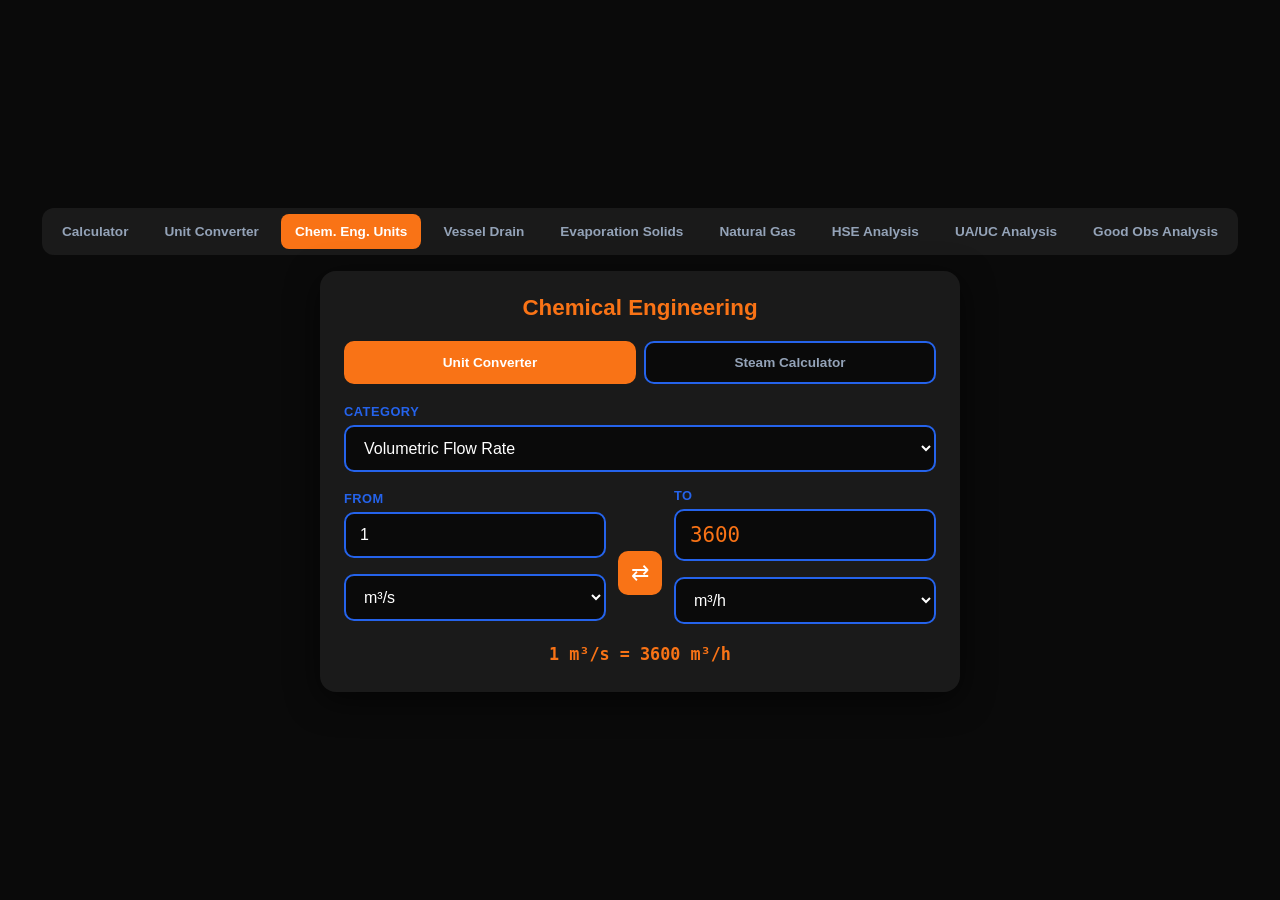
<file: chem-eng.html>
<!DOCTYPE html>
<html lang="en">
<head>
  <meta charset="UTF-8">
  <meta name="viewport" content="width=device-width, initial-scale=1.0">
  <title>Chemical Engineering Units</title>
  <link rel="stylesheet" href="style.css">
</head>
<body>
  <nav class="nav">
    <a href="index.html" class="nav-link">Calculator</a>
    <a href="converter.html" class="nav-link">Unit Converter</a>
    <a href="chem-eng.html" class="nav-link active">Chem. Eng. Units</a>
    <a href="drain.html" class="nav-link">Vessel Drain</a>
    <a href="evaporation.html" class="nav-link">Evaporation Solids</a>
    <a href="natural-gas.html" class="nav-link">Natural Gas</a>
    <a href="hse-analysis.html" class="nav-link">HSE Analysis</a>
    <a href="hse-ua-uc.html" class="nav-link">UA/UC Analysis</a>
    <a href="hse-good-obs.html" class="nav-link">Good Obs Analysis</a>
  </nav>

  <div class="converter chem-page">
    <h1 class="converter-title">Chemical Engineering</h1>

    <div class="tabs">
      <button class="tab active" data-tab="units">Unit Converter</button>
      <button class="tab" data-tab="steam">Steam Calculator</button>
    </div>

    <div id="units-panel" class="tab-panel active">
      <label class="field-label" for="category">Category</label>
      <select id="category" class="select"></select>

      <div class="conversion-row">
        <div class="conversion-field">
          <label class="field-label" for="from-value">From</label>
          <input type="number" id="from-value" class="input" value="1" step="any">
          <select id="from-unit" class="select"></select>
        </div>

        <button id="swap-btn" class="swap-btn" title="Swap units">⇄</button>

        <div class="conversion-field">
          <label class="field-label" for="to-value">To</label>
          <input type="text" id="to-value" class="input result" readonly>
          <select id="to-unit" class="select"></select>
        </div>
      </div>

      <p class="formula" id="formula"></p>
    </div>

    <div id="steam-panel" class="tab-panel">
      <h2 class="section-title">Saturated Steam Properties</h2>
      <p class="section-hint">Lookup properties at saturation (0.01–100 bar). Uses interpolated steam table data.</p>

      <div class="steam-row">
        <div class="steam-field">
          <label class="field-label" for="steam-input-mode">Known variable</label>
          <select id="steam-input-mode" class="select">
            <option value="pressure">Pressure</option>
            <option value="temperature">Temperature</option>
          </select>
        </div>
        <div class="steam-field">
          <label class="field-label" for="steam-input-value">Value</label>
          <input type="number" id="steam-input-value" class="input" value="10" step="any">
        </div>
        <div class="steam-field">
          <label class="field-label" for="steam-input-unit">Unit</label>
          <select id="steam-input-unit" class="select"></select>
        </div>
      </div>

      <div class="steam-row">
        <div class="steam-field">
          <label class="field-label" for="steam-quality">Quality (x) — wet steam</label>
          <input type="number" id="steam-quality" class="input" value="1" min="0" max="1" step="0.01">
        </div>
        <div class="steam-field steam-field-btn">
          <button id="steam-calc-btn" class="calc-btn">Calculate Properties</button>
        </div>
      </div>

      <div class="results-table-wrap">
        <table class="results-table" id="steam-results">
          <thead>
            <tr>
              <th>Property</th>
              <th>SI</th>
              <th>British / Imperial</th>
            </tr>
          </thead>
          <tbody></tbody>
        </table>
      </div>

      <hr class="section-divider">

      <h2 class="section-title">Heat Duty</h2>
      <p class="section-hint">Q = ṁ × (h<sub>out</sub> − h<sub>in</sub>)</p>

      <div class="steam-row">
        <div class="steam-field">
          <label class="field-label" for="heat-mass-flow">Mass flow rate</label>
          <input type="number" id="heat-mass-flow" class="input" value="1000" step="any">
        </div>
        <div class="steam-field">
          <label class="field-label" for="heat-mass-unit">Unit</label>
          <select id="heat-mass-unit" class="select">
            <option value="kg/h">kg/h</option>
            <option value="kg/s">kg/s</option>
            <option value="g/s">g/s</option>
            <option value="lb/h">lb/h</option>
            <option value="lb/s">lb/s</option>
            <option value="lb/min">lb/min</option>
            <option value="ton/h">ton/h</option>
          </select>
        </div>
      </div>

      <div class="steam-row">
        <div class="steam-field">
          <label class="field-label" for="heat-pin">Inlet pressure</label>
          <input type="number" id="heat-pin" class="input" value="1" step="any">
        </div>
        <div class="steam-field">
          <label class="field-label" for="heat-xin">Inlet quality (x)</label>
          <input type="number" id="heat-xin" class="input" value="0" min="0" max="1" step="0.01">
        </div>
        <div class="steam-field">
          <label class="field-label" for="heat-p-unit">Pressure unit</label>
          <select id="heat-p-unit" class="select">
            <option value="bar">bar</option>
            <option value="Pa">Pa</option>
            <option value="kPa">kPa</option>
            <option value="MPa">MPa</option>
            <option value="atm">atm</option>
            <option value="psi">psi</option>
            <option value="psf">psf</option>
            <option value="in Hg">in Hg</option>
            <option value="mmHg">mmHg</option>
            <option value="in H₂O">in H₂O</option>
            <option value="ft H₂O">ft H₂O</option>
          </select>
        </div>
      </div>

      <div class="steam-row">
        <div class="steam-field">
          <label class="field-label" for="heat-pout">Outlet pressure</label>
          <input type="number" id="heat-pout" class="input" value="10" step="any">
        </div>
        <div class="steam-field">
          <label class="field-label" for="heat-xout">Outlet quality (x)</label>
          <input type="number" id="heat-xout" class="input" value="1" min="0" max="1" step="0.01">
        </div>
        <div class="steam-field steam-field-btn">
          <button id="heat-calc-btn" class="calc-btn">Calculate Heat Duty</button>
        </div>
      </div>

      <div class="heat-result" id="heat-result"></div>
    </div>
  </div>

  <script src="chem-eng.js"></script>
  <script src="steam.js"></script>
</body>
</html>
</file>
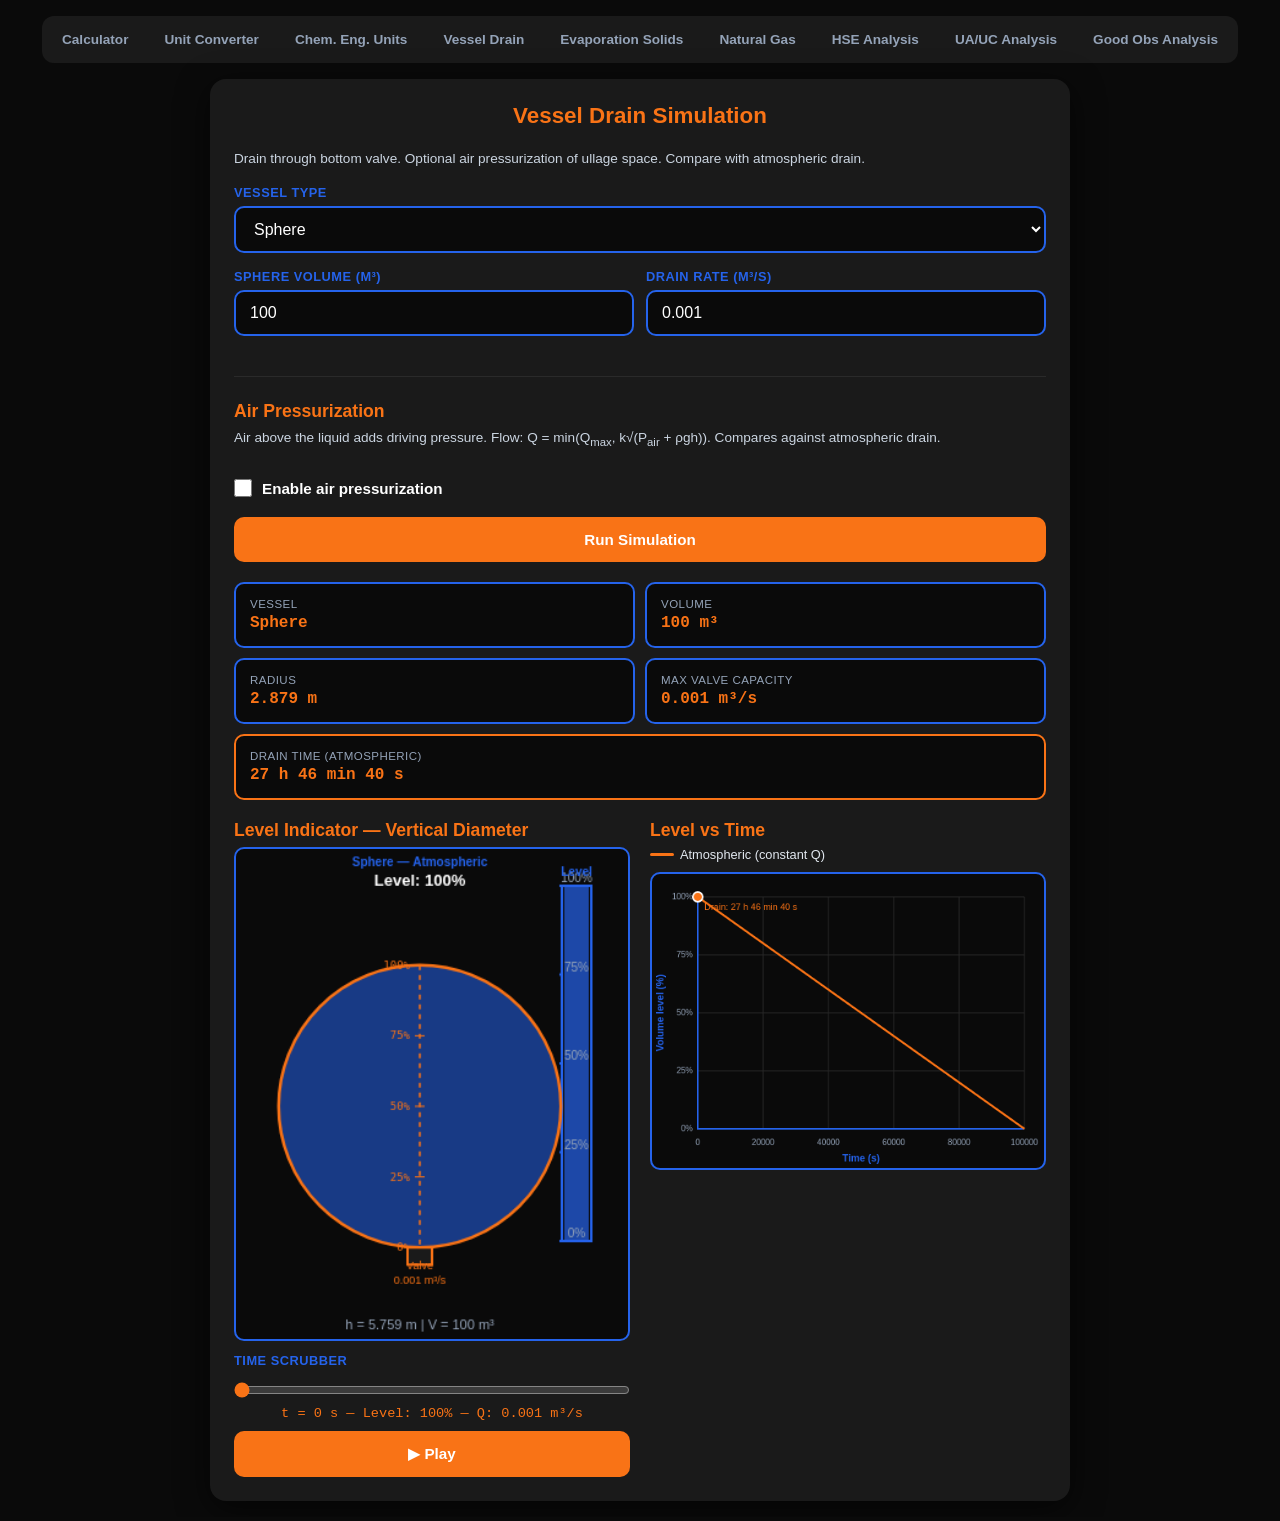
<file: drain.html>
<!DOCTYPE html>
<html lang="en">
<head>
  <meta charset="UTF-8">
  <meta name="viewport" content="width=device-width, initial-scale=1.0">
  <title>Vessel Drain Simulation</title>
  <link rel="stylesheet" href="style.css">
</head>
<body>
  <nav class="nav">
    <a href="index.html" class="nav-link">Calculator</a>
    <a href="converter.html" class="nav-link">Unit Converter</a>
    <a href="chem-eng.html" class="nav-link">Chem. Eng. Units</a>
    <a href="drain.html" class="nav-link">Vessel Drain</a>
    <a href="evaporation.html" class="nav-link">Evaporation Solids</a>
    <a href="natural-gas.html" class="nav-link">Natural Gas</a>
    <a href="hse-analysis.html" class="nav-link">HSE Analysis</a>
    <a href="hse-ua-uc.html" class="nav-link">UA/UC Analysis</a>
    <a href="hse-good-obs.html" class="nav-link">Good Obs Analysis</a>
  </nav>

  <div class="converter drain-page">
    <h1 class="converter-title">Vessel Drain Simulation</h1>
    <p class="section-hint">Drain through bottom valve. Optional air pressurization of ullage space. Compare with atmospheric drain.</p>

    <label class="field-label" for="vessel-type">Vessel type</label>
    <select id="vessel-type" class="select">
      <option value="sphere">Sphere</option>
      <option value="cylinder">Horizontal Cylinder</option>
    </select>

    <div id="sphere-inputs" class="vessel-inputs">
      <div class="steam-row">
        <div class="steam-field">
          <label class="field-label" for="sphere-volume">Sphere volume (m³)</label>
          <input type="number" id="sphere-volume" class="input" value="100" step="any" min="0.001">
        </div>
        <div class="steam-field">
          <label class="field-label" for="sphere-rate">Drain rate (m³/s)</label>
          <input type="number" id="sphere-rate" class="input" value="0.001" step="any" min="0.000001">
        </div>
      </div>
    </div>

    <div id="cylinder-inputs" class="vessel-inputs hidden">
      <div class="steam-row">
        <div class="steam-field">
          <label class="field-label" for="cyl-diameter">Diameter (m)</label>
          <input type="number" id="cyl-diameter" class="input" value="10" step="any" min="0.001">
        </div>
        <div class="steam-field">
          <label class="field-label" for="cyl-length">Length (m)</label>
          <input type="number" id="cyl-length" class="input" value="60" step="any" min="0.001">
        </div>
        <div class="steam-field">
          <label class="field-label" for="cyl-rate">Drain rate (m³/s)</label>
          <input type="number" id="cyl-rate" class="input" value="1" step="any" min="0.000001">
        </div>
      </div>
    </div>

    <hr class="section-divider">

    <h2 class="section-title">Air Pressurization</h2>
    <p class="section-hint">Air above the liquid adds driving pressure. Flow: Q = min(Q<sub>max</sub>, k√(P<sub>air</sub> + ρgh)). Compares against atmospheric drain.</p>

    <div class="steam-row press-row">
      <div class="steam-field press-toggle">
        <label class="checkbox-label">
          <input type="checkbox" id="press-enabled">
          Enable air pressurization
        </label>
      </div>
    </div>

    <div id="press-inputs" class="vessel-inputs hidden">
      <div class="steam-row">
        <div class="steam-field">
          <label class="field-label" for="press-pressure">Initial gauge pressure</label>
          <input type="number" id="press-pressure" class="input" value="2" step="any" min="0">
        </div>
        <div class="steam-field">
          <label class="field-label" for="press-unit">Unit</label>
          <select id="press-unit" class="select">
            <option value="bar">bar</option>
            <option value="kPa">kPa</option>
            <option value="psi">psi</option>
          </select>
        </div>
        <div class="steam-field">
          <label class="field-label" for="press-mode">Air supply mode</label>
          <select id="press-mode" class="select">
            <option value="constant">Constant (regulated supply)</option>
            <option value="sealed">Sealed ullage (isothermal gas)</option>
          </select>
        </div>
      </div>
      <div class="steam-row" id="ullage-row">
        <div class="steam-field">
          <label class="field-label" for="ullage-pct">Initial ullage (air space %)</label>
          <input type="number" id="ullage-pct" class="input" value="5" step="any" min="0.1" max="50">
        </div>
      </div>
    </div>

    <button id="simulate-btn" class="calc-btn">Run Simulation</button>

    <div class="drain-summary" id="drain-summary"></div>

    <div class="drain-layout">
      <div class="drain-visual-panel">
        <h2 class="section-title" id="visual-title">Level Indicator — Vertical Diameter</h2>
        <canvas id="vessel-canvas" width="320" height="400"></canvas>
        <div class="drain-controls">
          <label class="field-label" for="time-slider">Time scrubber</label>
          <input type="range" id="time-slider" class="time-slider" min="0" max="100000" value="0" step="100">
          <div class="time-display" id="time-display">t = 0 s — Level: 100%</div>
          <button id="play-btn" class="calc-btn play-btn">▶ Play</button>
        </div>
      </div>

      <div class="drain-graph-panel">
        <h2 class="section-title">Level vs Time</h2>
        <div class="graph-legend" id="graph-legend"></div>
        <canvas id="graph-canvas" width="480" height="360"></canvas>
      </div>
    </div>
  </div>

  <script src="drain.js"></script>
</body>
</html>
</file>
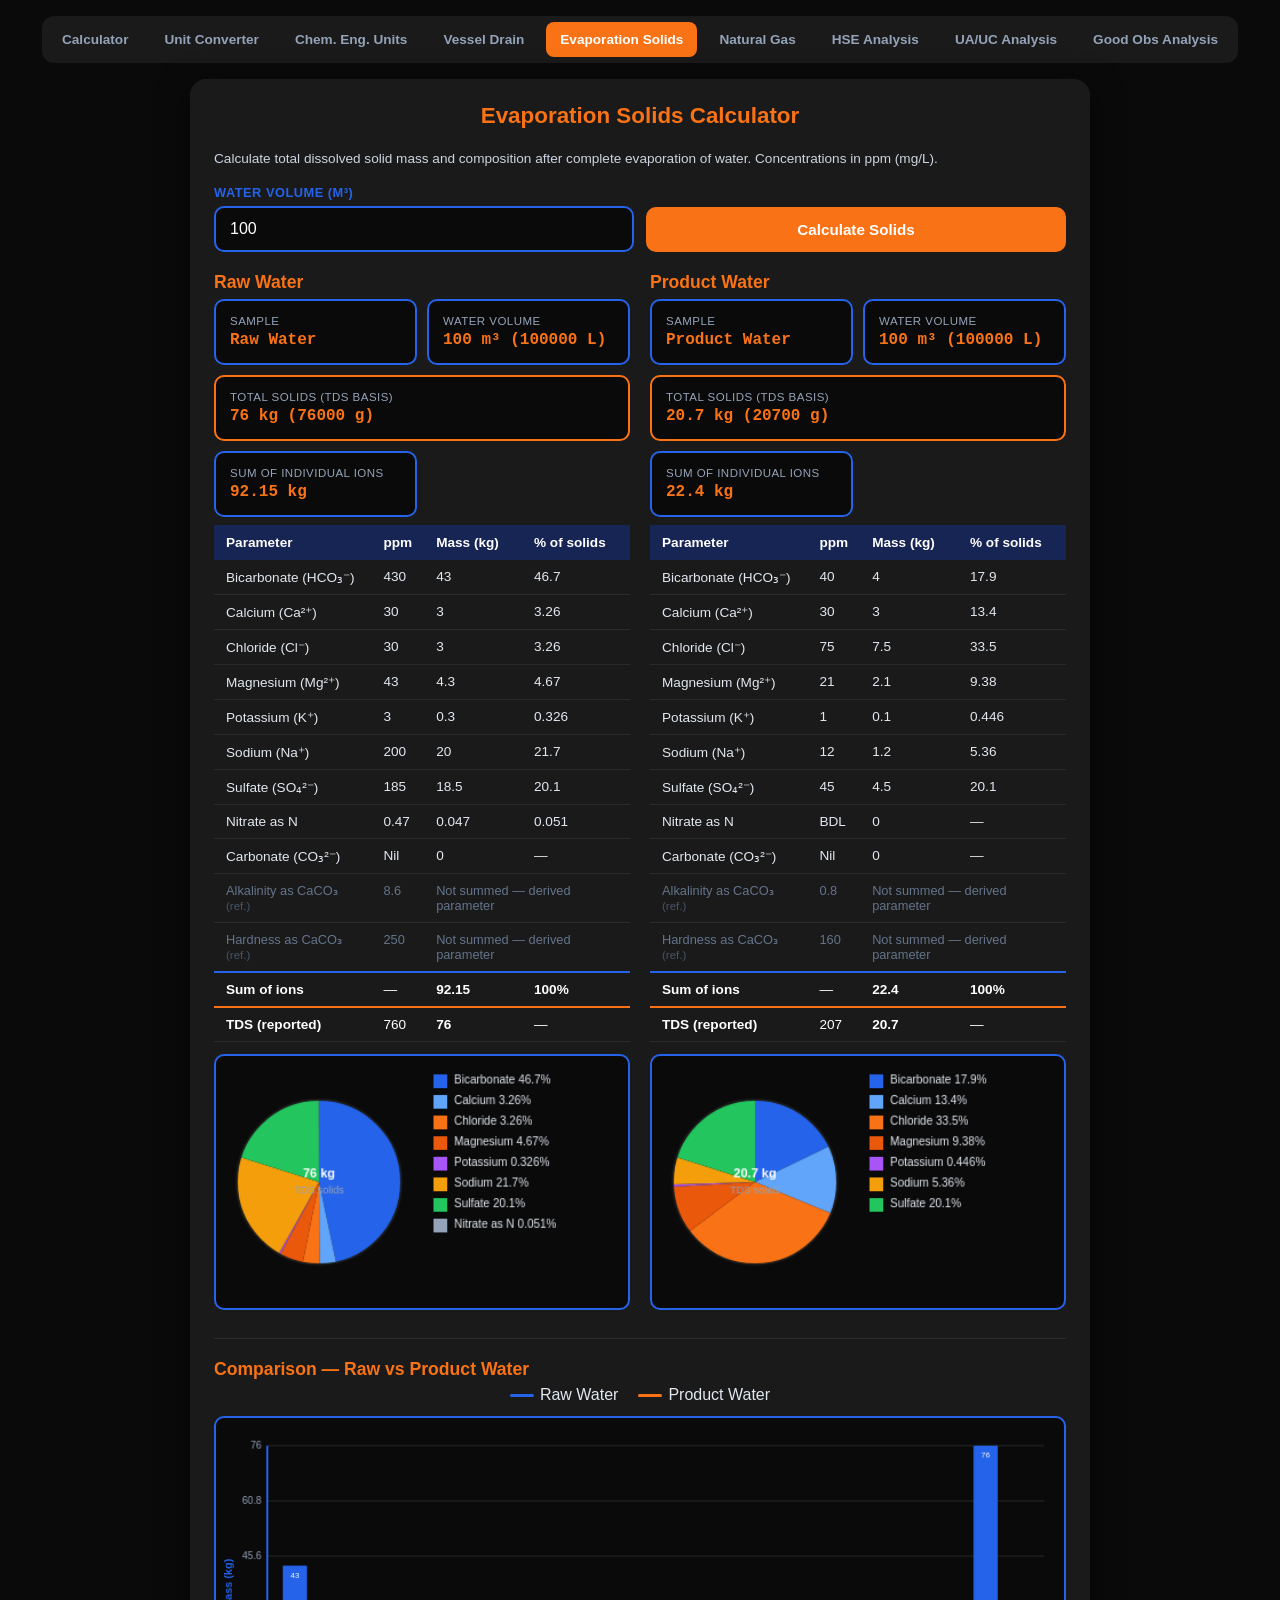
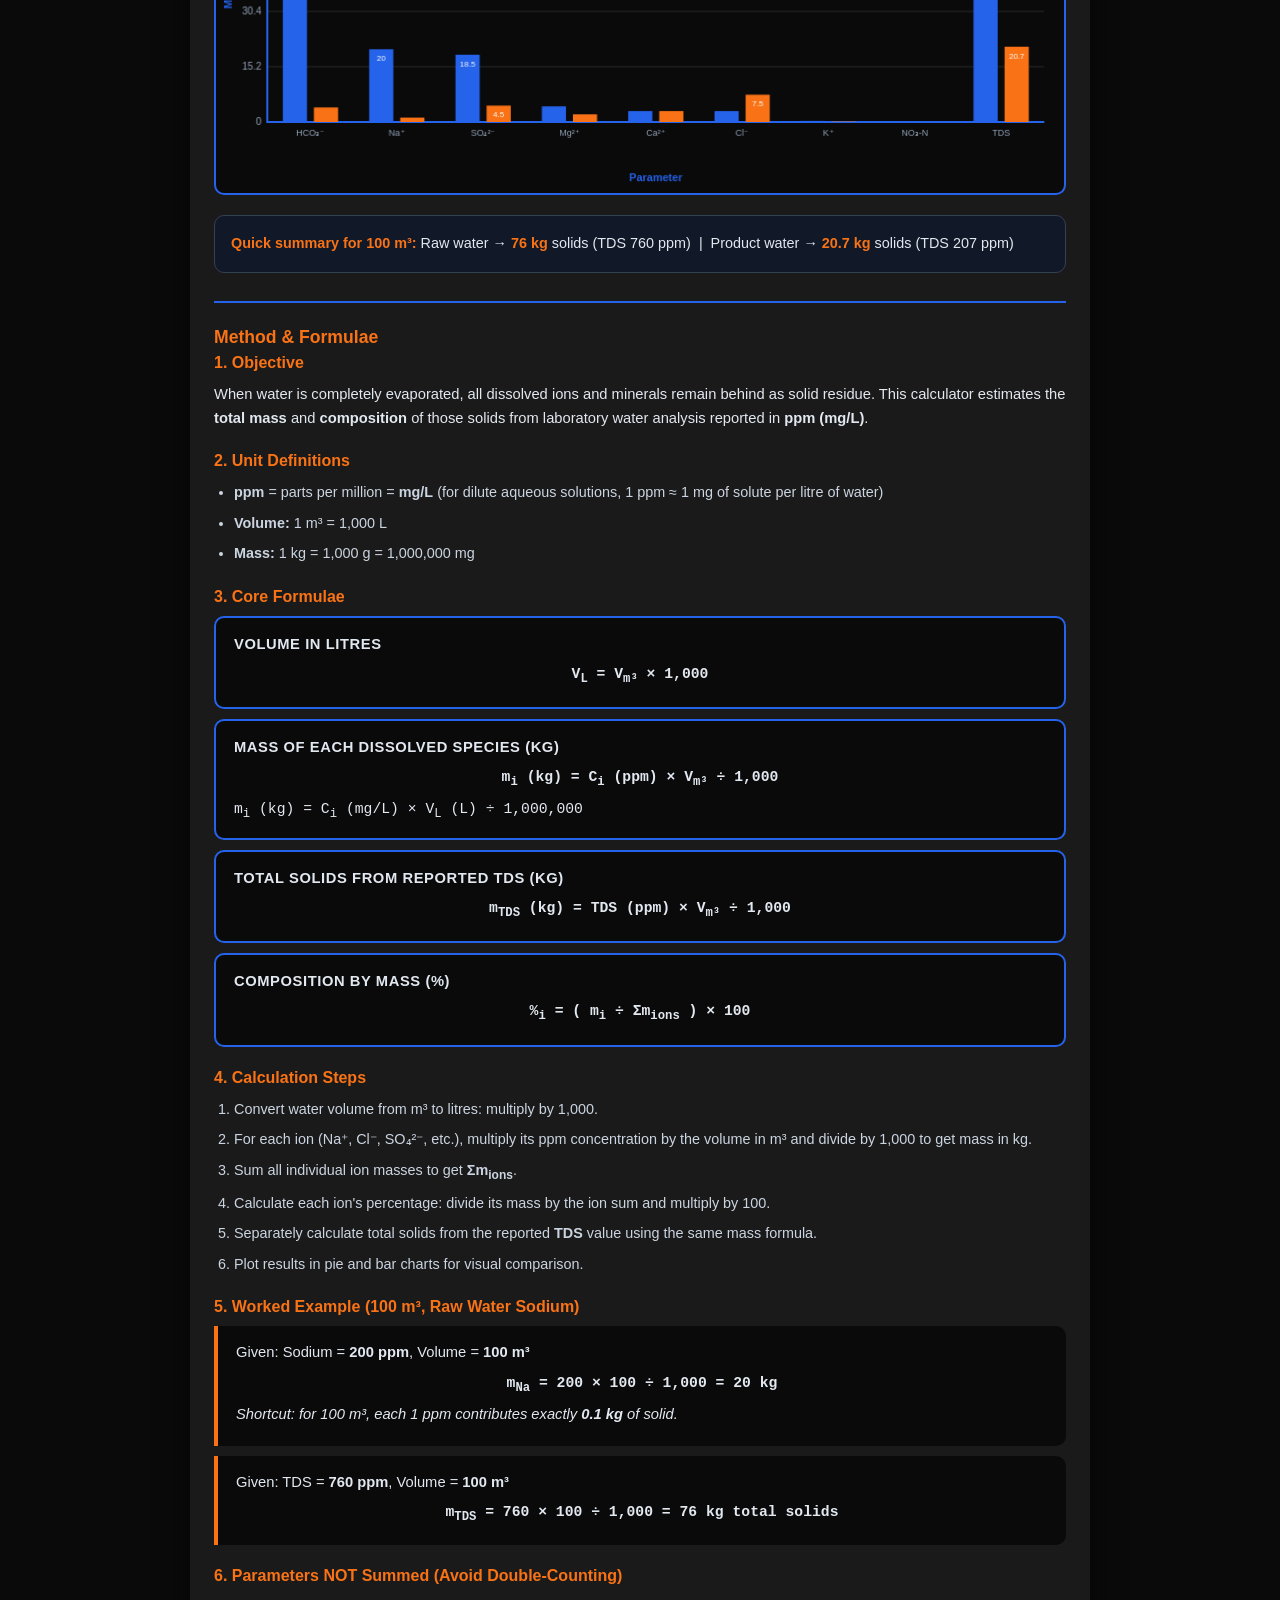
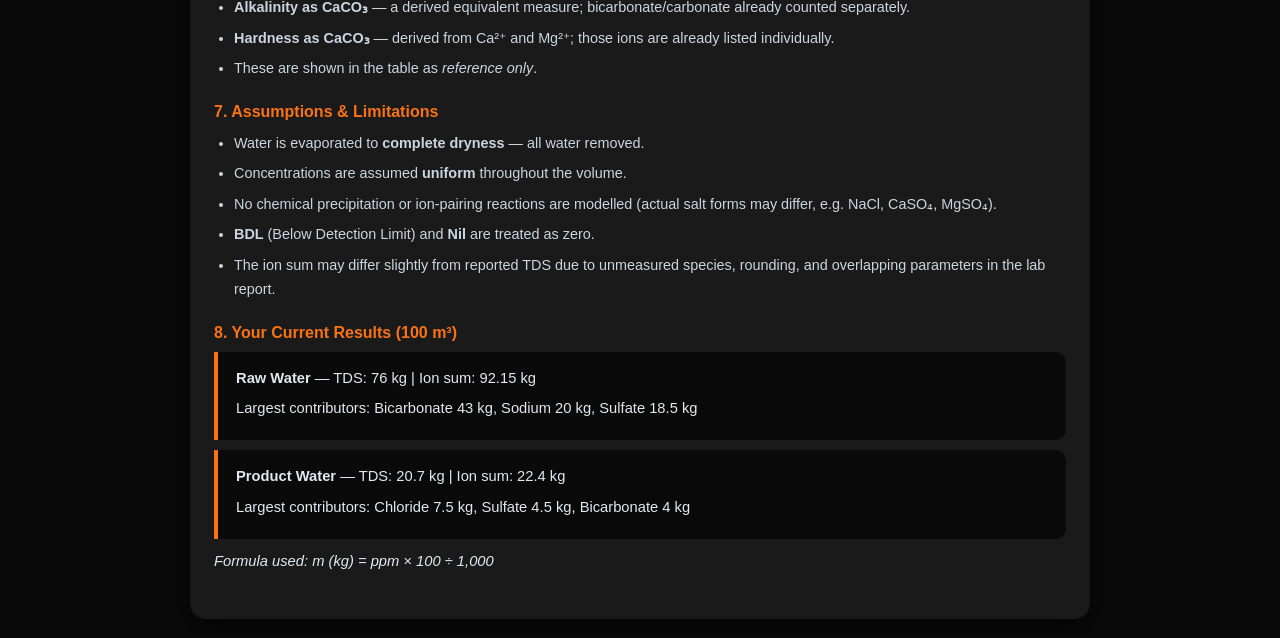
<file: evaporation.html>
<!DOCTYPE html>
<html lang="en">
<head>
  <meta charset="UTF-8">
  <meta name="viewport" content="width=device-width, initial-scale=1.0">
  <title>Evaporation Solids Calculator</title>
  <link rel="stylesheet" href="style.css">
</head>
<body>
  <nav class="nav">
    <a href="index.html" class="nav-link">Calculator</a>
    <a href="converter.html" class="nav-link">Unit Converter</a>
    <a href="chem-eng.html" class="nav-link">Chem. Eng. Units</a>
    <a href="drain.html" class="nav-link">Vessel Drain</a>
    <a href="evaporation.html" class="nav-link active">Evaporation Solids</a>
    <a href="natural-gas.html" class="nav-link">Natural Gas</a>
    <a href="hse-analysis.html" class="nav-link">HSE Analysis</a>
    <a href="hse-ua-uc.html" class="nav-link">UA/UC Analysis</a>
    <a href="hse-good-obs.html" class="nav-link">Good Obs Analysis</a>
  </nav>

  <div class="converter evap-page">
    <h1 class="converter-title">Evaporation Solids Calculator</h1>
    <p class="section-hint">Calculate total dissolved solid mass and composition after complete evaporation of water. Concentrations in ppm (mg/L).</p>

    <div class="steam-row">
      <div class="steam-field">
        <label class="field-label" for="water-volume">Water volume (m³)</label>
        <input type="number" id="water-volume" class="input" value="100" step="any" min="0.001">
      </div>
      <div class="steam-field steam-field-btn">
        <button id="calc-btn" class="calc-btn">Calculate Solids</button>
      </div>
    </div>

    <div class="evap-layout">
      <div class="evap-panel" id="raw-panel">
        <h2 class="section-title">Raw Water</h2>
        <div class="evap-summary" id="raw-summary"></div>
        <div class="results-table-wrap">
          <table class="results-table" id="raw-table">
            <thead>
              <tr>
                <th>Parameter</th>
                <th>ppm</th>
                <th>Mass (kg)</th>
                <th>% of solids</th>
              </tr>
            </thead>
            <tbody></tbody>
          </table>
        </div>
        <canvas id="raw-chart" width="360" height="220"></canvas>
      </div>

      <div class="evap-panel" id="product-panel">
        <h2 class="section-title">Product Water</h2>
        <div class="evap-summary" id="product-summary"></div>
        <div class="results-table-wrap">
          <table class="results-table" id="product-table">
            <thead>
              <tr>
                <th>Parameter</th>
                <th>ppm</th>
                <th>Mass (kg)</th>
                <th>% of solids</th>
              </tr>
            </thead>
            <tbody></tbody>
          </table>
        </div>
        <canvas id="product-chart" width="360" height="220"></canvas>
      </div>
    </div>

    <div class="evap-compare-section">
      <h2 class="section-title">Comparison — Raw vs Product Water</h2>
      <div class="bar-legend">
        <span class="legend-item"><span class="legend-swatch" style="background:#2563eb"></span> Raw Water</span>
        <span class="legend-item"><span class="legend-swatch" style="background:#f97316"></span> Product Water</span>
      </div>
      <canvas id="compare-bar-chart" width="860" height="380"></canvas>
    </div>

    <div class="evap-notes" id="evap-notes"></div>

    <div class="method-section">
      <h2 class="section-title">Method &amp; Formulae</h2>

      <div class="method-block">
        <h3 class="method-heading">1. Objective</h3>
        <p>When water is completely evaporated, all dissolved ions and minerals remain behind as solid residue. This calculator estimates the <strong>total mass</strong> and <strong>composition</strong> of those solids from laboratory water analysis reported in <strong>ppm (mg/L)</strong>.</p>
      </div>

      <div class="method-block">
        <h3 class="method-heading">2. Unit Definitions</h3>
        <ul class="method-list">
          <li><strong>ppm</strong> = parts per million = <strong>mg/L</strong> (for dilute aqueous solutions, 1 ppm ≈ 1 mg of solute per litre of water)</li>
          <li><strong>Volume:</strong> 1 m³ = 1,000 L</li>
          <li><strong>Mass:</strong> 1 kg = 1,000 g = 1,000,000 mg</li>
        </ul>
      </div>

      <div class="method-block">
        <h3 class="method-heading">3. Core Formulae</h3>
        <div class="formula-card">
          <p class="formula-label">Volume in litres</p>
          <p class="formula">V<sub>L</sub> = V<sub>m³</sub> × 1,000</p>
        </div>
        <div class="formula-card">
          <p class="formula-label">Mass of each dissolved species (kg)</p>
          <p class="formula">m<sub>i</sub> (kg) = C<sub>i</sub> (ppm) × V<sub>m³</sub> ÷ 1,000</p>
          <p class="formula-alt">m<sub>i</sub> (kg) = C<sub>i</sub> (mg/L) × V<sub>L</sub> (L) ÷ 1,000,000</p>
        </div>
        <div class="formula-card">
          <p class="formula-label">Total solids from reported TDS (kg)</p>
          <p class="formula">m<sub>TDS</sub> (kg) = TDS (ppm) × V<sub>m³</sub> ÷ 1,000</p>
        </div>
        <div class="formula-card">
          <p class="formula-label">Composition by mass (%)</p>
          <p class="formula">%<sub>i</sub> = ( m<sub>i</sub> ÷ Σm<sub>ions</sub> ) × 100</p>
        </div>
      </div>

      <div class="method-block">
        <h3 class="method-heading">4. Calculation Steps</h3>
        <ol class="method-list ordered">
          <li>Convert water volume from m³ to litres: multiply by 1,000.</li>
          <li>For each ion (Na⁺, Cl⁻, SO₄²⁻, etc.), multiply its ppm concentration by the volume in m³ and divide by 1,000 to get mass in kg.</li>
          <li>Sum all individual ion masses to get <strong>Σm<sub>ions</sub></strong>.</li>
          <li>Calculate each ion's percentage: divide its mass by the ion sum and multiply by 100.</li>
          <li>Separately calculate total solids from the reported <strong>TDS</strong> value using the same mass formula.</li>
          <li>Plot results in pie and bar charts for visual comparison.</li>
        </ol>
      </div>

      <div class="method-block">
        <h3 class="method-heading">5. Worked Example (100 m³, Raw Water Sodium)</h3>
        <div class="example-box">
          <p>Given: Sodium = <strong>200 ppm</strong>, Volume = <strong>100 m³</strong></p>
          <p class="formula">m<sub>Na</sub> = 200 × 100 ÷ 1,000 = <strong>20 kg</strong></p>
          <p class="example-note">Shortcut: for 100 m³, each 1 ppm contributes exactly <strong>0.1 kg</strong> of solid.</p>
        </div>
        <div class="example-box">
          <p>Given: TDS = <strong>760 ppm</strong>, Volume = <strong>100 m³</strong></p>
          <p class="formula">m<sub>TDS</sub> = 760 × 100 ÷ 1,000 = <strong>76 kg</strong> total solids</p>
        </div>
      </div>

      <div class="method-block">
        <h3 class="method-heading">6. Parameters NOT Summed (Avoid Double-Counting)</h3>
        <ul class="method-list">
          <li><strong>Alkalinity as CaCO₃</strong> — a derived equivalent measure; bicarbonate/carbonate already counted separately.</li>
          <li><strong>Hardness as CaCO₃</strong> — derived from Ca²⁺ and Mg²⁺; those ions are already listed individually.</li>
          <li>These are shown in the table as <em>reference only</em>.</li>
        </ul>
      </div>

      <div class="method-block">
        <h3 class="method-heading">7. Assumptions &amp; Limitations</h3>
        <ul class="method-list">
          <li>Water is evaporated to <strong>complete dryness</strong> — all water removed.</li>
          <li>Concentrations are assumed <strong>uniform</strong> throughout the volume.</li>
          <li>No chemical precipitation or ion-pairing reactions are modelled (actual salt forms may differ, e.g. NaCl, CaSO₄, MgSO₄).</li>
          <li><strong>BDL</strong> (Below Detection Limit) and <strong>Nil</strong> are treated as zero.</li>
          <li>The ion sum may differ slightly from reported TDS due to unmeasured species, rounding, and overlapping parameters in the lab report.</li>
        </ul>
      </div>

      <div class="method-block" id="live-results"></div>
    </div>
  </div>

  <script src="evaporation.js"></script>
</body>
</html>
</file>
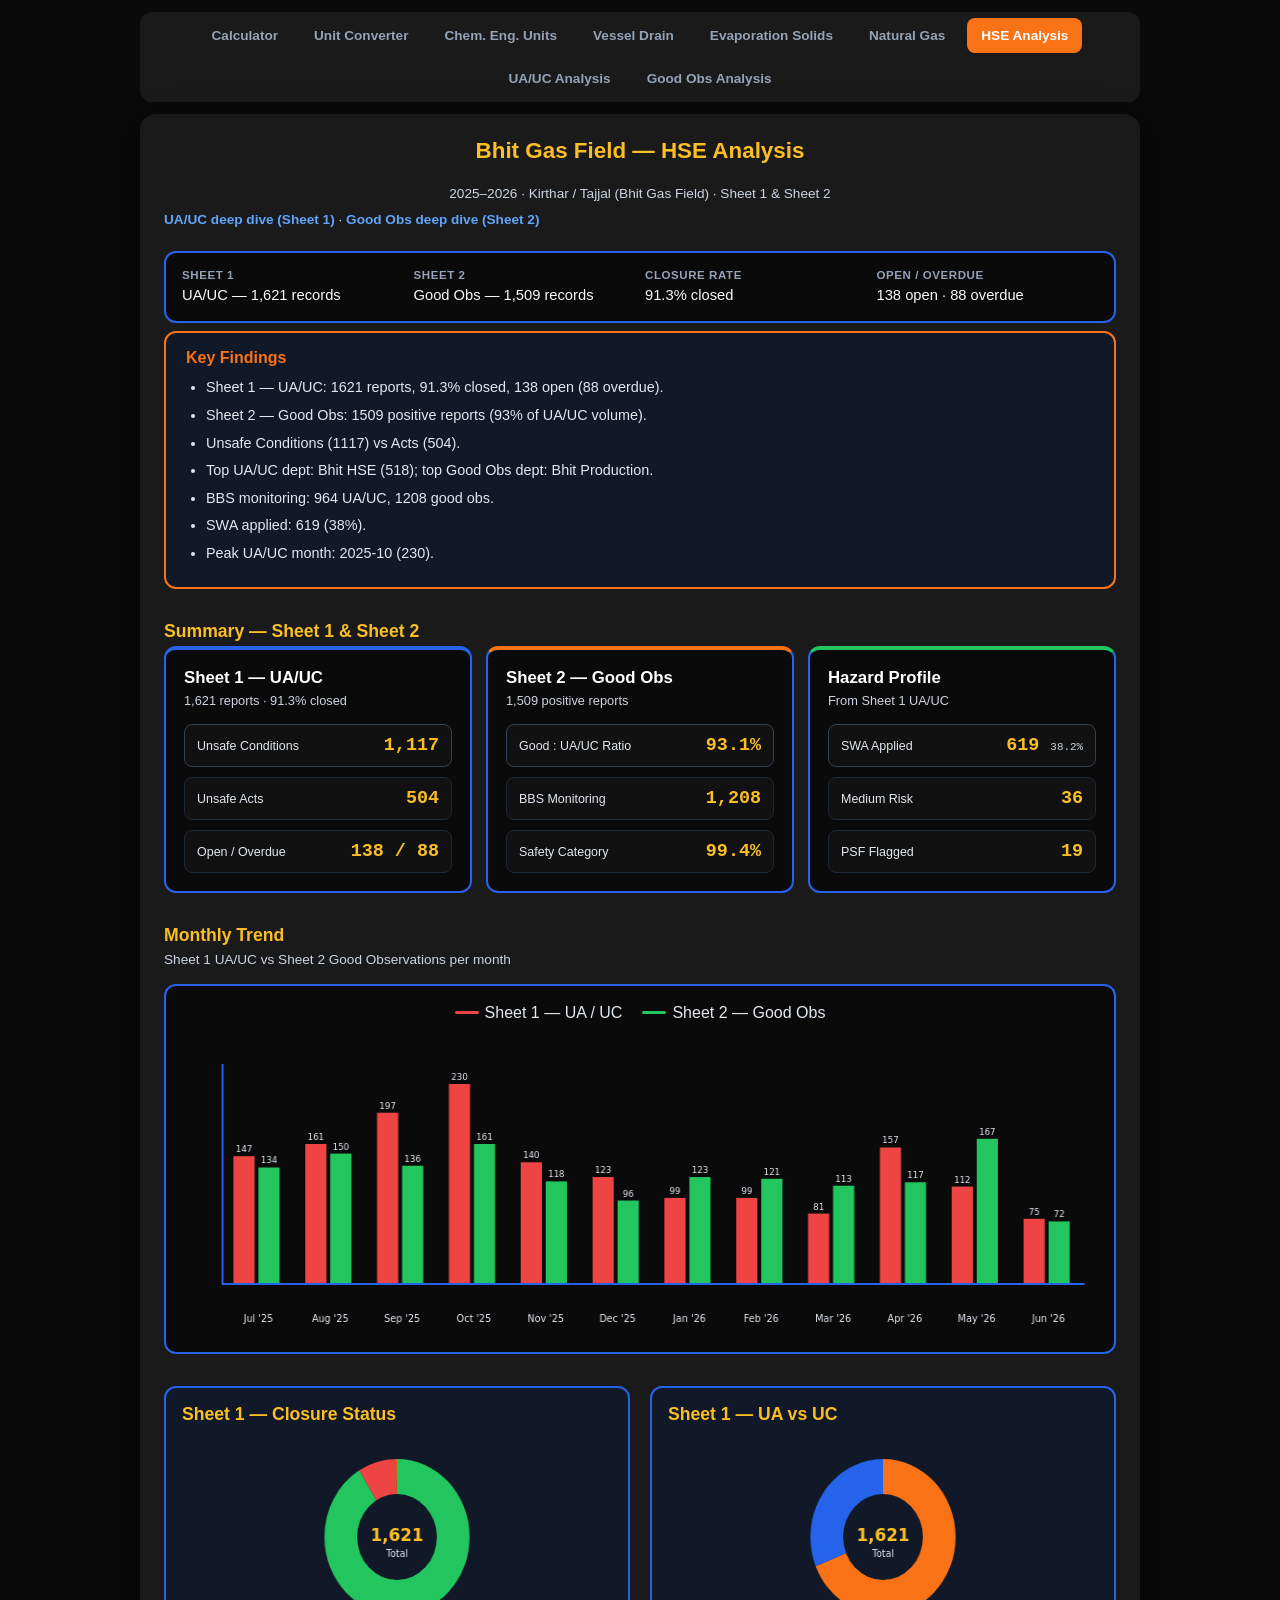
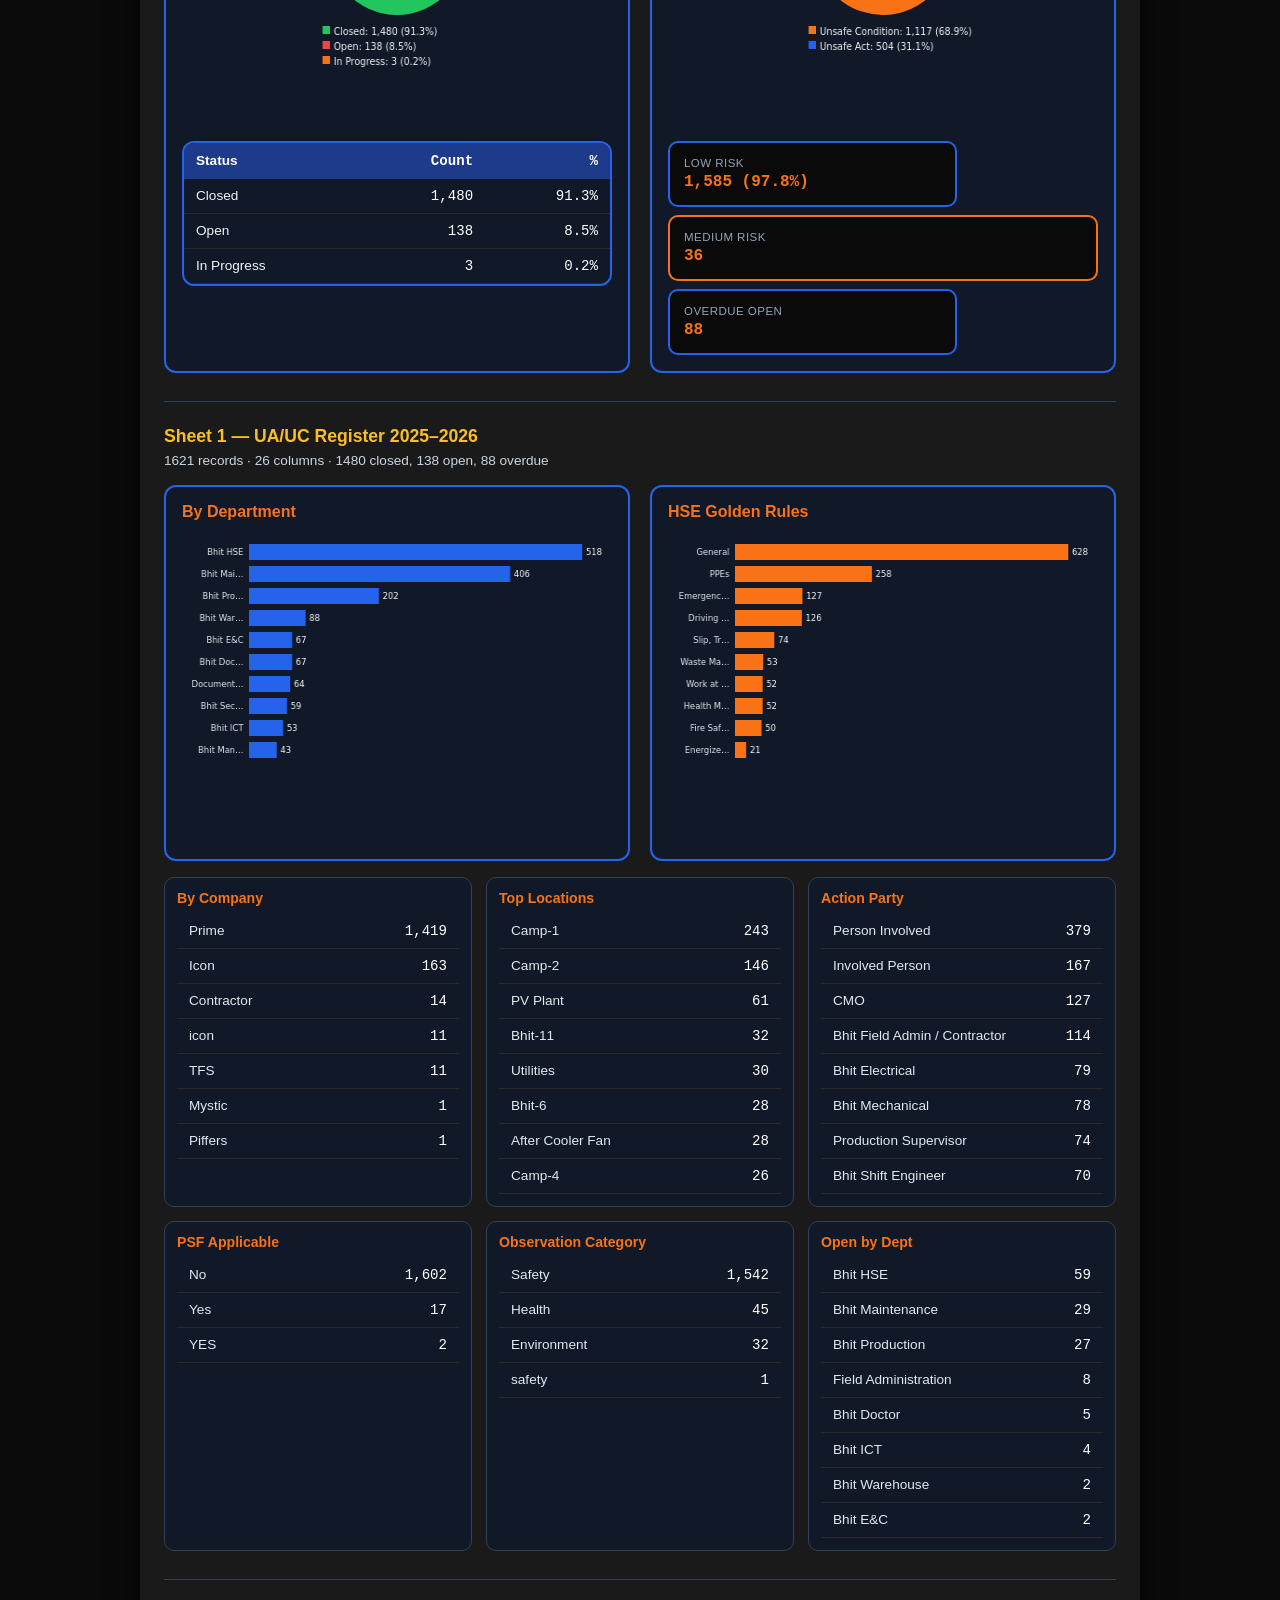
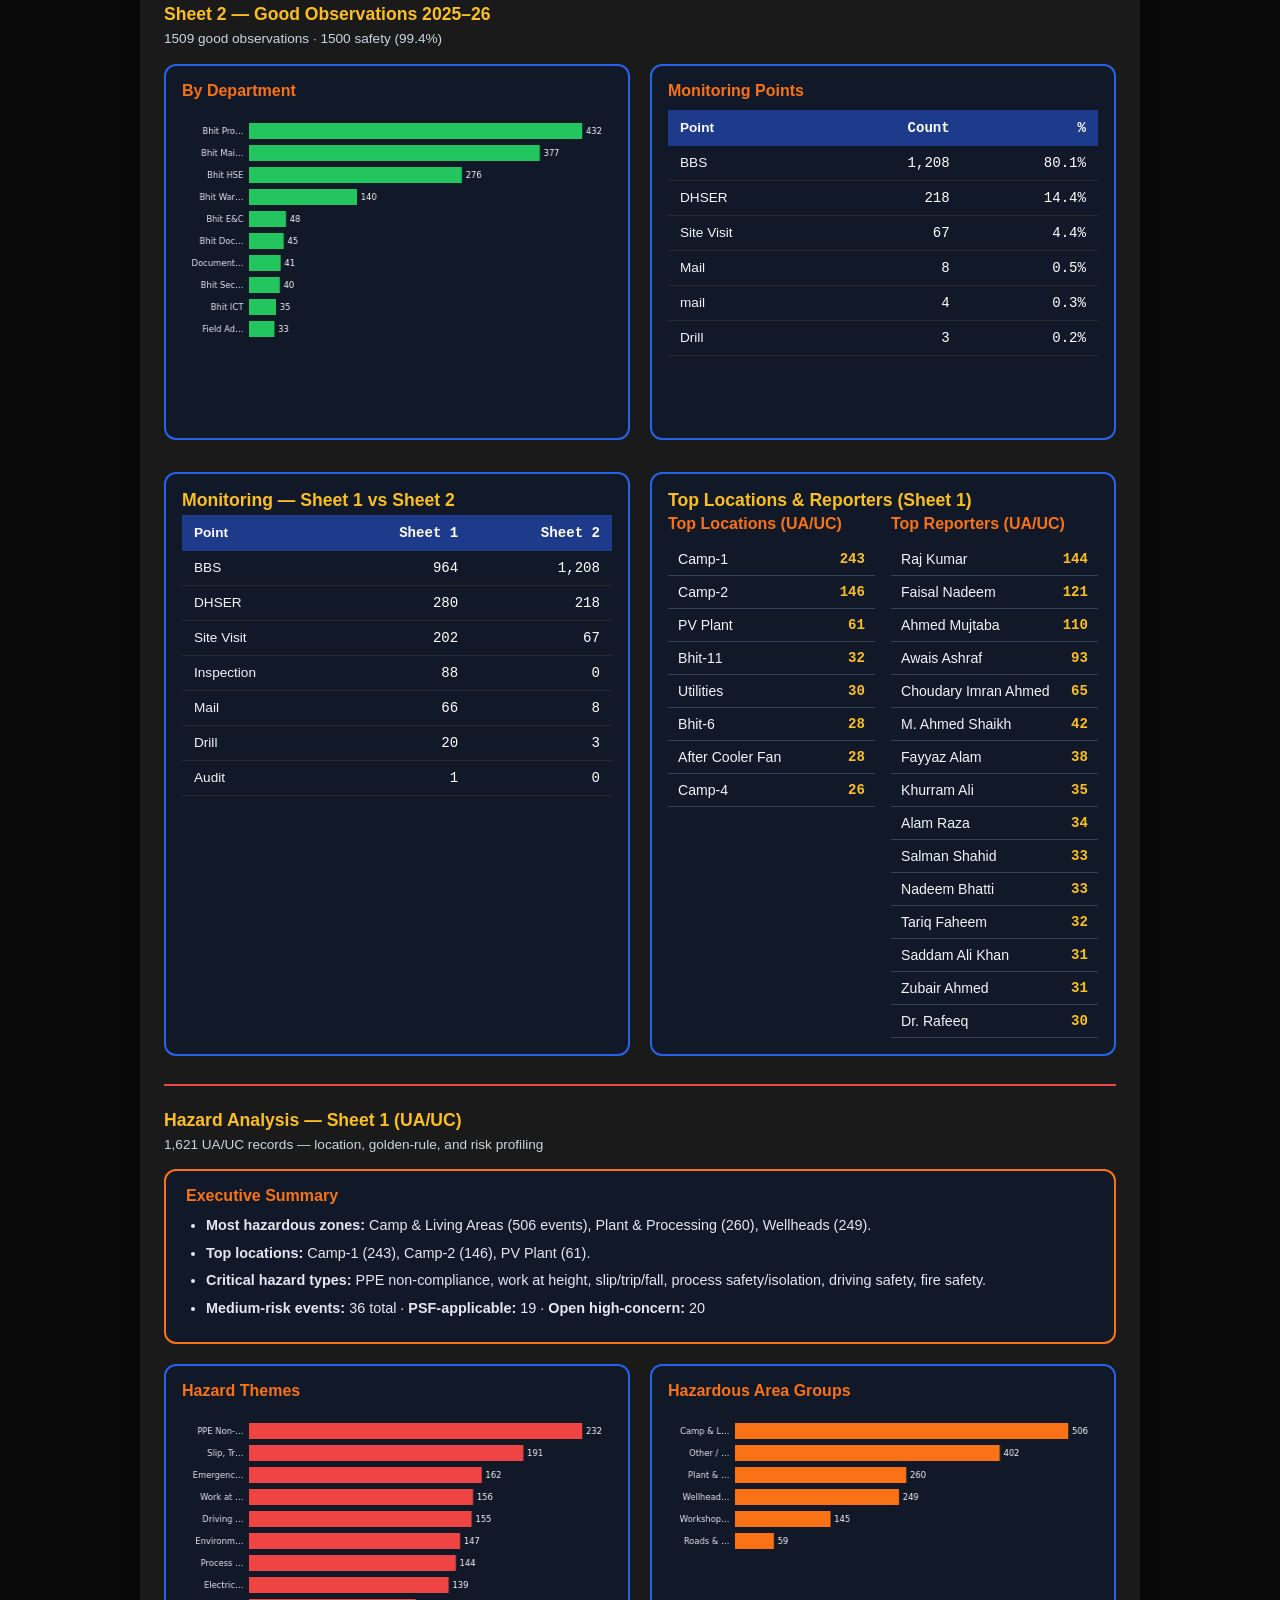
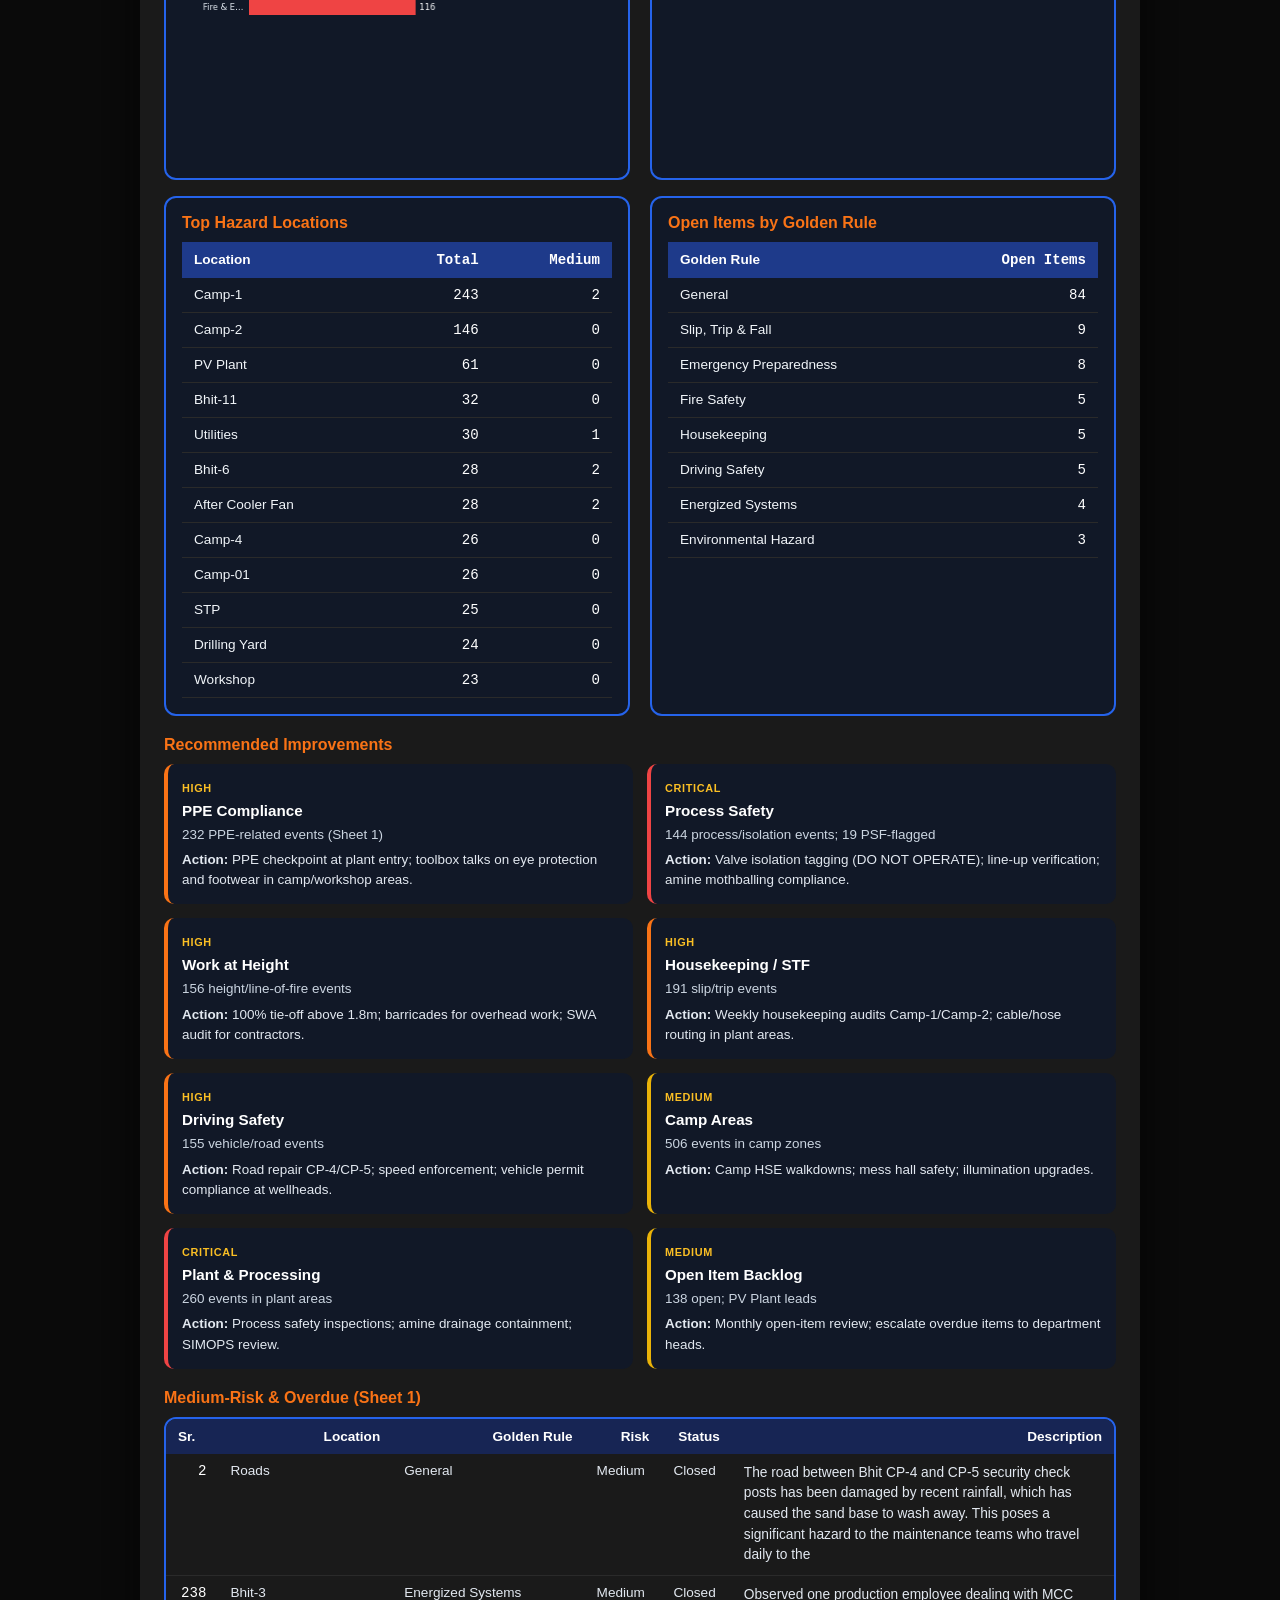
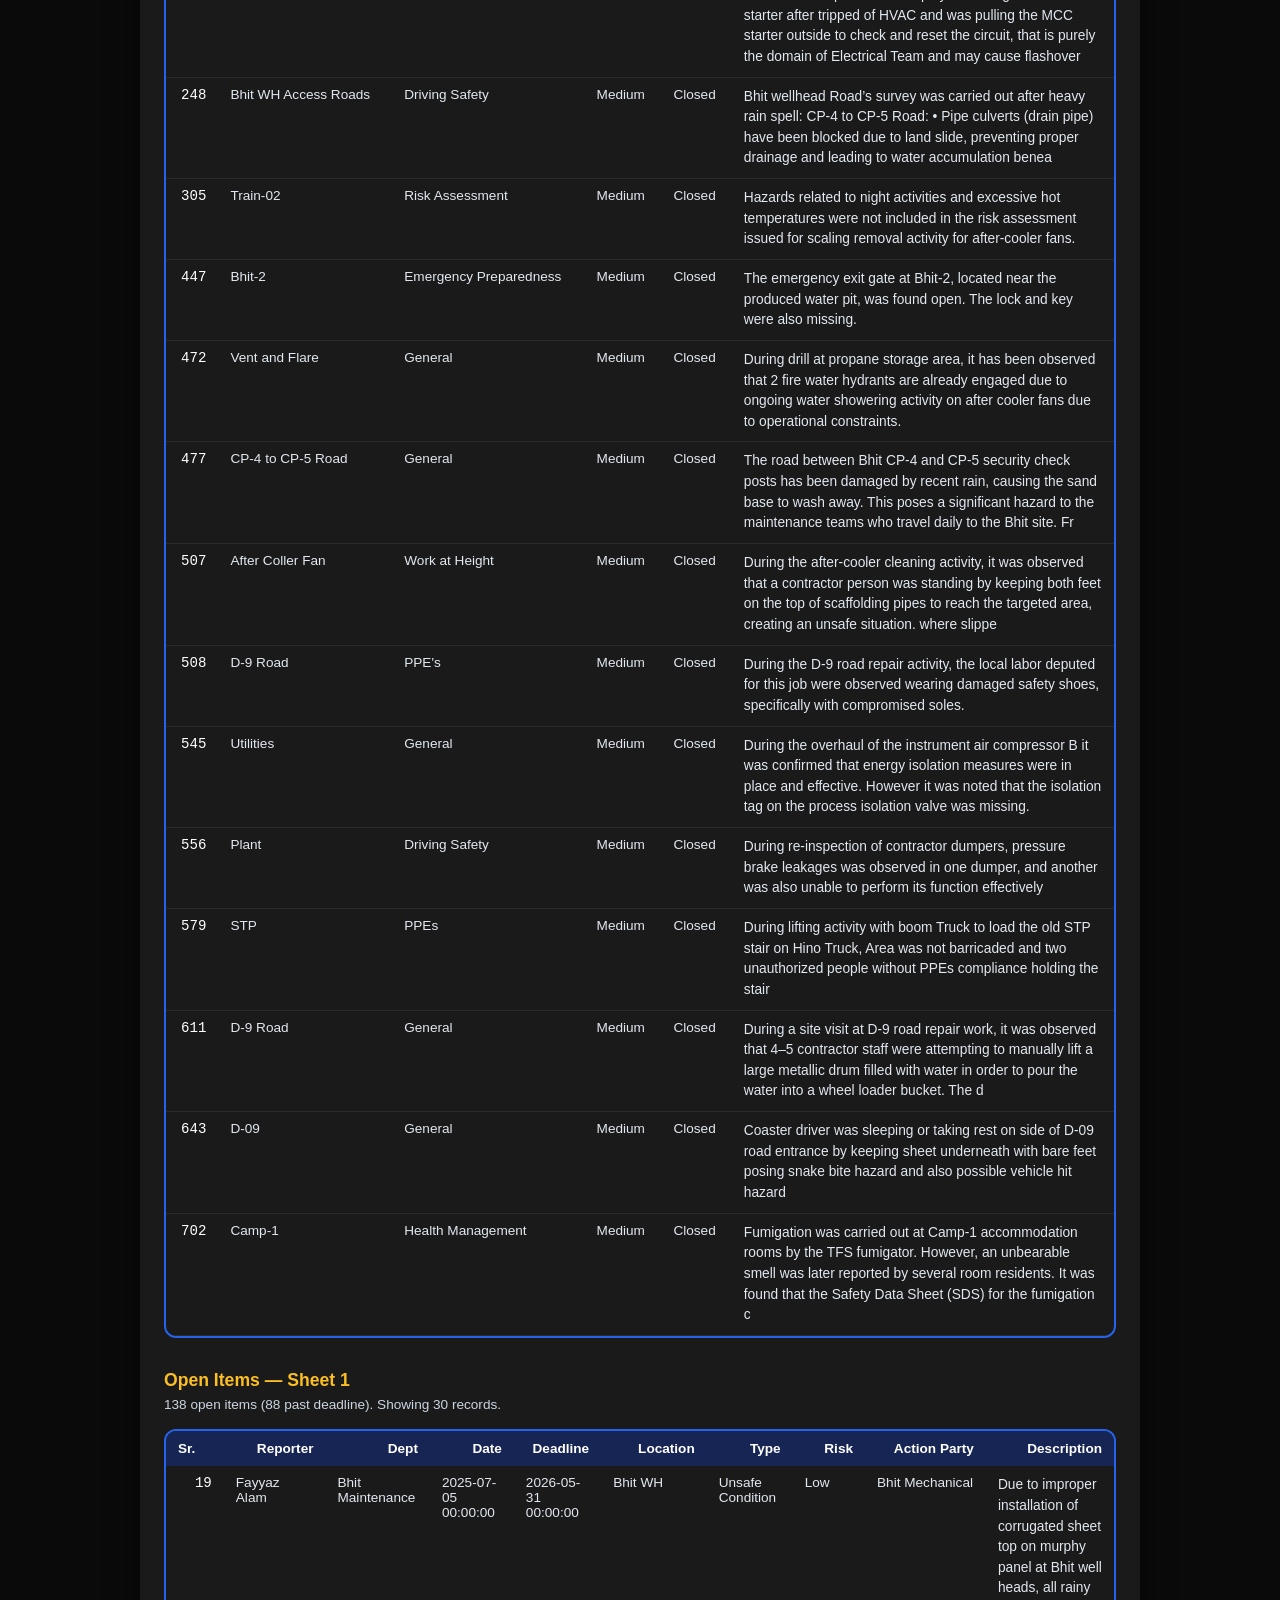
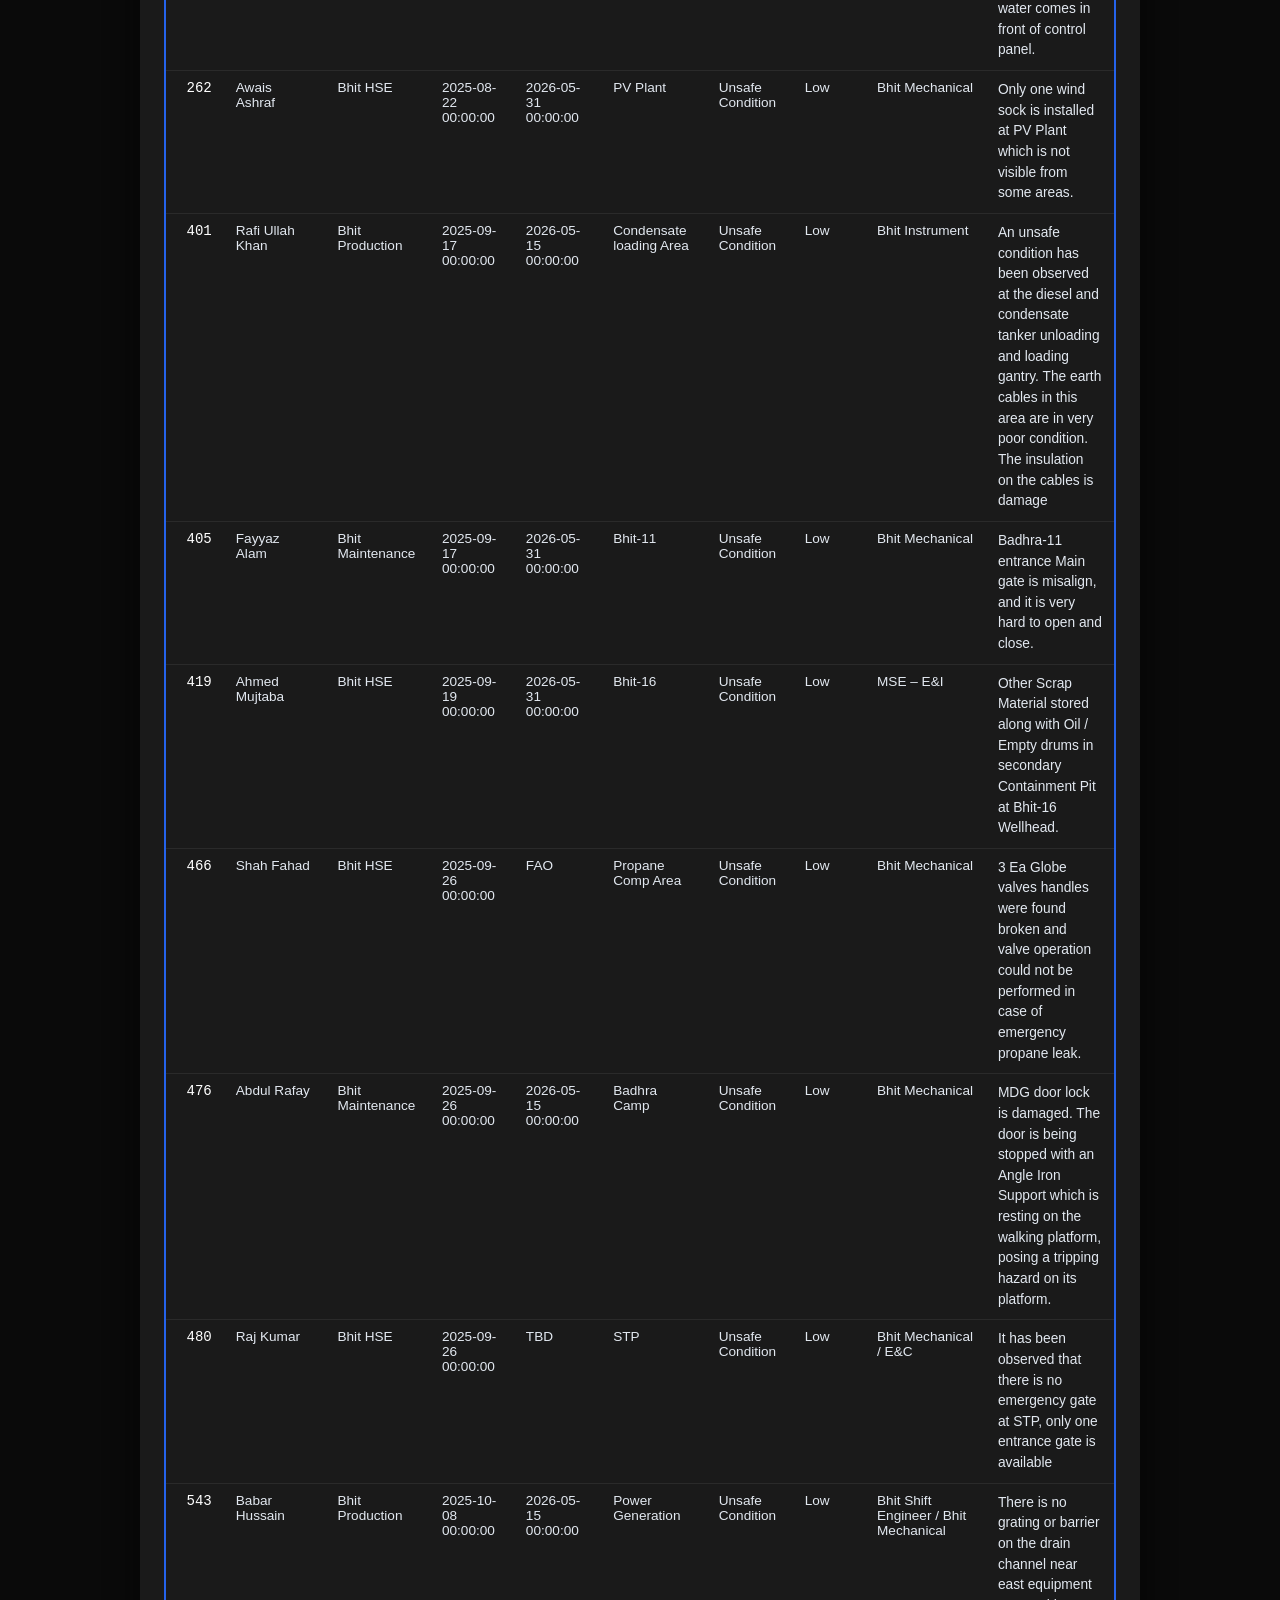
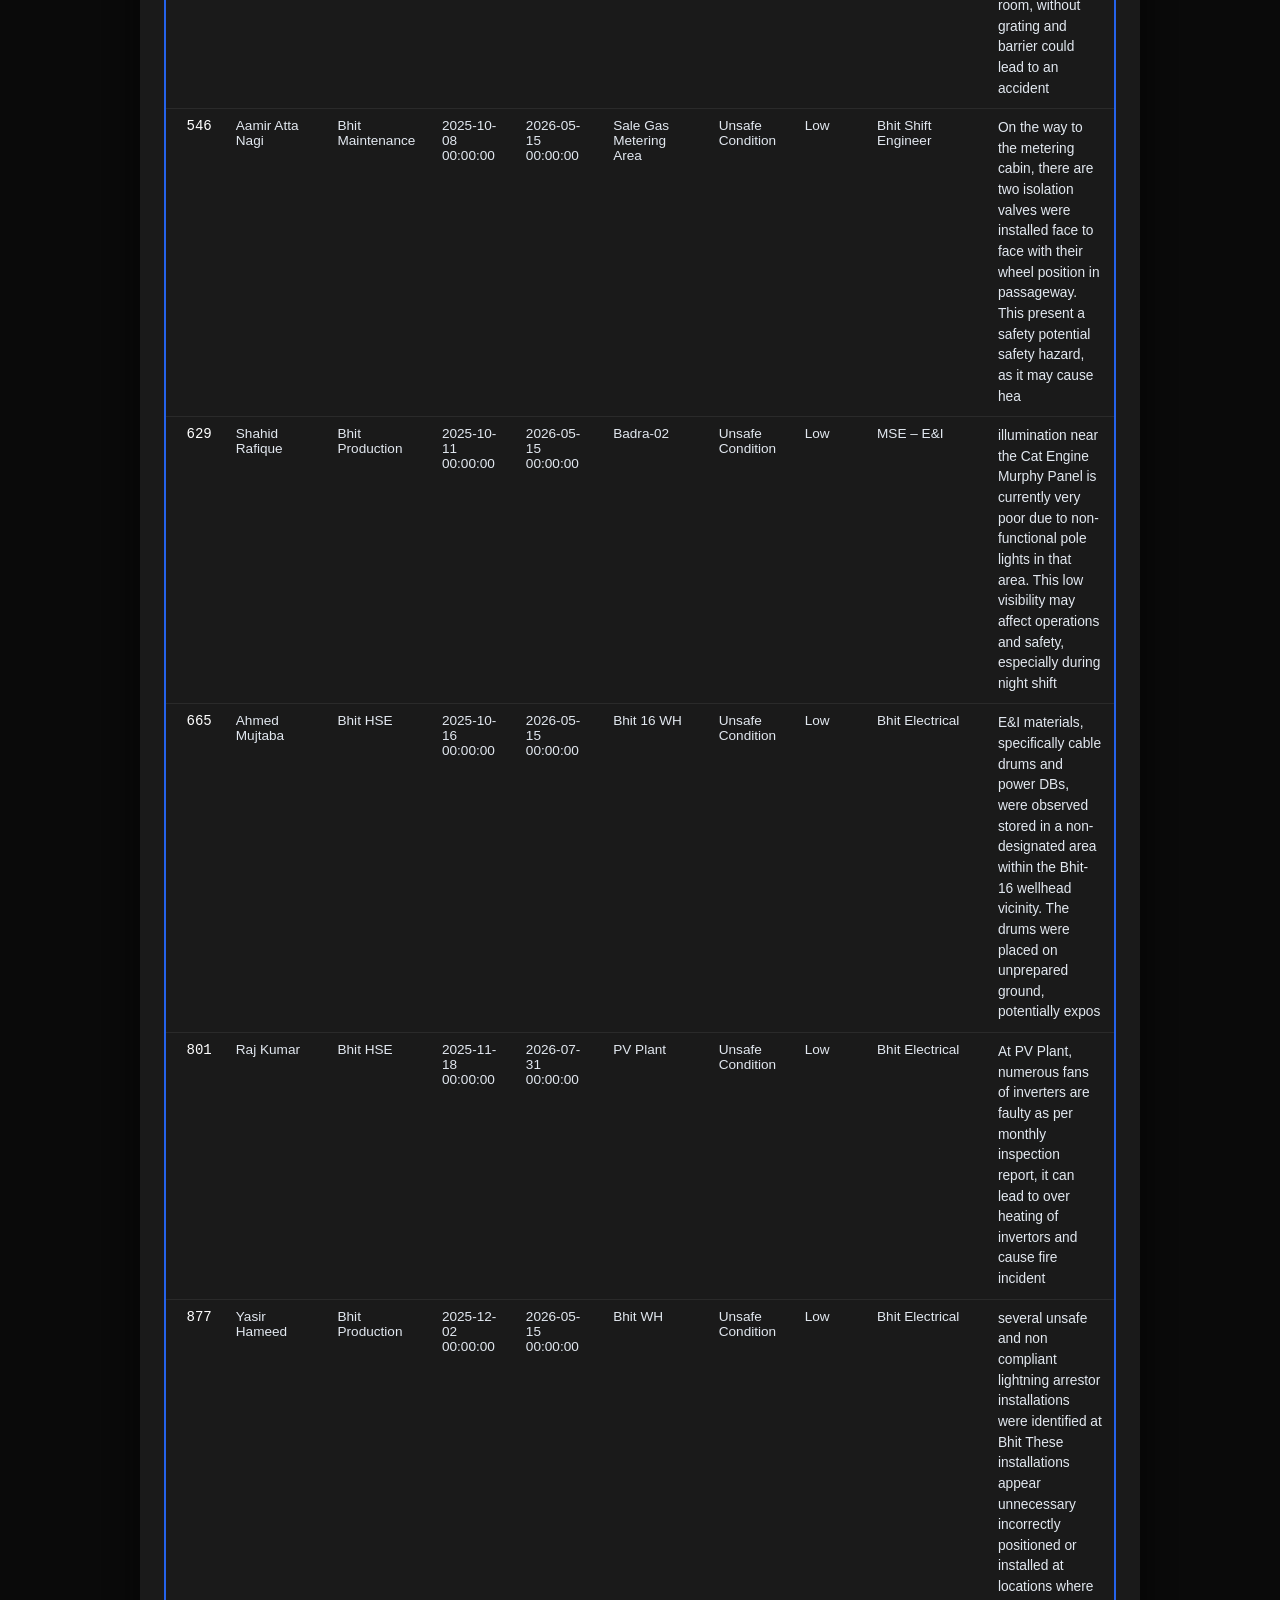
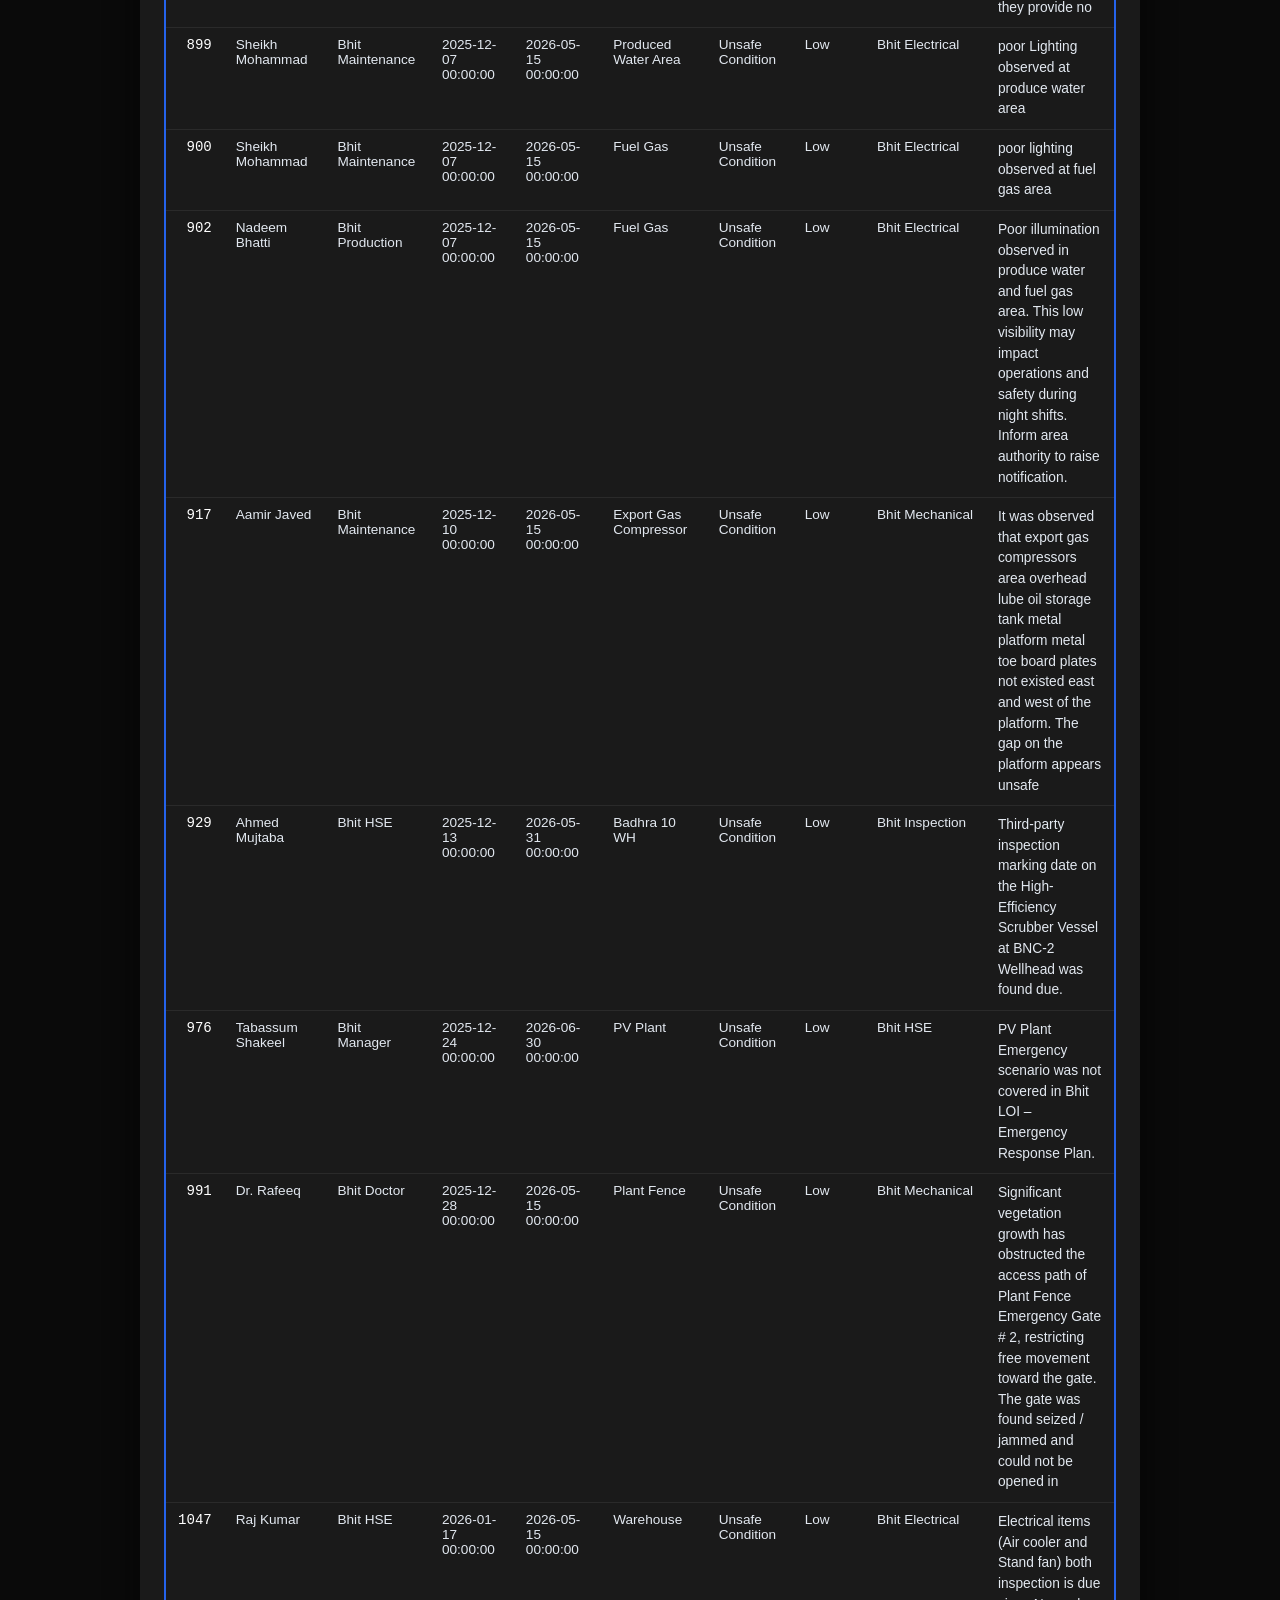
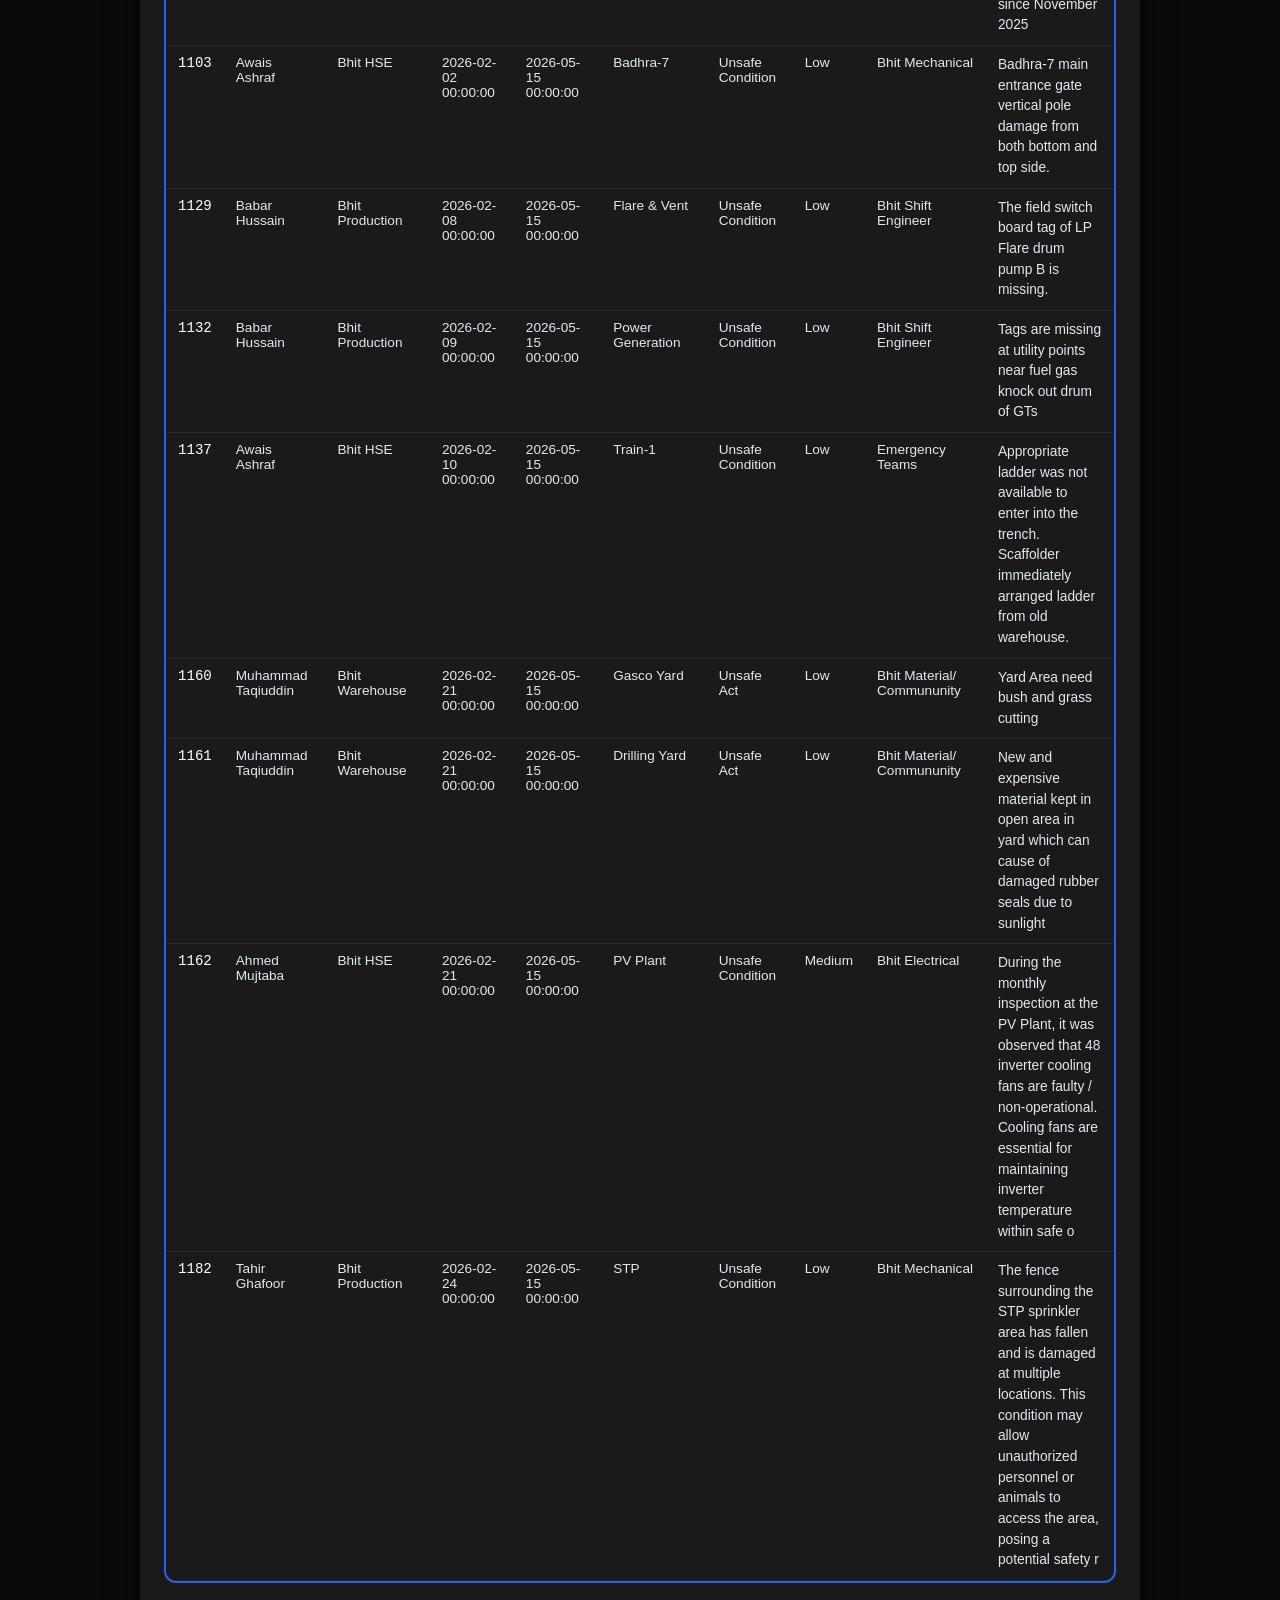
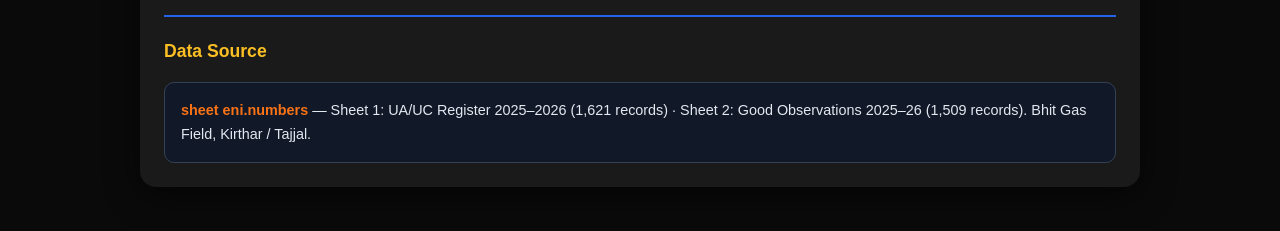
<file: hse-analysis.html>
<!DOCTYPE html>
<html lang="en">
<head>
  <meta charset="UTF-8">
  <meta name="viewport" content="width=device-width, initial-scale=1.0, viewport-fit=cover">
  <title>HSE Analysis — Bhit Gas Field</title>
  <link rel="stylesheet" href="style.css">
</head>
<body class="scroll-page">
  <nav class="nav">
    <a href="index.html" class="nav-link">Calculator</a>
    <a href="converter.html" class="nav-link">Unit Converter</a>
    <a href="chem-eng.html" class="nav-link">Chem. Eng. Units</a>
    <a href="drain.html" class="nav-link">Vessel Drain</a>
    <a href="evaporation.html" class="nav-link">Evaporation Solids</a>
    <a href="natural-gas.html" class="nav-link">Natural Gas</a>
    <a href="hse-analysis.html" class="nav-link active">HSE Analysis</a>
    <a href="hse-ua-uc.html" class="nav-link">UA/UC Analysis</a>
    <a href="hse-good-obs.html" class="nav-link">Good Obs Analysis</a>
  </nav>

  <div class="converter hse-page">
    <header class="gas-header">
      <h1 class="converter-title" id="hse-title">HSE Observation Analysis</h1>
      <p class="section-hint gas-subtitle" id="hse-subtitle">Loading…</p>
      <p class="section-hint hse-page-link">
        <a href="hse-ua-uc.html">UA/UC deep dive (Sheet 1)</a> ·
        <a href="hse-good-obs.html">Good Obs deep dive (Sheet 2)</a>
      </p>
    </header>

    <div id="hse-banner" class="gas-field-banner"></div>
    <div id="hse-insights" class="hse-insights-box"></div>

    <section class="gas-section">
      <h2 class="section-title">Summary — Sheet 1 &amp; Sheet 2</h2>
      <div class="gas-kpi-strip" id="hse-kpi"></div>
    </section>

    <section class="gas-section">
      <h2 class="section-title">Monthly Trend</h2>
      <p class="section-hint">Sheet 1 UA/UC vs Sheet 2 Good Observations per month</p>
      <div class="gas-chart-panel">
        <div class="bar-legend">
          <span class="legend-item"><span class="legend-swatch" style="background:#ef4444"></span> Sheet 1 — UA / UC</span>
          <span class="legend-item"><span class="legend-swatch" style="background:#22c55e"></span> Sheet 2 — Good Obs</span>
        </div>
        <canvas id="hse-monthly-chart" height="300"></canvas>
      </div>
    </section>

    <section class="gas-section hse-two-col">
      <div class="hse-panel">
        <h2 class="section-title">Sheet 1 — Closure Status</h2>
        <canvas id="hse-status-chart" height="260"></canvas>
        <div id="hse-status-table" class="results-table-wrap gas-table-wrap"></div>
      </div>
      <div class="hse-panel">
        <h2 class="section-title">Sheet 1 — UA vs UC</h2>
        <canvas id="hse-type-chart" height="260"></canvas>
        <div id="hse-risk-block"></div>
      </div>
    </section>

    <section class="gas-section hse-sheet-section">
      <h2 class="section-title">Sheet 1 — UA/UC Register 2025–2026</h2>
      <p class="section-hint" id="sheet1-hint"></p>
      <div class="hse-two-col">
        <div class="hse-panel"><h3 class="method-heading">By Department</h3><canvas id="sheet1-dept-chart" height="300"></canvas></div>
        <div class="hse-panel"><h3 class="method-heading">HSE Golden Rules</h3><canvas id="sheet1-golden-chart" height="300"></canvas></div>
      </div>
      <div id="sheet1-tables" class="hse-three-col"></div>
    </section>

    <section class="gas-section hse-sheet-section">
      <h2 class="section-title">Sheet 2 — Good Observations 2025–26</h2>
      <p class="section-hint" id="sheet2-hint"></p>
      <div class="hse-two-col">
        <div class="hse-panel"><h3 class="method-heading">By Department</h3><canvas id="sheet2-dept-chart" height="300"></canvas></div>
        <div class="hse-panel"><h3 class="method-heading">Monitoring Points</h3><div id="sheet2-monitoring"></div></div>
      </div>
    </section>

    <section class="gas-section hse-two-col">
      <div class="hse-panel">
        <h2 class="section-title">Monitoring — Sheet 1 vs Sheet 2</h2>
        <div id="hse-monitoring"></div>
      </div>
      <div class="hse-panel">
        <h2 class="section-title">Top Locations &amp; Reporters (Sheet 1)</h2>
        <div id="hse-top-lists"></div>
      </div>
    </section>

    <section class="gas-section hse-hazard-section">
      <h2 class="section-title">Hazard Analysis — Sheet 1 (UA/UC)</h2>
      <p class="section-hint">1,621 UA/UC records — location, golden-rule, and risk profiling</p>
      <div id="hse-hazard-summary" class="hse-insights-box"></div>
      <div class="hse-two-col">
        <div class="hse-panel"><h3 class="method-heading">Hazard Themes</h3><canvas id="hazard-theme-chart" height="340"></canvas></div>
        <div class="hse-panel"><h3 class="method-heading">Hazardous Area Groups</h3><canvas id="hazard-area-chart" height="340"></canvas></div>
      </div>
      <div class="hse-two-col" style="margin-top:16px">
        <div class="hse-panel"><h3 class="method-heading">Top Hazard Locations</h3><div id="hazard-locations"></div></div>
        <div class="hse-panel"><h3 class="method-heading">Open Items by Golden Rule</h3><div id="hazard-open-golden"></div></div>
      </div>
      <h3 class="method-heading" style="margin-top:20px">Recommended Improvements</h3>
      <div id="hazard-recommendations" class="hse-rec-grid"></div>
      <h3 class="method-heading" style="margin-top:20px">Medium-Risk &amp; Overdue (Sheet 1)</h3>
      <div class="results-table-wrap gas-table-wrap hse-concern-wrap">
        <table class="results-table gas-compare-table hse-concern-table">
          <thead><tr><th>Sr.</th><th>Location</th><th>Golden Rule</th><th>Risk</th><th>Status</th><th>Description</th></tr></thead>
          <tbody id="hazard-concern-body"></tbody>
        </table>
      </div>
    </section>

    <section class="gas-section">
      <h2 class="section-title">Open Items — Sheet 1</h2>
      <p class="section-hint" id="hse-open-summary"></p>
      <div class="results-table-wrap gas-table-wrap hse-open-wrap">
        <table class="results-table gas-compare-table hse-open-table">
          <thead>
            <tr>
              <th>Sr.</th><th>Reporter</th><th>Dept</th><th>Date</th><th>Deadline</th>
              <th>Location</th><th>Type</th><th>Risk</th><th>Action Party</th><th>Description</th>
            </tr>
          </thead>
          <tbody id="hse-open-body"></tbody>
        </table>
      </div>
    </section>

    <section class="gas-section gas-accuracy">
      <h2 class="section-title">Data Source</h2>
      <div class="evap-notes gas-disclaimer">
        <p><strong>sheet eni.numbers</strong> — Sheet 1: UA/UC Register 2025–2026 (1,621 records) · Sheet 2: Good Observations 2025–26 (1,509 records). Bhit Gas Field, Kirthar / Tajjal.</p>
      </div>
    </section>
  </div>

  <script src="hse-analysis.js"></script>
</body>
</html>
</file>
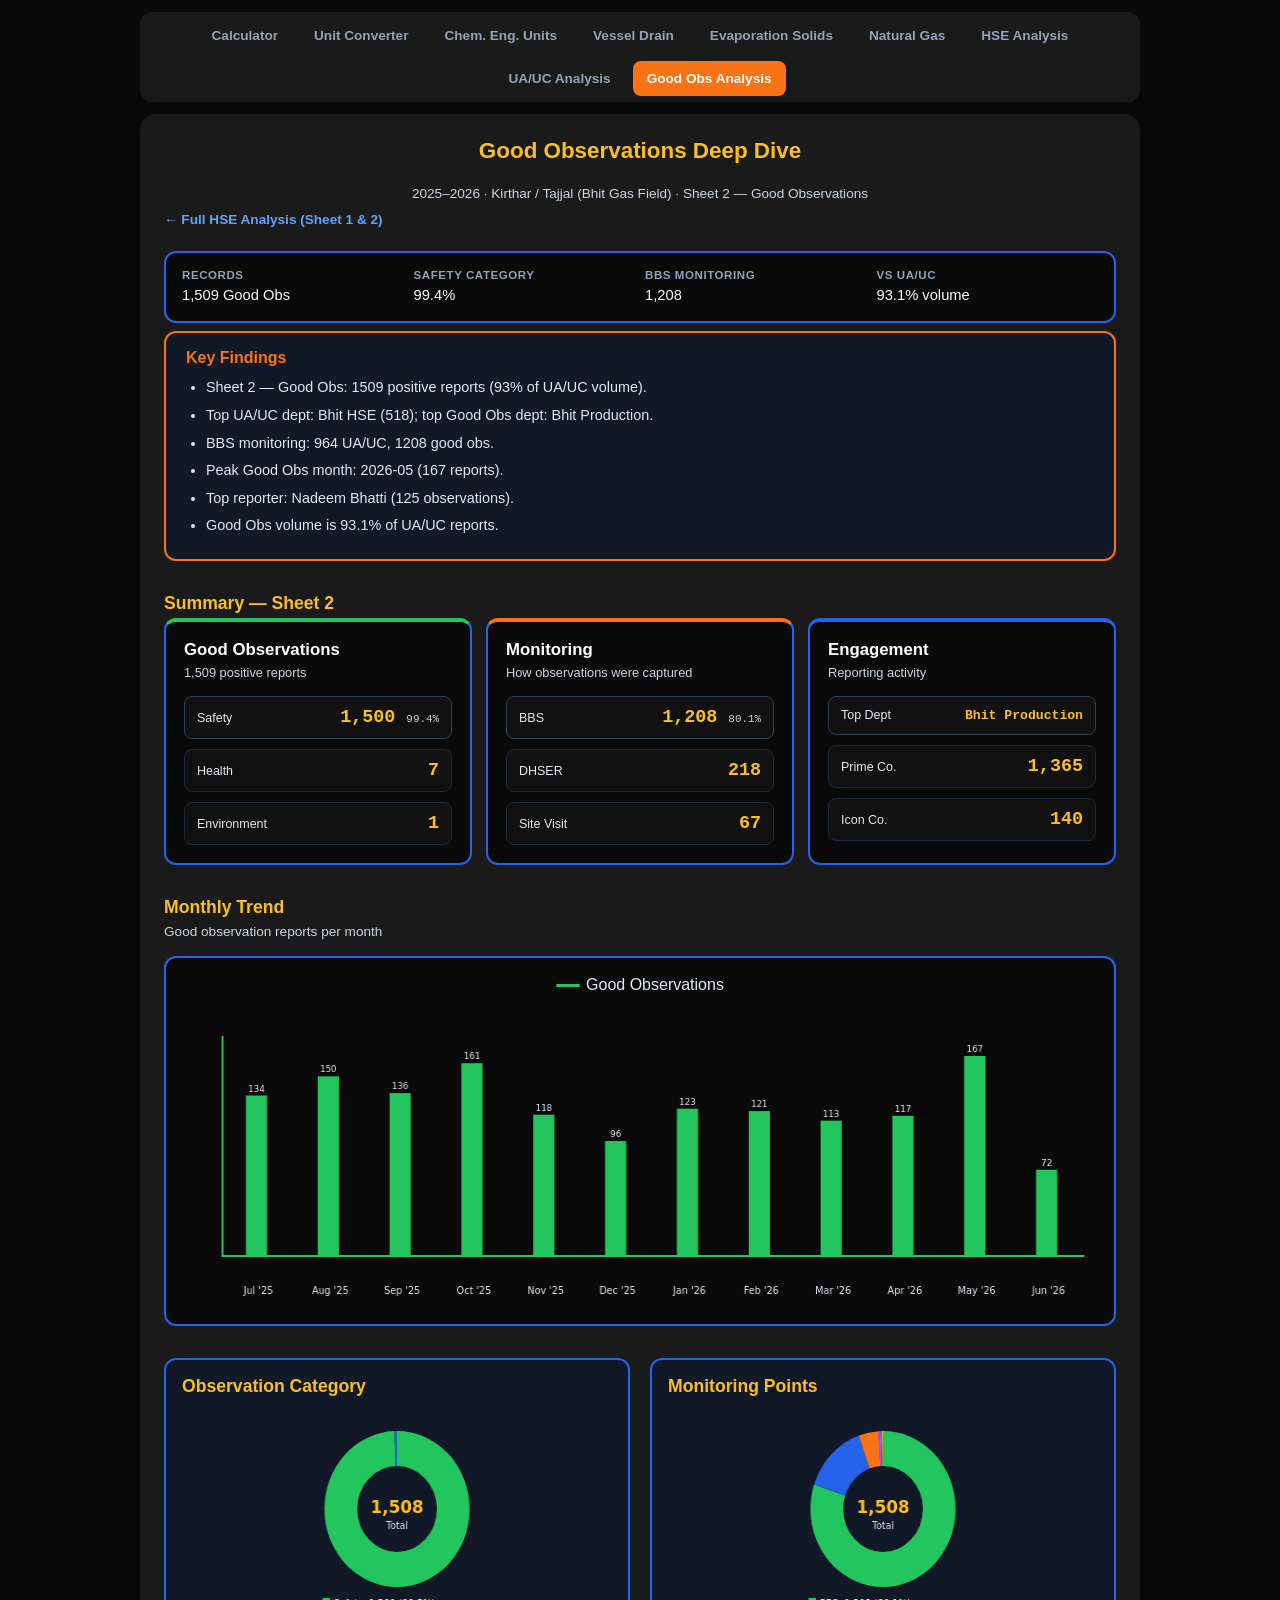
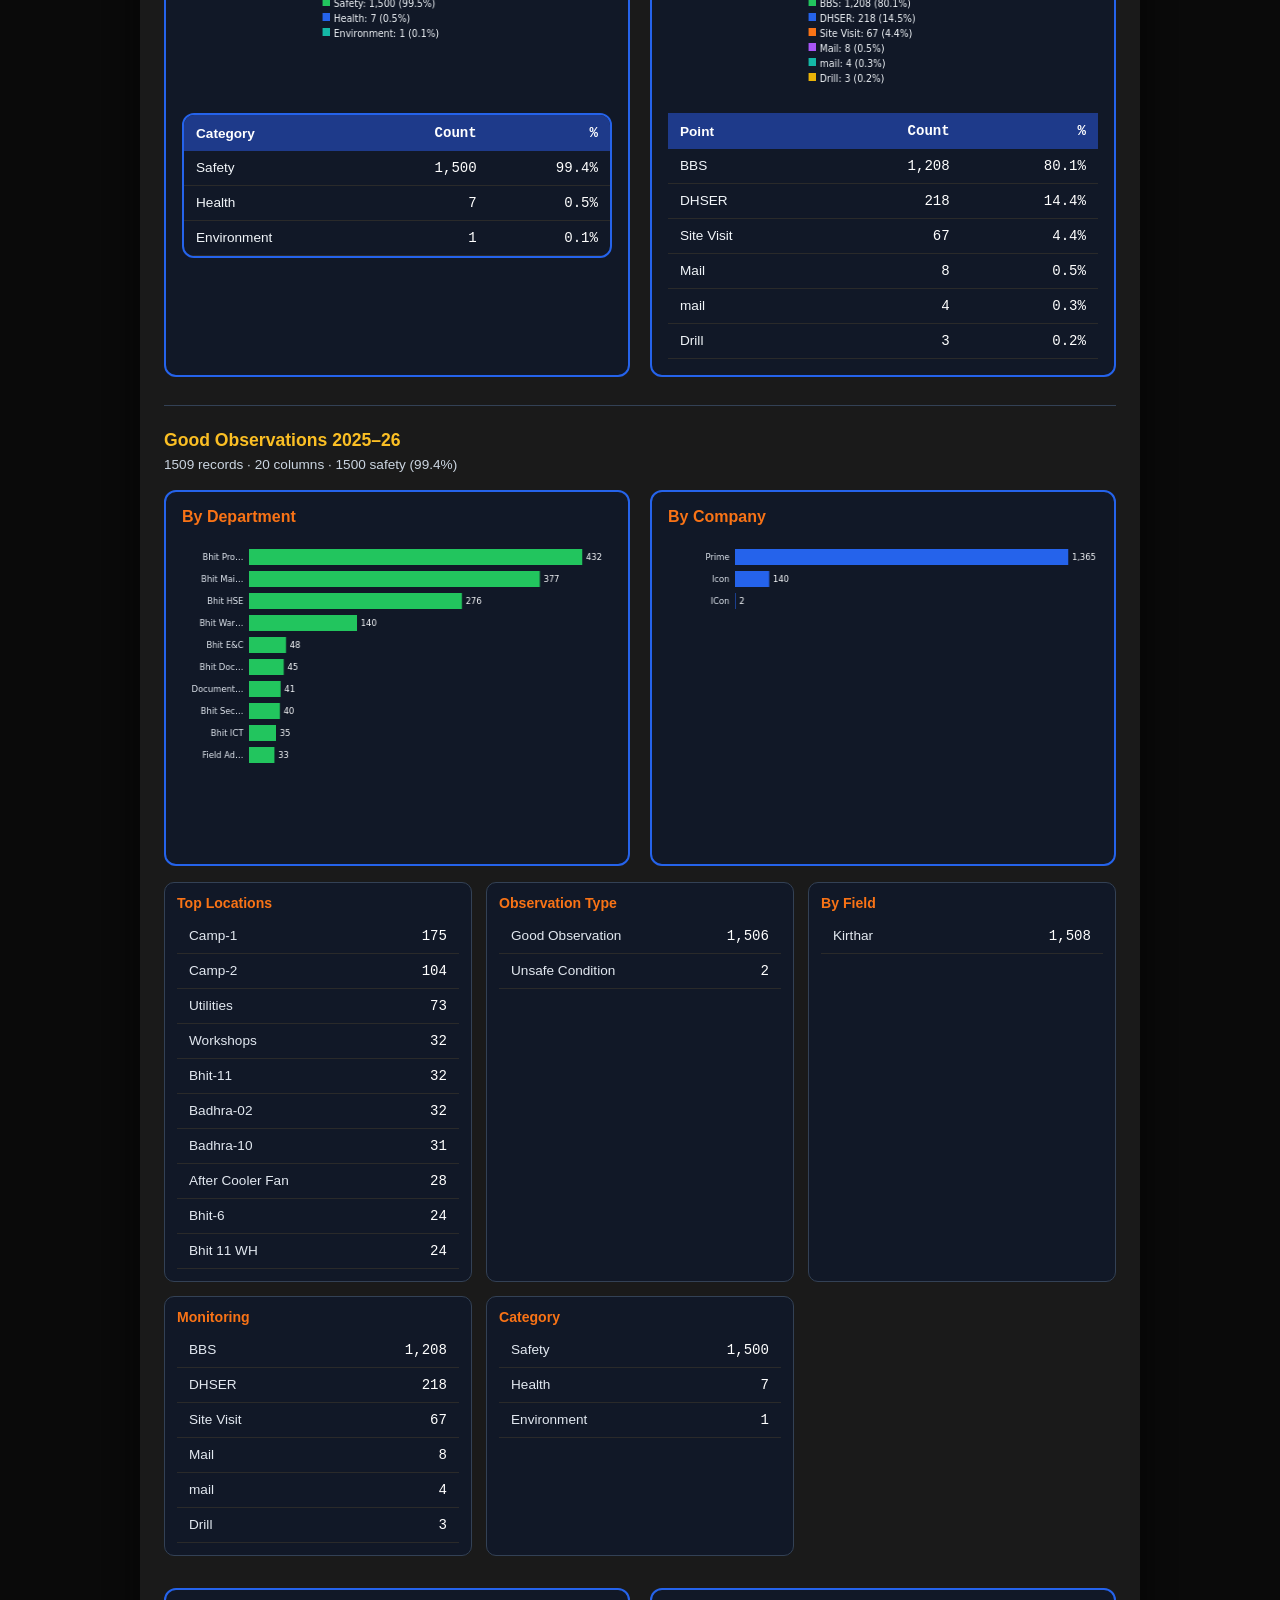
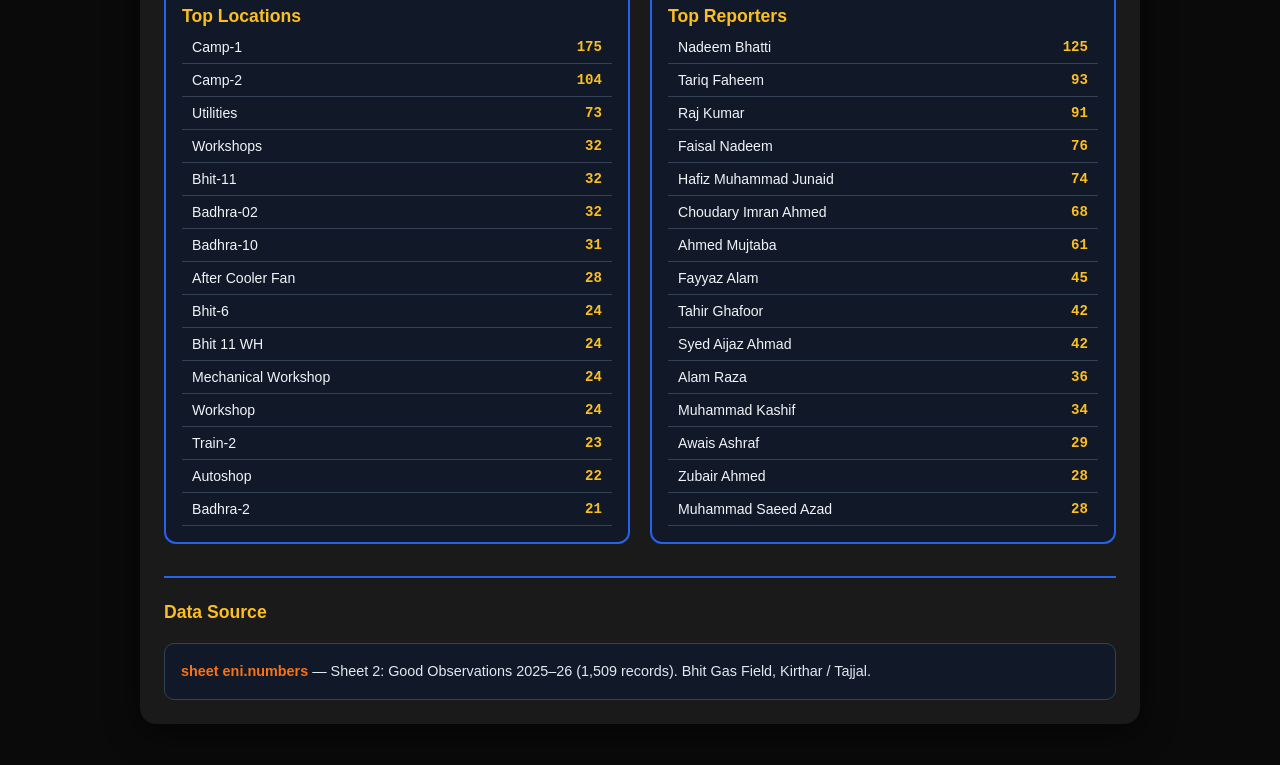
<file: hse-good-obs.html>
<!DOCTYPE html>
<html lang="en">
<head>
  <meta charset="UTF-8">
  <meta name="viewport" content="width=device-width, initial-scale=1.0, viewport-fit=cover">
  <title>Good Observations — Bhit Gas Field</title>
  <link rel="stylesheet" href="style.css">
</head>
<body class="scroll-page">
  <nav class="nav">
    <a href="index.html" class="nav-link">Calculator</a>
    <a href="converter.html" class="nav-link">Unit Converter</a>
    <a href="chem-eng.html" class="nav-link">Chem. Eng. Units</a>
    <a href="drain.html" class="nav-link">Vessel Drain</a>
    <a href="evaporation.html" class="nav-link">Evaporation Solids</a>
    <a href="natural-gas.html" class="nav-link">Natural Gas</a>
    <a href="hse-analysis.html" class="nav-link">HSE Analysis</a>
    <a href="hse-ua-uc.html" class="nav-link">UA/UC Analysis</a>
    <a href="hse-good-obs.html" class="nav-link active">Good Obs Analysis</a>
  </nav>

  <div class="converter hse-page">
    <header class="gas-header">
      <h1 class="converter-title" id="hse-title">Good Observations Deep Dive</h1>
      <p class="section-hint gas-subtitle" id="hse-subtitle">Loading…</p>
      <p class="section-hint hse-page-link"><a href="hse-analysis.html">← Full HSE Analysis (Sheet 1 &amp; 2)</a></p>
    </header>

    <div id="hse-banner" class="gas-field-banner"></div>
    <div id="hse-insights" class="hse-insights-box"></div>

    <section class="gas-section">
      <h2 class="section-title">Summary — Sheet 2</h2>
      <div class="gas-kpi-strip" id="hse-kpi"></div>
    </section>

    <section class="gas-section">
      <h2 class="section-title">Monthly Trend</h2>
      <p class="section-hint">Good observation reports per month</p>
      <div class="gas-chart-panel">
        <div class="bar-legend">
          <span class="legend-item"><span class="legend-swatch" style="background:#22c55e"></span> Good Observations</span>
        </div>
        <canvas id="hse-monthly-chart" height="300"></canvas>
      </div>
    </section>

    <section class="gas-section hse-two-col">
      <div class="hse-panel">
        <h2 class="section-title">Observation Category</h2>
        <canvas id="hse-category-chart" height="260"></canvas>
        <div id="hse-category-table" class="results-table-wrap gas-table-wrap"></div>
      </div>
      <div class="hse-panel">
        <h2 class="section-title">Monitoring Points</h2>
        <canvas id="hse-monitoring-chart" height="260"></canvas>
        <div id="hse-monitoring-summary"></div>
      </div>
    </section>

    <section class="gas-section hse-sheet-section">
      <h2 class="section-title">Good Observations 2025–26</h2>
      <p class="section-hint" id="sheet2-hint"></p>
      <div class="hse-two-col">
        <div class="hse-panel"><h3 class="method-heading">By Department</h3><canvas id="sheet2-dept-chart" height="300"></canvas></div>
        <div class="hse-panel"><h3 class="method-heading">By Company</h3><canvas id="sheet2-company-chart" height="300"></canvas></div>
      </div>
      <div id="sheet2-tables" class="hse-three-col"></div>
    </section>

    <section class="gas-section hse-two-col">
      <div class="hse-panel">
        <h2 class="section-title">Top Locations</h2>
        <div id="hse-top-locations"></div>
      </div>
      <div class="hse-panel">
        <h2 class="section-title">Top Reporters</h2>
        <div id="hse-top-reporters"></div>
      </div>
    </section>

    <section class="gas-section gas-accuracy">
      <h2 class="section-title">Data Source</h2>
      <div class="evap-notes gas-disclaimer">
        <p><strong>sheet eni.numbers</strong> — Sheet 2: Good Observations 2025–26 (1,509 records). Bhit Gas Field, Kirthar / Tajjal.</p>
      </div>
    </section>
  </div>

  <script src="hse-good-obs.js"></script>
</body>
</html>
</file>
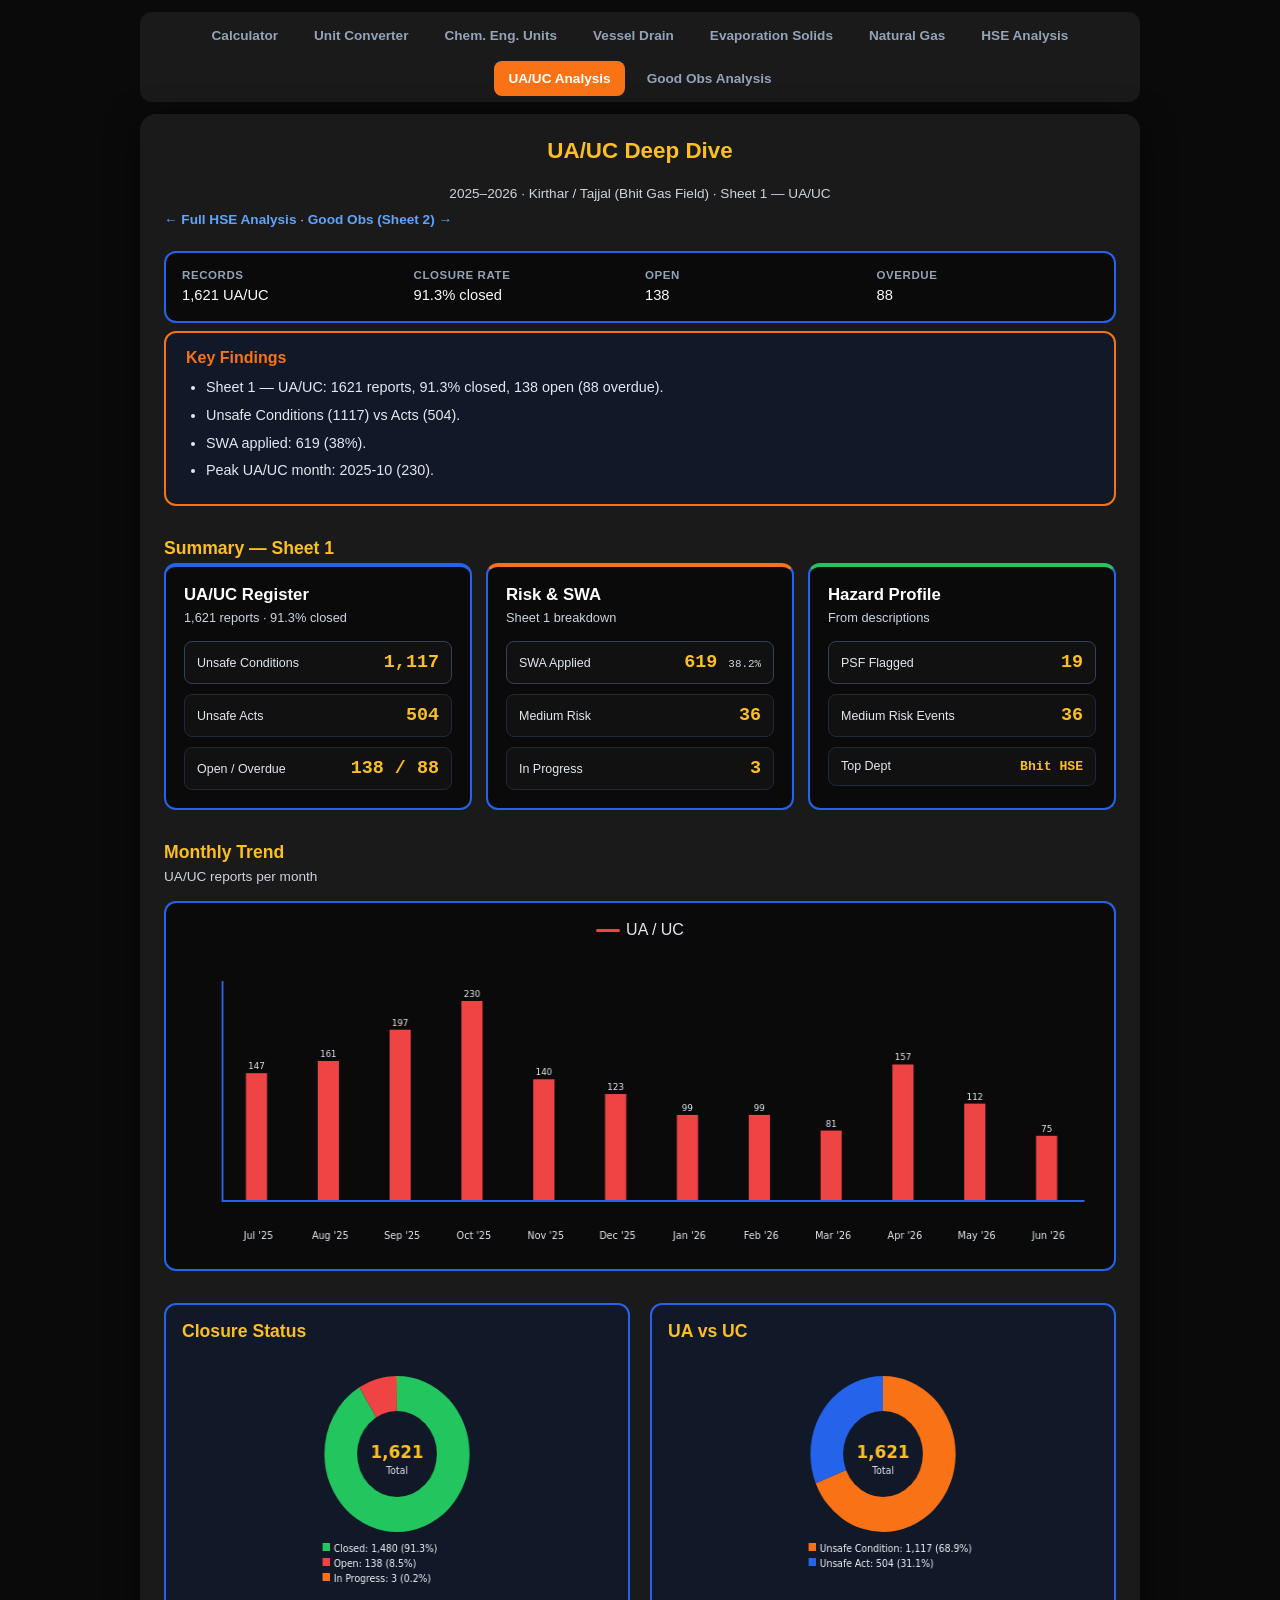
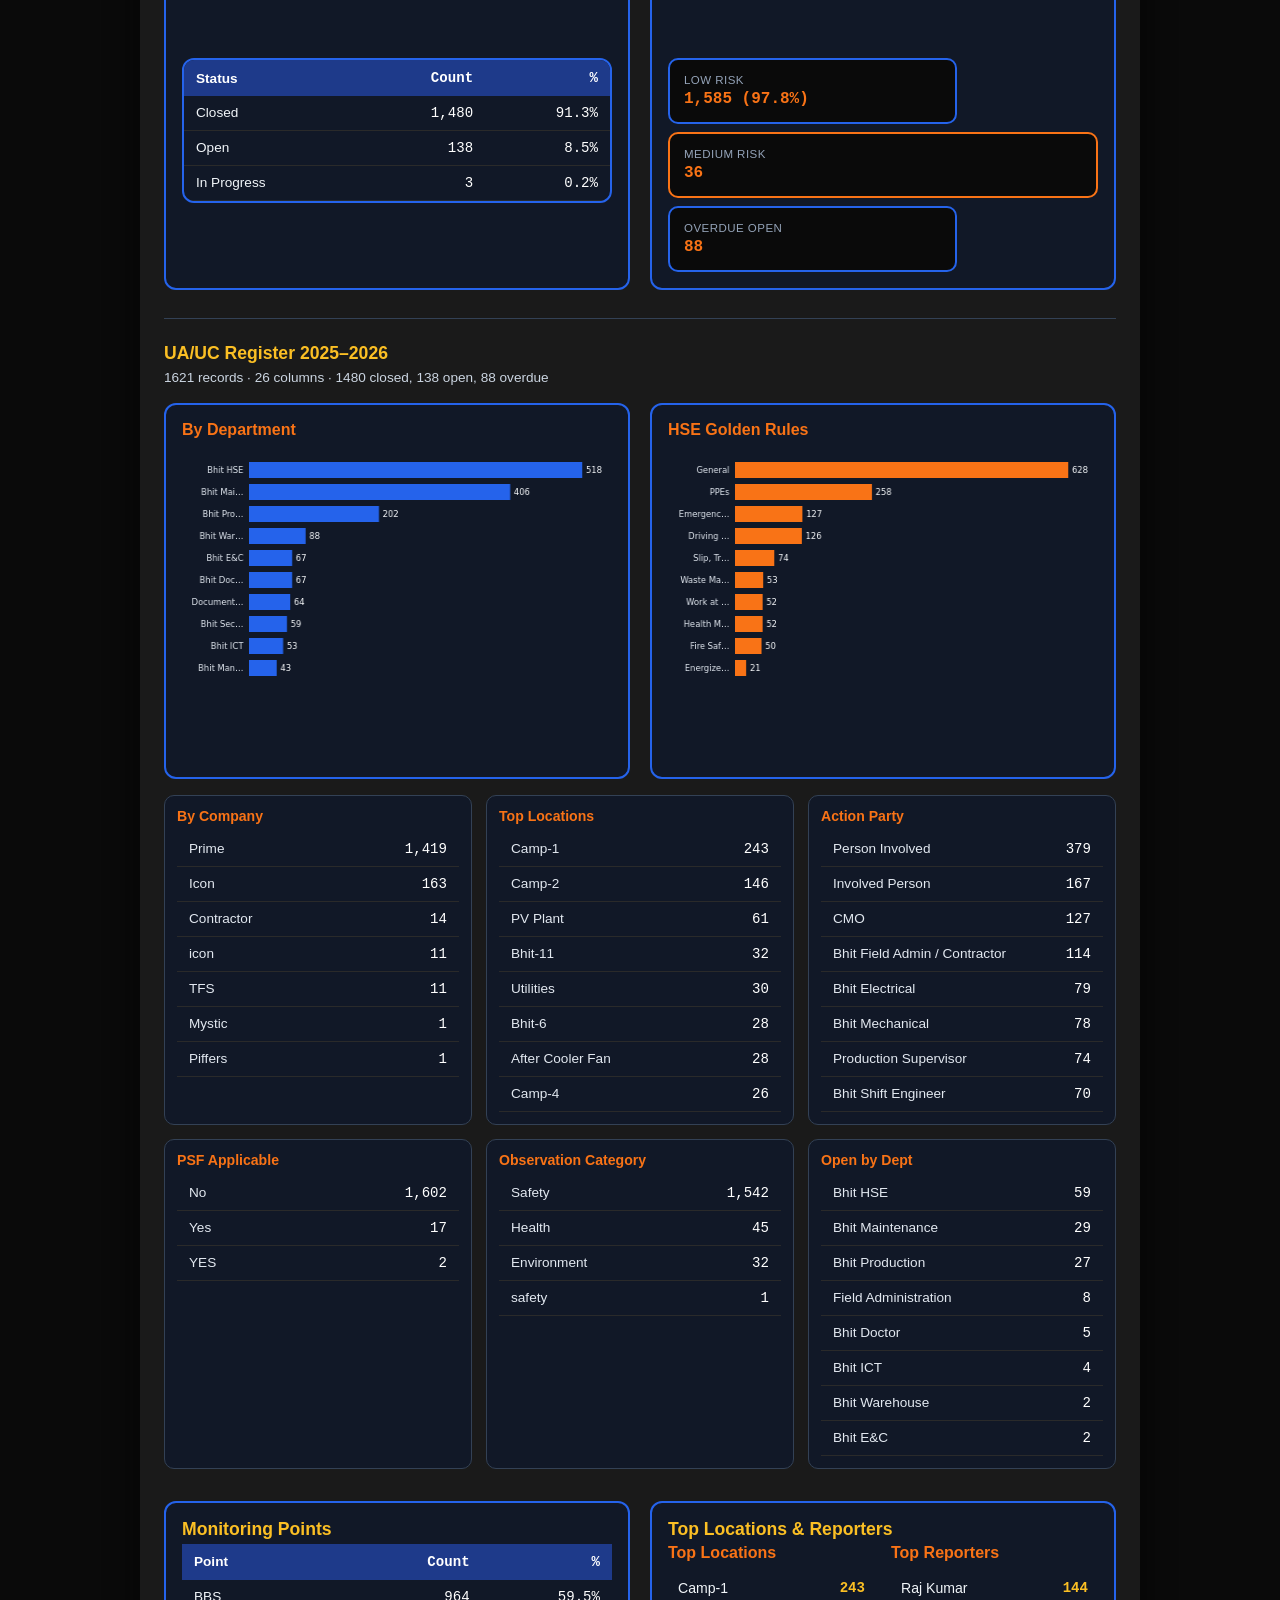
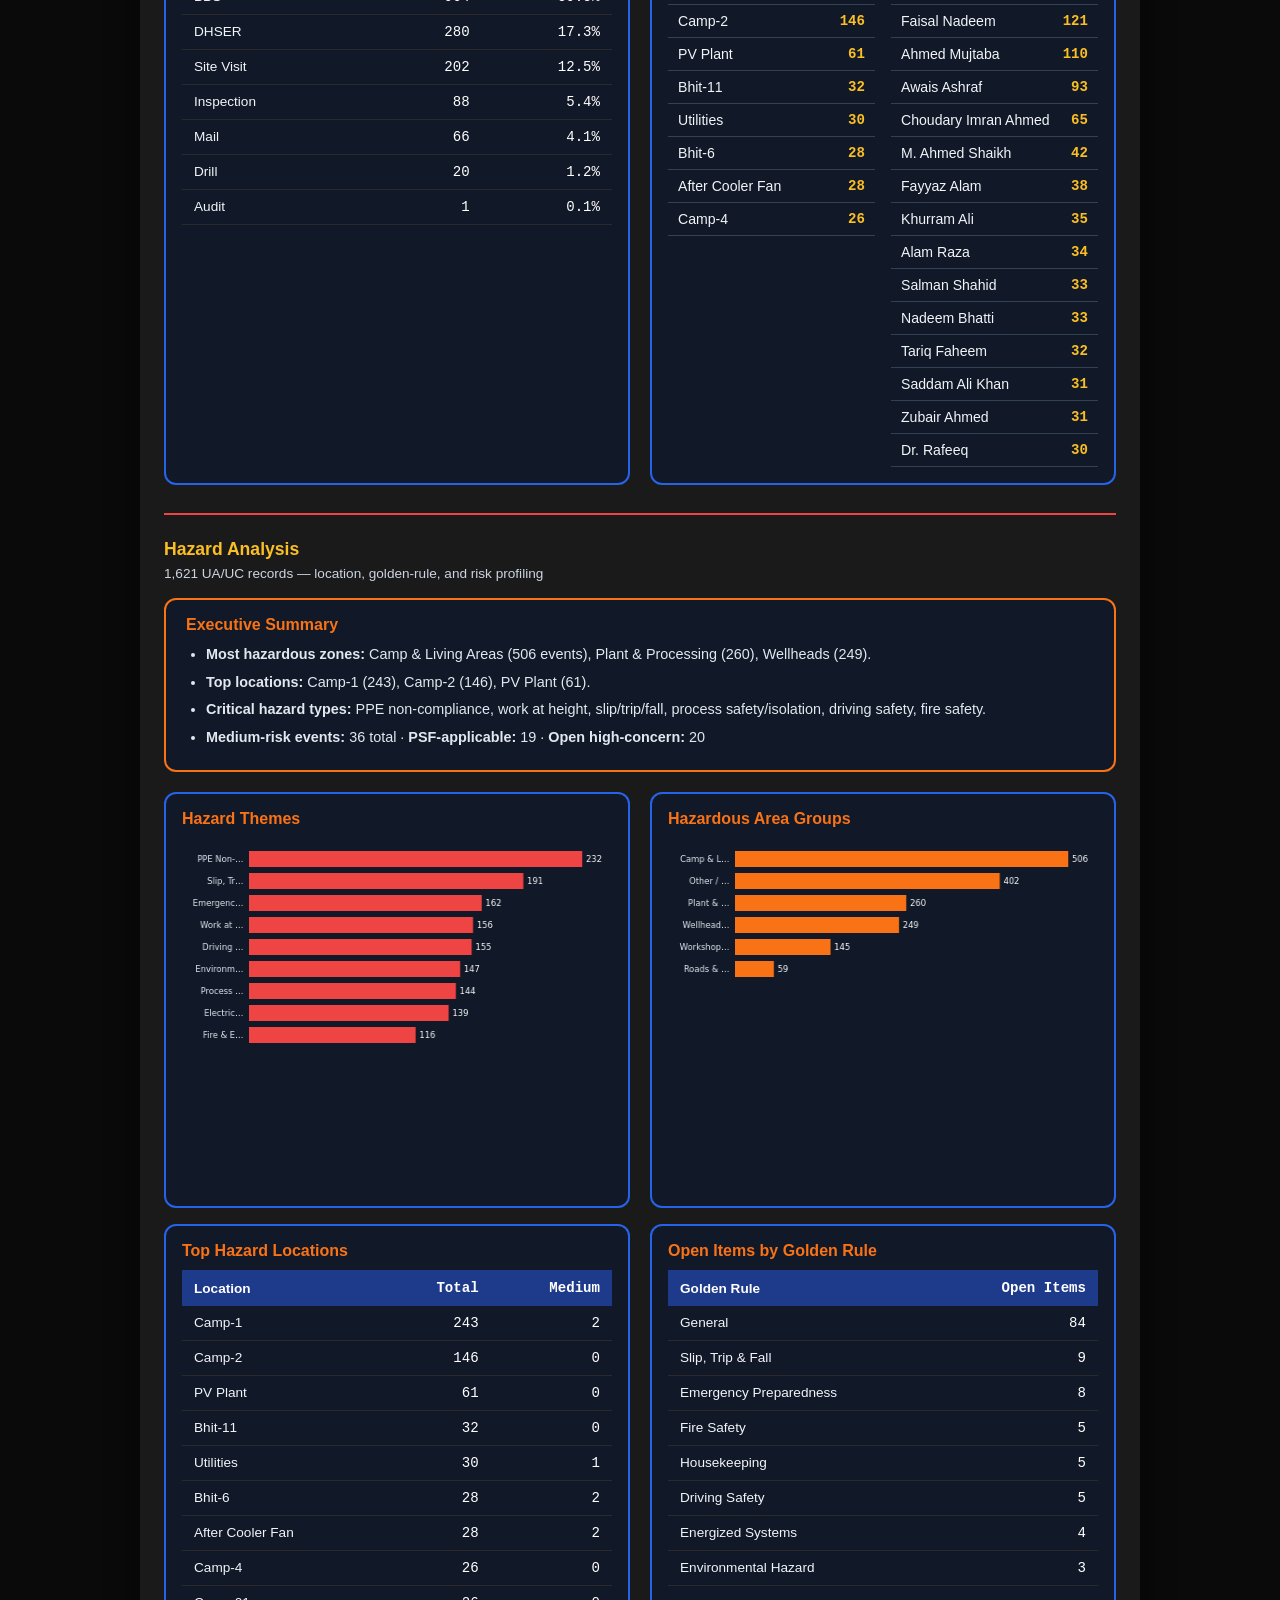
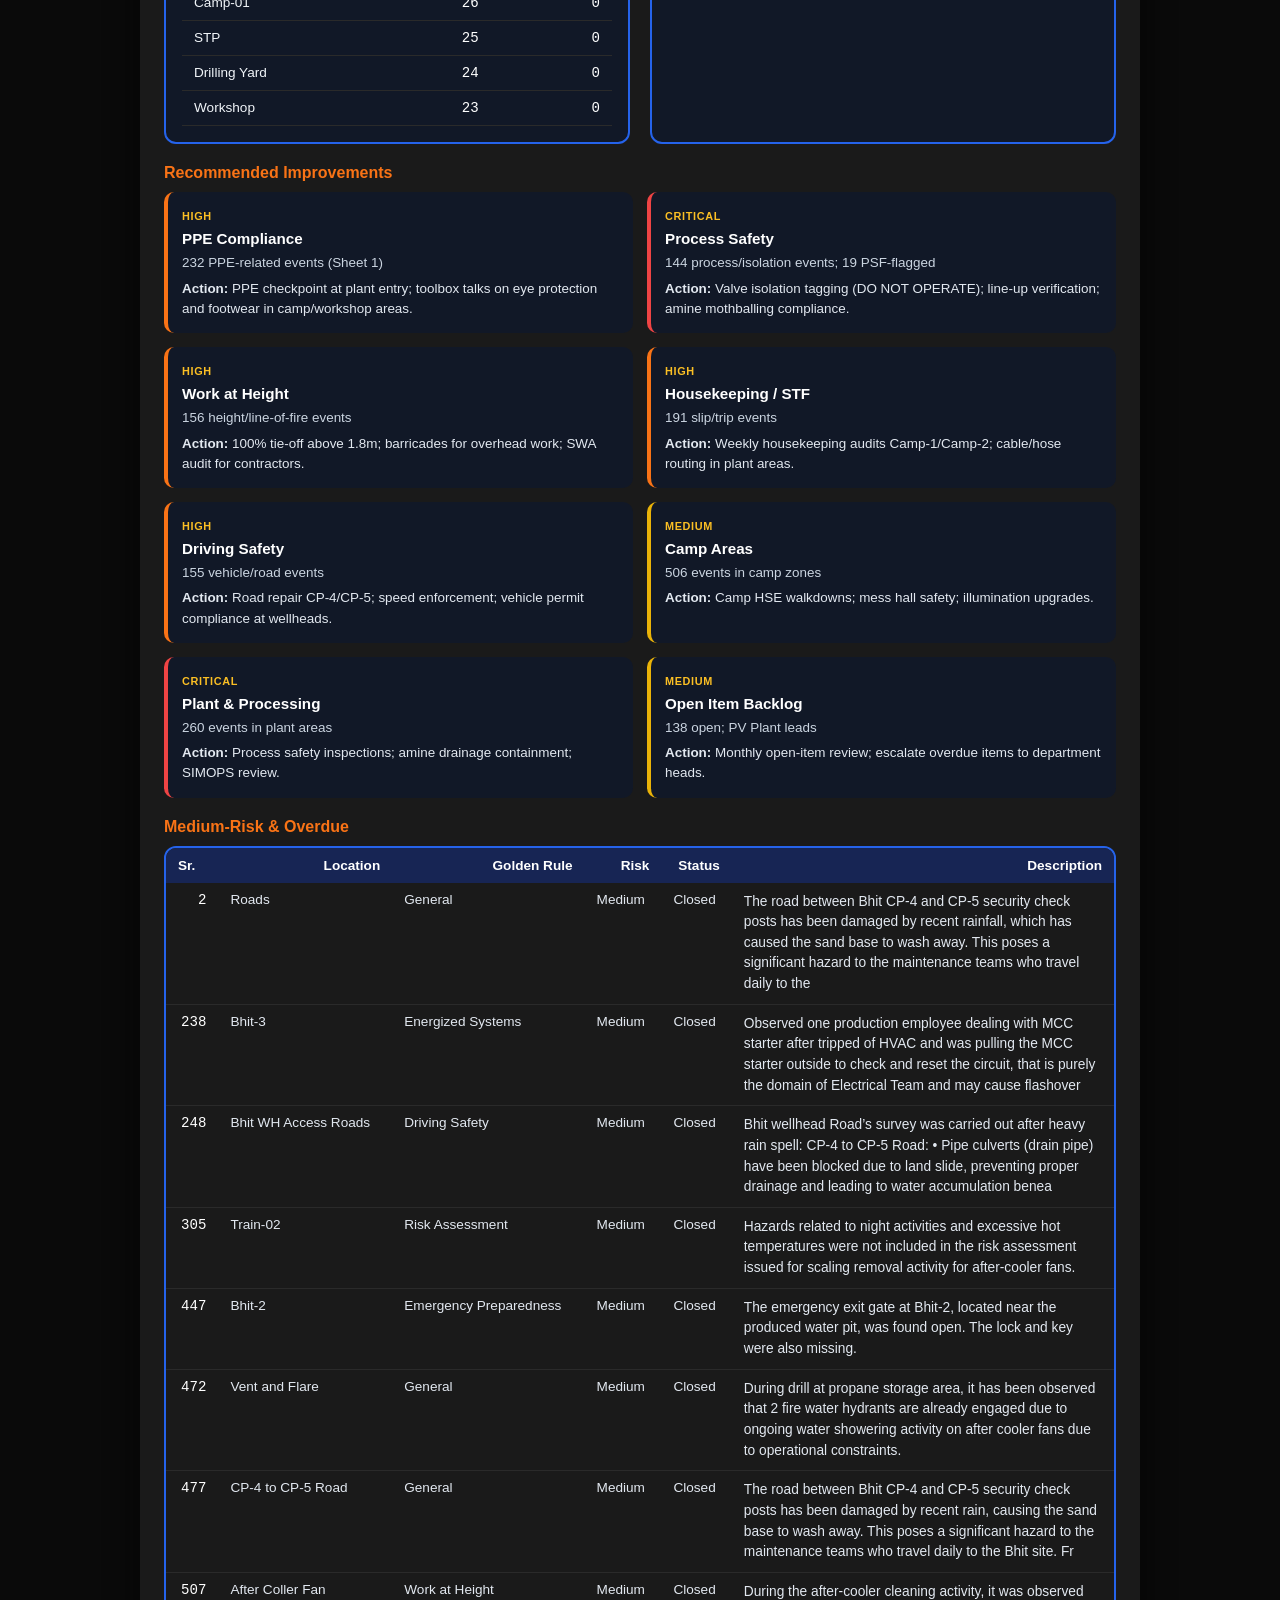
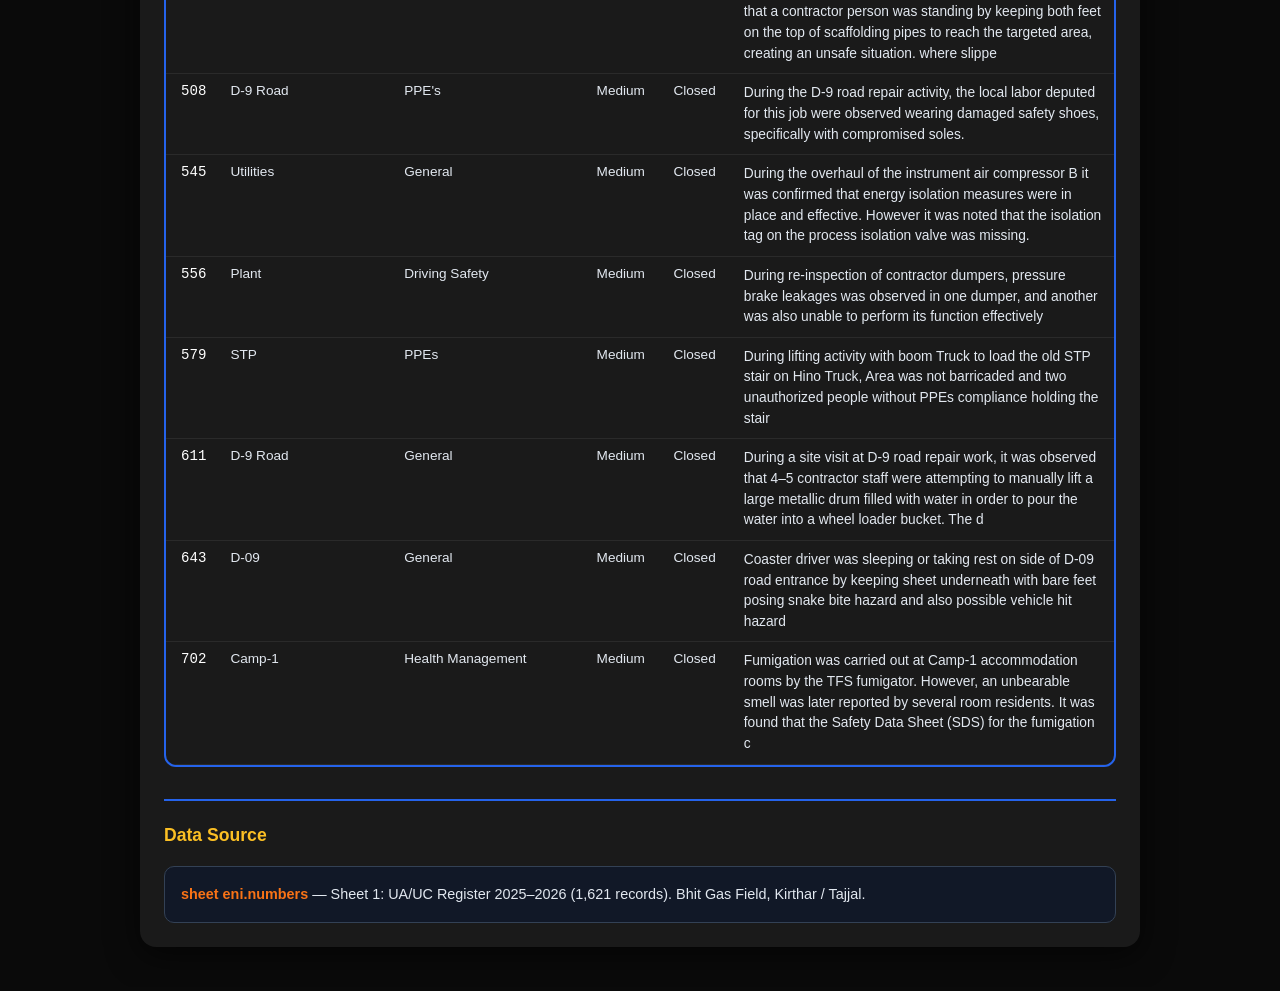
<file: hse-ua-uc.html>
<!DOCTYPE html>
<html lang="en">
<head>
  <meta charset="UTF-8">
  <meta name="viewport" content="width=device-width, initial-scale=1.0, viewport-fit=cover">
  <title>UA/UC Analysis — Bhit Gas Field</title>
  <link rel="stylesheet" href="style.css">
</head>
<body class="scroll-page">
  <nav class="nav">
    <a href="index.html" class="nav-link">Calculator</a>
    <a href="converter.html" class="nav-link">Unit Converter</a>
    <a href="chem-eng.html" class="nav-link">Chem. Eng. Units</a>
    <a href="drain.html" class="nav-link">Vessel Drain</a>
    <a href="evaporation.html" class="nav-link">Evaporation Solids</a>
    <a href="natural-gas.html" class="nav-link">Natural Gas</a>
    <a href="hse-analysis.html" class="nav-link">HSE Analysis</a>
    <a href="hse-ua-uc.html" class="nav-link active">UA/UC Analysis</a>
    <a href="hse-good-obs.html" class="nav-link">Good Obs Analysis</a>
  </nav>

  <div class="converter hse-page">
    <header class="gas-header">
      <h1 class="converter-title" id="hse-title">UA/UC Deep Dive</h1>
      <p class="section-hint gas-subtitle" id="hse-subtitle">Loading…</p>
      <p class="section-hint hse-page-link">
        <a href="hse-analysis.html">← Full HSE Analysis</a> ·
        <a href="hse-good-obs.html">Good Obs (Sheet 2) →</a>
      </p>
    </header>

    <div id="hse-banner" class="gas-field-banner"></div>
    <div id="hse-insights" class="hse-insights-box"></div>

    <section class="gas-section">
      <h2 class="section-title">Summary — Sheet 1</h2>
      <div class="gas-kpi-strip" id="hse-kpi"></div>
    </section>

    <section class="gas-section">
      <h2 class="section-title">Monthly Trend</h2>
      <p class="section-hint">UA/UC reports per month</p>
      <div class="gas-chart-panel">
        <div class="bar-legend">
          <span class="legend-item"><span class="legend-swatch" style="background:#ef4444"></span> UA / UC</span>
        </div>
        <canvas id="hse-monthly-chart" height="300"></canvas>
      </div>
    </section>

    <section class="gas-section hse-two-col">
      <div class="hse-panel">
        <h2 class="section-title">Closure Status</h2>
        <canvas id="hse-status-chart" height="260"></canvas>
        <div id="hse-status-table" class="results-table-wrap gas-table-wrap"></div>
      </div>
      <div class="hse-panel">
        <h2 class="section-title">UA vs UC</h2>
        <canvas id="hse-type-chart" height="260"></canvas>
        <div id="hse-risk-block"></div>
      </div>
    </section>

    <section class="gas-section hse-sheet-section">
      <h2 class="section-title">UA/UC Register 2025–2026</h2>
      <p class="section-hint" id="sheet1-hint"></p>
      <div class="hse-two-col">
        <div class="hse-panel"><h3 class="method-heading">By Department</h3><canvas id="sheet1-dept-chart" height="300"></canvas></div>
        <div class="hse-panel"><h3 class="method-heading">HSE Golden Rules</h3><canvas id="sheet1-golden-chart" height="300"></canvas></div>
      </div>
      <div id="sheet1-tables" class="hse-three-col"></div>
    </section>

    <section class="gas-section hse-two-col">
      <div class="hse-panel">
        <h2 class="section-title">Monitoring Points</h2>
        <div id="hse-monitoring"></div>
      </div>
      <div class="hse-panel">
        <h2 class="section-title">Top Locations &amp; Reporters</h2>
        <div id="hse-top-lists"></div>
      </div>
    </section>

    <section class="gas-section hse-hazard-section">
      <h2 class="section-title">Hazard Analysis</h2>
      <p class="section-hint">1,621 UA/UC records — location, golden-rule, and risk profiling</p>
      <div id="hse-hazard-summary" class="hse-insights-box"></div>
      <div class="hse-two-col">
        <div class="hse-panel"><h3 class="method-heading">Hazard Themes</h3><canvas id="hazard-theme-chart" height="340"></canvas></div>
        <div class="hse-panel"><h3 class="method-heading">Hazardous Area Groups</h3><canvas id="hazard-area-chart" height="340"></canvas></div>
      </div>
      <div class="hse-two-col" style="margin-top:16px">
        <div class="hse-panel"><h3 class="method-heading">Top Hazard Locations</h3><div id="hazard-locations"></div></div>
        <div class="hse-panel"><h3 class="method-heading">Open Items by Golden Rule</h3><div id="hazard-open-golden"></div></div>
      </div>
      <h3 class="method-heading" style="margin-top:20px">Recommended Improvements</h3>
      <div id="hazard-recommendations" class="hse-rec-grid"></div>
      <h3 class="method-heading" style="margin-top:20px">Medium-Risk &amp; Overdue</h3>
      <div class="results-table-wrap gas-table-wrap hse-concern-wrap">
        <table class="results-table gas-compare-table hse-concern-table">
          <thead><tr><th>Sr.</th><th>Location</th><th>Golden Rule</th><th>Risk</th><th>Status</th><th>Description</th></tr></thead>
          <tbody id="hazard-concern-body"></tbody>
        </table>
      </div>
    </section>

    <section class="gas-section gas-accuracy">
      <h2 class="section-title">Data Source</h2>
      <div class="evap-notes gas-disclaimer">
        <p><strong>sheet eni.numbers</strong> — Sheet 1: UA/UC Register 2025–2026 (1,621 records). Bhit Gas Field, Kirthar / Tajjal.</p>
      </div>
    </section>
  </div>

  <script src="hse-ua-uc.js"></script>
</body>
</html>
</file>
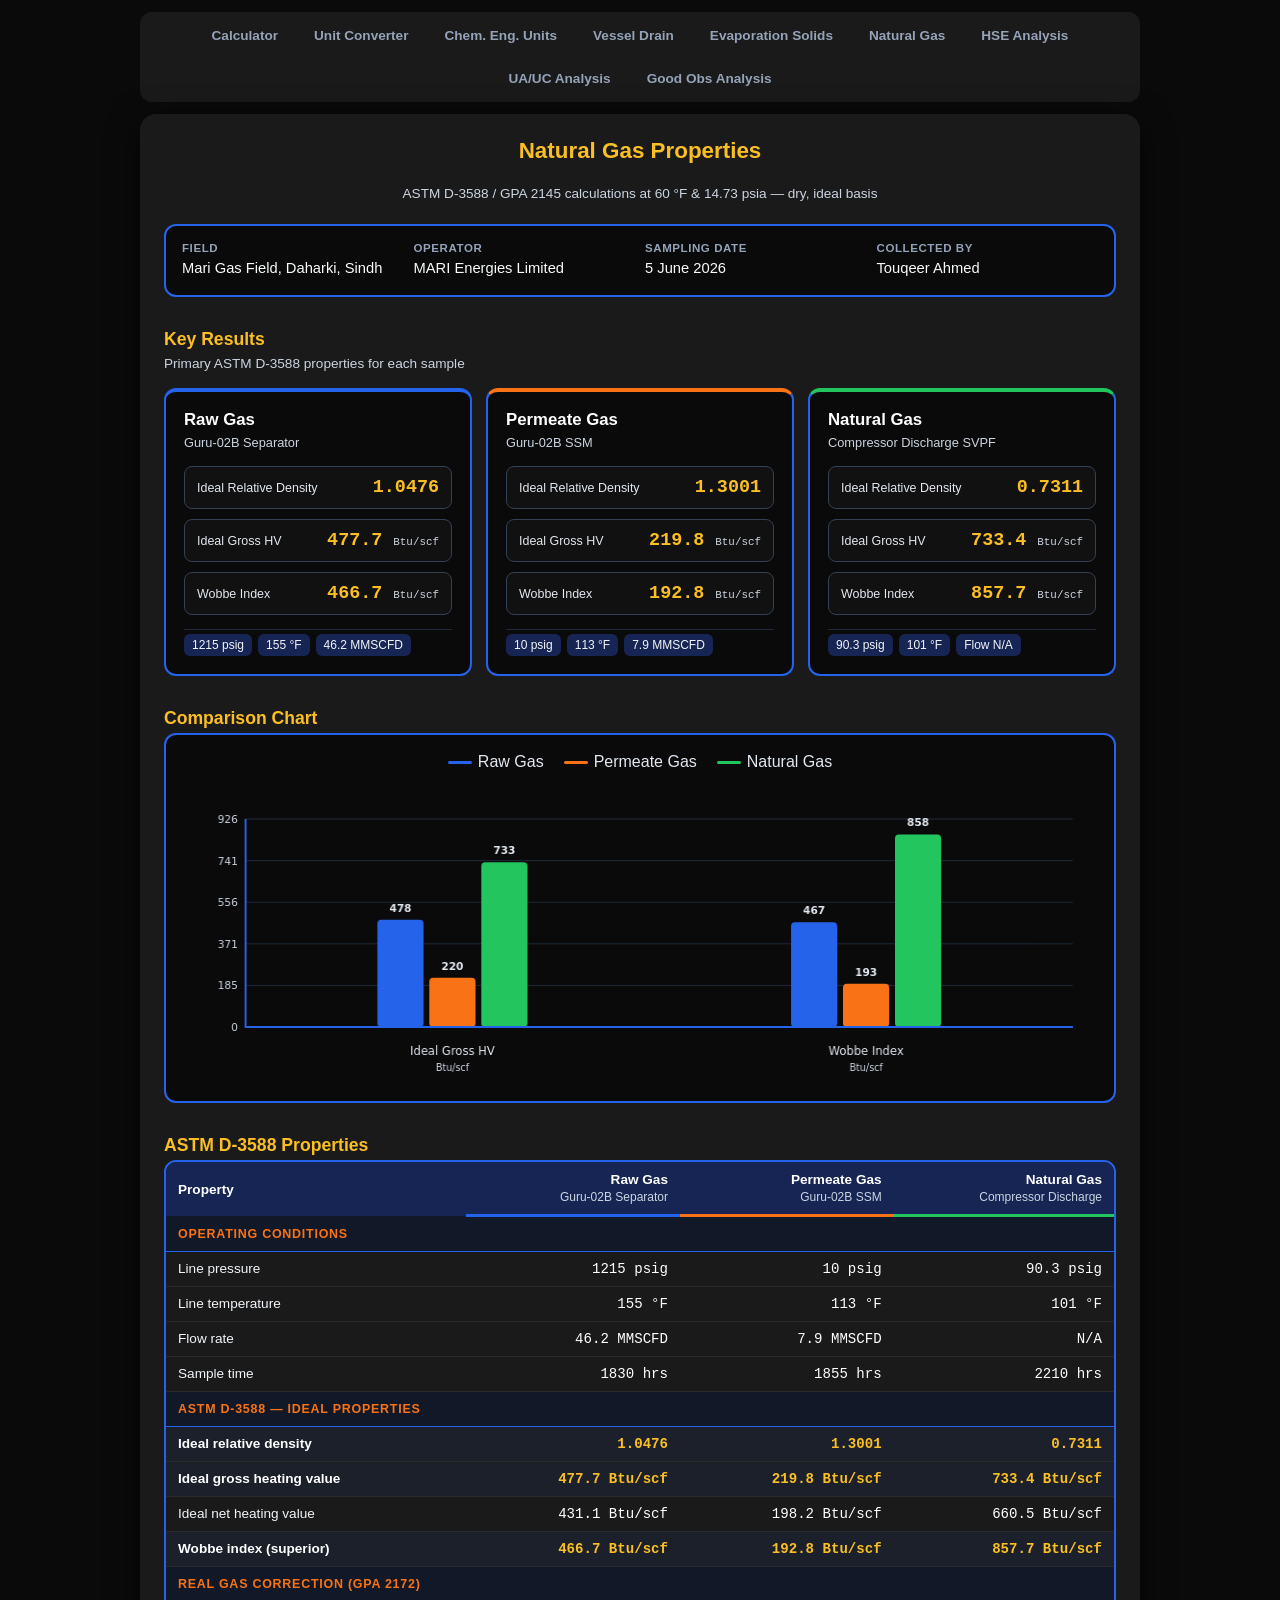
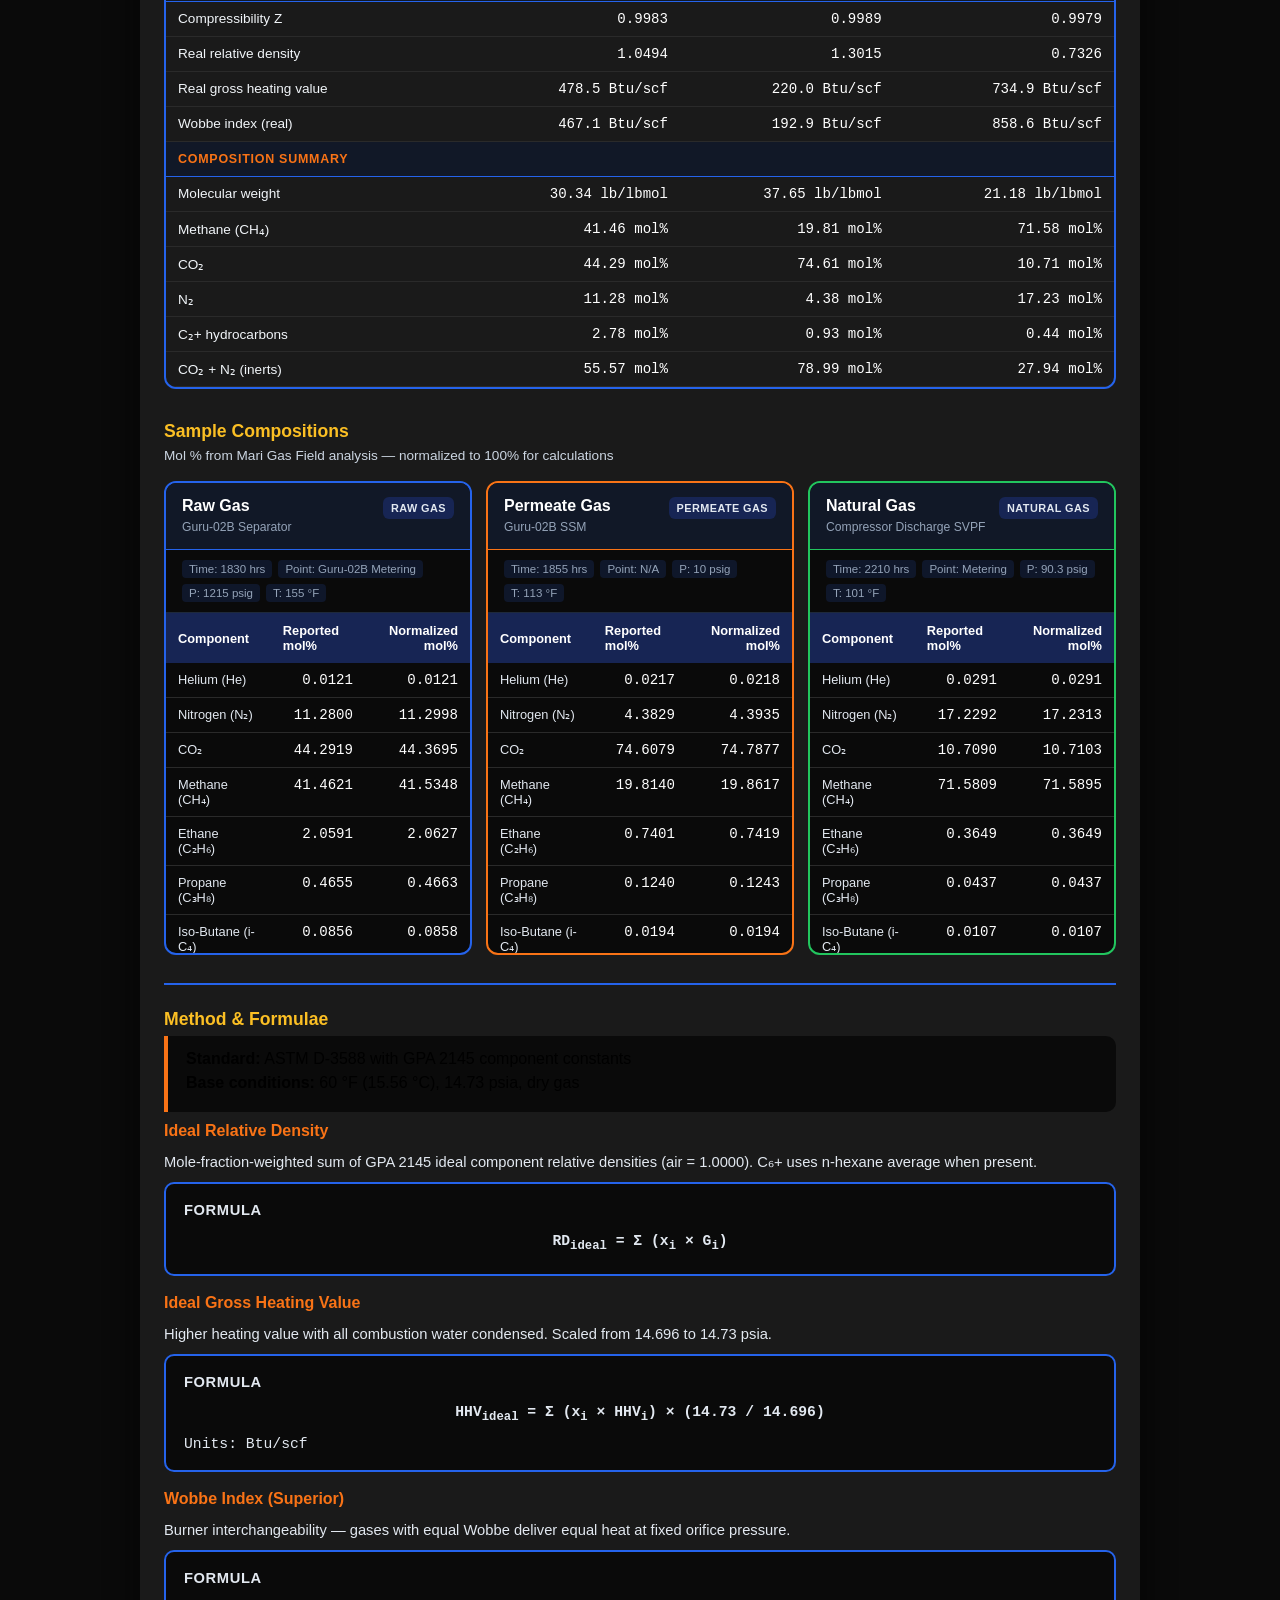
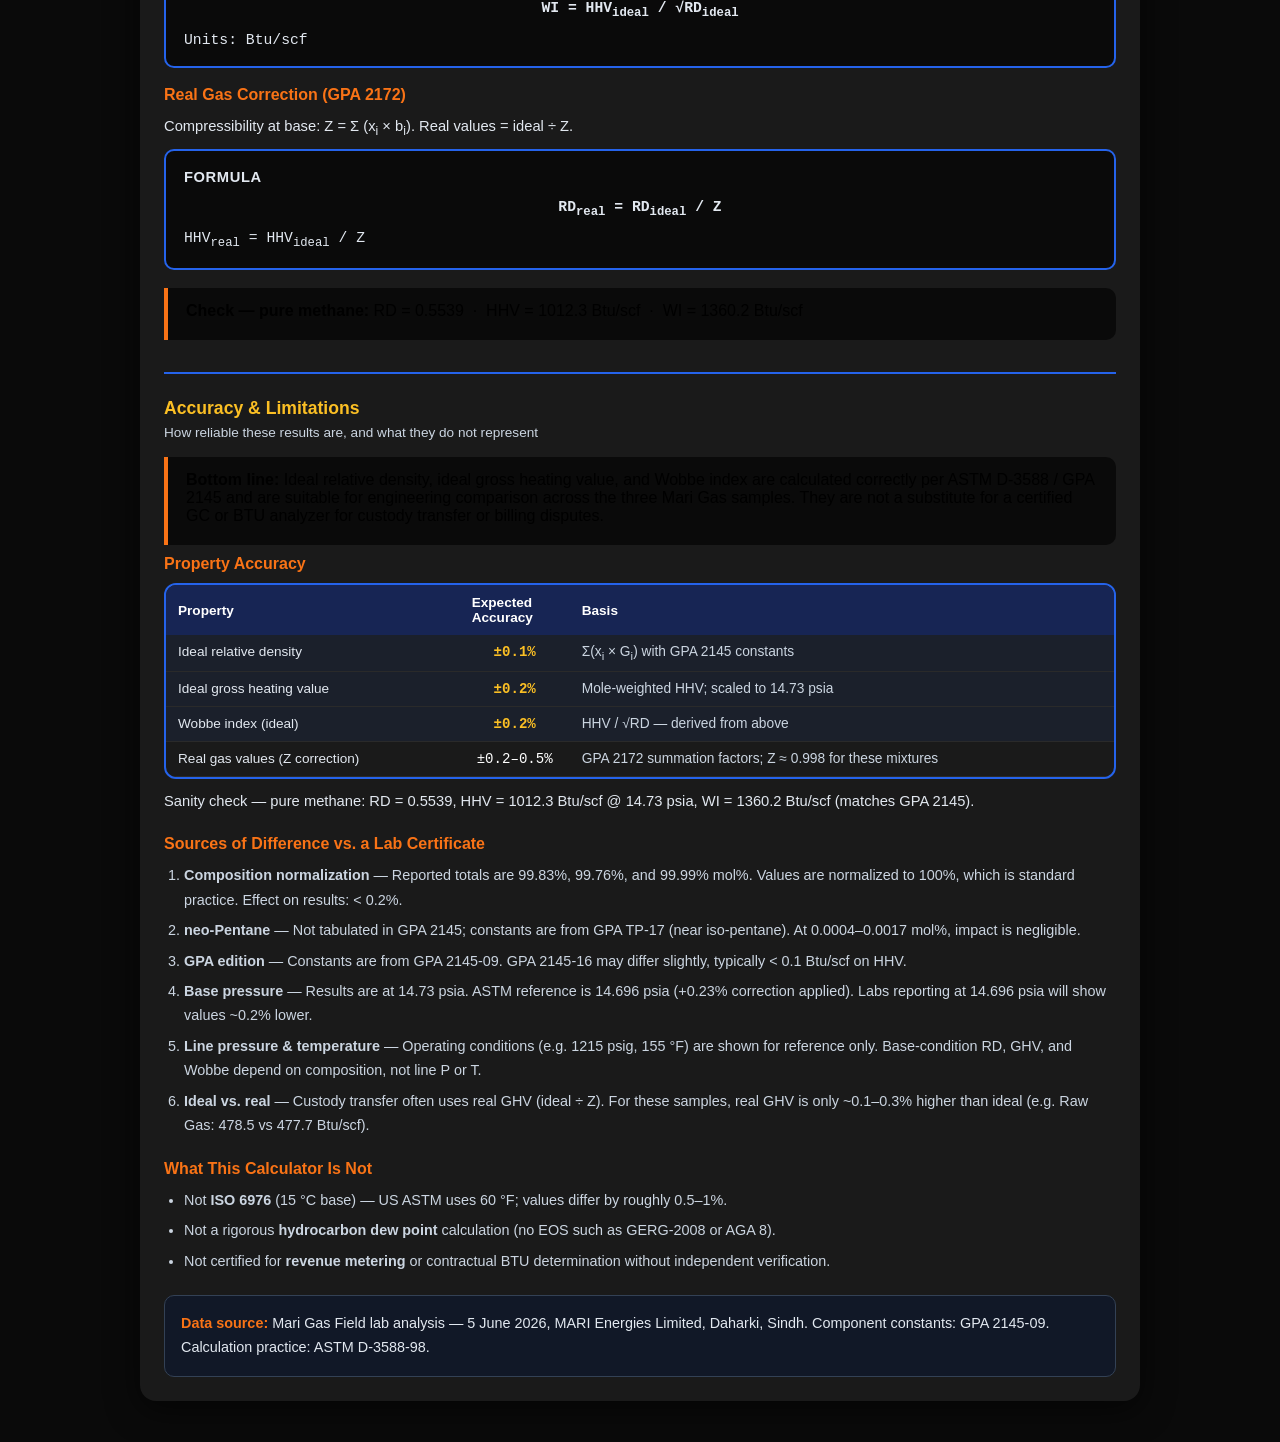
<file: natural-gas.html>
<!DOCTYPE html>
<html lang="en">
<head>
  <meta charset="UTF-8">
  <meta name="viewport" content="width=device-width, initial-scale=1.0, viewport-fit=cover">
  <title>Natural Gas Properties — ASTM D-3588</title>
  <link rel="stylesheet" href="style.css">
</head>
<body class="scroll-page">
  <nav class="nav">
    <a href="index.html" class="nav-link">Calculator</a>
    <a href="converter.html" class="nav-link">Unit Converter</a>
    <a href="chem-eng.html" class="nav-link">Chem. Eng. Units</a>
    <a href="drain.html" class="nav-link">Vessel Drain</a>
    <a href="evaporation.html" class="nav-link">Evaporation Solids</a>
    <a href="natural-gas.html" class="nav-link">Natural Gas</a>
    <a href="hse-analysis.html" class="nav-link">HSE Analysis</a>
    <a href="hse-ua-uc.html" class="nav-link">UA/UC Analysis</a>
    <a href="hse-good-obs.html" class="nav-link">Good Obs Analysis</a>
  </nav>

  <div class="converter gas-page">
    <header class="gas-header">
      <h1 class="converter-title">Natural Gas Properties</h1>
      <p class="section-hint gas-subtitle">ASTM D-3588 / GPA 2145 calculations at 60&nbsp;°F &amp; 14.73&nbsp;psia — dry, ideal basis</p>
    </header>

    <div id="mari-meta" class="gas-field-banner"></div>

    <section class="gas-section">
      <h2 class="section-title">Key Results</h2>
      <p class="section-hint">Primary ASTM D-3588 properties for each sample</p>
      <div class="gas-kpi-strip" id="gas-kpi-strip"></div>
    </section>

    <section class="gas-section">
      <h2 class="section-title">Comparison Chart</h2>
      <div class="gas-chart-panel">
        <div class="bar-legend">
          <span class="legend-item"><span class="legend-swatch gas-swatch-raw"></span> Raw Gas</span>
          <span class="legend-item"><span class="legend-swatch gas-swatch-permeate"></span> Permeate Gas</span>
          <span class="legend-item"><span class="legend-swatch gas-swatch-product"></span> Natural Gas</span>
        </div>
        <canvas id="mari-bar-chart" width="860" height="300"></canvas>
      </div>
    </section>

    <section class="gas-section">
      <h2 class="section-title">ASTM D-3588 Properties</h2>
      <div class="results-table-wrap gas-table-wrap">
        <table class="results-table gas-compare-table" id="compare-table">
          <thead>
            <tr>
              <th class="gas-th-property">Property</th>
              <th class="gas-th-raw">Raw Gas<span>Guru-02B Separator</span></th>
              <th class="gas-th-permeate">Permeate Gas<span>Guru-02B SSM</span></th>
              <th class="gas-th-product">Natural Gas<span>Compressor Discharge</span></th>
            </tr>
          </thead>
          <tbody id="compare-body"></tbody>
        </table>
      </div>
    </section>

    <section class="gas-section">
      <h2 class="section-title">Sample Compositions</h2>
      <p class="section-hint">Mol % from Mari Gas Field analysis — normalized to 100% for calculations</p>
      <div class="mari-samples" id="mari-samples"></div>
    </section>

    <section class="method-section gas-method">
      <h2 class="section-title">Method &amp; Formulae</h2>

      <div class="example-box">
        <p><strong>Standard:</strong> ASTM D-3588 with GPA 2145 component constants</p>
        <p><strong>Base conditions:</strong> 60&nbsp;°F (15.56&nbsp;°C), 14.73&nbsp;psia, dry gas</p>
      </div>

      <div class="method-block">
        <h3 class="method-heading">Ideal Relative Density</h3>
        <p>Mole-fraction-weighted sum of GPA 2145 ideal component relative densities (air = 1.0000). C₆+ uses n-hexane average when present.</p>
        <div class="formula-card">
          <p class="formula-label">Formula</p>
          <p class="formula">RD<sub>ideal</sub> = Σ (x<sub>i</sub> × G<sub>i</sub>)</p>
        </div>
      </div>

      <div class="method-block">
        <h3 class="method-heading">Ideal Gross Heating Value</h3>
        <p>Higher heating value with all combustion water condensed. Scaled from 14.696 to 14.73&nbsp;psia.</p>
        <div class="formula-card">
          <p class="formula-label">Formula</p>
          <p class="formula">HHV<sub>ideal</sub> = Σ (x<sub>i</sub> × HHV<sub>i</sub>) × (14.73 / 14.696)</p>
          <p class="formula-alt">Units: Btu/scf</p>
        </div>
      </div>

      <div class="method-block">
        <h3 class="method-heading">Wobbe Index (Superior)</h3>
        <p>Burner interchangeability — gases with equal Wobbe deliver equal heat at fixed orifice pressure.</p>
        <div class="formula-card">
          <p class="formula-label">Formula</p>
          <p class="formula">WI = HHV<sub>ideal</sub> / √RD<sub>ideal</sub></p>
          <p class="formula-alt">Units: Btu/scf</p>
        </div>
      </div>

      <div class="method-block">
        <h3 class="method-heading">Real Gas Correction (GPA 2172)</h3>
        <p>Compressibility at base: Z = Σ (x<sub>i</sub> × b<sub>i</sub>). Real values = ideal ÷ Z.</p>
        <div class="formula-card">
          <p class="formula-label">Formula</p>
          <p class="formula">RD<sub>real</sub> = RD<sub>ideal</sub> / Z</p>
          <p class="formula-alt">HHV<sub>real</sub> = HHV<sub>ideal</sub> / Z</p>
        </div>
      </div>

      <div class="example-box">
        <p><strong>Check — pure methane:</strong> RD = 0.5539 &nbsp;·&nbsp; HHV = 1012.3 Btu/scf &nbsp;·&nbsp; WI = 1360.2 Btu/scf</p>
      </div>
    </section>

    <section class="gas-section gas-accuracy">
      <h2 class="section-title">Accuracy &amp; Limitations</h2>
      <p class="section-hint">How reliable these results are, and what they do not represent</p>

      <div class="example-box gas-accuracy-summary">
        <p><strong>Bottom line:</strong> Ideal relative density, ideal gross heating value, and Wobbe index are calculated correctly per ASTM D-3588 / GPA 2145 and are suitable for engineering comparison across the three Mari Gas samples. They are not a substitute for a certified GC or BTU analyzer for custody transfer or billing disputes.</p>
      </div>

      <div class="method-block">
        <h3 class="method-heading">Property Accuracy</h3>
        <div class="results-table-wrap gas-table-wrap">
          <table class="results-table gas-accuracy-table">
            <thead>
              <tr>
                <th>Property</th>
                <th>Expected Accuracy</th>
                <th>Basis</th>
              </tr>
            </thead>
            <tbody>
              <tr class="gas-key-row">
                <td>Ideal relative density</td>
                <td class="gas-num-cell">±0.1%</td>
                <td>Σ(x<sub>i</sub> × G<sub>i</sub>) with GPA 2145 constants</td>
              </tr>
              <tr class="gas-key-row">
                <td>Ideal gross heating value</td>
                <td class="gas-num-cell">±0.2%</td>
                <td>Mole-weighted HHV; scaled to 14.73 psia</td>
              </tr>
              <tr class="gas-key-row">
                <td>Wobbe index (ideal)</td>
                <td class="gas-num-cell">±0.2%</td>
                <td>HHV / √RD — derived from above</td>
              </tr>
              <tr>
                <td>Real gas values (Z correction)</td>
                <td class="gas-num-cell">±0.2–0.5%</td>
                <td>GPA 2172 summation factors; Z ≈ 0.998 for these mixtures</td>
              </tr>
            </tbody>
          </table>
        </div>
        <p class="gas-accuracy-note">Sanity check — pure methane: RD = 0.5539, HHV = 1012.3 Btu/scf @ 14.73 psia, WI = 1360.2 Btu/scf (matches GPA 2145).</p>
      </div>

      <div class="method-block">
        <h3 class="method-heading">Sources of Difference vs. a Lab Certificate</h3>
        <ul class="method-list ordered gas-limit-list">
          <li><strong>Composition normalization</strong> — Reported totals are 99.83%, 99.76%, and 99.99% mol%. Values are normalized to 100%, which is standard practice. Effect on results: &lt; 0.2%.</li>
          <li><strong>neo-Pentane</strong> — Not tabulated in GPA 2145; constants are from GPA TP-17 (near iso-pentane). At 0.0004–0.0017 mol%, impact is negligible.</li>
          <li><strong>GPA edition</strong> — Constants are from GPA 2145-09. GPA 2145-16 may differ slightly, typically &lt; 0.1 Btu/scf on HHV.</li>
          <li><strong>Base pressure</strong> — Results are at 14.73 psia. ASTM reference is 14.696 psia (+0.23% correction applied). Labs reporting at 14.696 psia will show values ~0.2% lower.</li>
          <li><strong>Line pressure &amp; temperature</strong> — Operating conditions (e.g. 1215 psig, 155 °F) are shown for reference only. Base-condition RD, GHV, and Wobbe depend on composition, not line P or T.</li>
          <li><strong>Ideal vs. real</strong> — Custody transfer often uses real GHV (ideal ÷ Z). For these samples, real GHV is only ~0.1–0.3% higher than ideal (e.g. Raw Gas: 478.5 vs 477.7 Btu/scf).</li>
        </ul>
      </div>

      <div class="method-block">
        <h3 class="method-heading">What This Calculator Is Not</h3>
        <ul class="method-list gas-limit-list">
          <li>Not <strong>ISO 6976</strong> (15 °C base) — US ASTM uses 60 °F; values differ by roughly 0.5–1%.</li>
          <li>Not a rigorous <strong>hydrocarbon dew point</strong> calculation (no EOS such as GERG-2008 or AGA 8).</li>
          <li>Not certified for <strong>revenue metering</strong> or contractual BTU determination without independent verification.</li>
        </ul>
      </div>

      <div class="evap-notes gas-disclaimer">
        <p><strong>Data source:</strong> Mari Gas Field lab analysis — 5 June 2026, MARI Energies Limited, Daharki, Sindh. Component constants: GPA 2145-09. Calculation practice: ASTM D-3588-98.</p>
      </div>
    </section>
  </div>

  <script src="natural-gas.js"></script>
</body>
</html>
</file>
<file: style.css>
* {
  margin: 0;
  padding: 0;
  box-sizing: border-box;
}

html {
  -webkit-text-size-adjust: 100%;
  height: auto;
}

body {
  min-height: 100vh;
  display: flex;
  flex-direction: column;
  align-items: center;
  justify-content: center;
  background: #0a0a0a;
  font-family: -apple-system, BlinkMacSystemFont, "Segoe UI", Roboto, sans-serif;
  padding: 16px;
  gap: 16px;
  overflow-x: hidden;
}

body.scroll-page {
  display: block;
  padding: 12px 12px 40px;
  min-height: 100vh;
  height: auto;
  overflow-x: hidden;
  overflow-y: auto;
  -webkit-overflow-scrolling: touch;
}

body.scroll-page > .nav {
  margin: 0 auto 12px;
  max-width: 1000px;
}

body.scroll-page > .converter {
  margin: 0 auto;
  width: 100%;
  max-width: 1000px;
}

body:has(.hse-page),
body:has(.gas-page) {
  justify-content: flex-start;
}

.nav {
  display: flex;
  flex-wrap: wrap;
  justify-content: center;
  gap: 8px;
  background: #1a1a1a;
  padding: 6px;
  border-radius: 12px;
  max-width: 100%;
}

.nav-link {
  color: #94a3b8;
  text-decoration: none;
  font-size: 0.85rem;
  font-weight: 600;
  padding: 10px 14px;
  border-radius: 8px;
  transition: background 0.15s, color 0.15s;
  white-space: nowrap;
}

.nav-link:hover {
  color: #fff;
  background: #172554;
}

.nav-link.active {
  background: #f97316;
  color: #fff;
}

.calculator {
  background: #1a1a1a;
  border-radius: 16px;
  padding: 20px;
  box-shadow: 0 8px 32px rgba(0, 0, 0, 0.6);
  width: 360px;
}

.mode-indicator {
  color: #2563eb;
  font-size: 0.85rem;
  font-weight: 600;
  text-align: right;
  margin-bottom: 6px;
  letter-spacing: 0.05em;
}

.display {
  background: #0a0a0a;
  border: 2px solid #2563eb;
  border-radius: 10px;
  color: #f97316;
  font-family: "SF Mono", "Fira Code", monospace;
  font-size: 2.2rem;
  text-align: right;
  padding: 20px 16px;
  margin-bottom: 16px;
  overflow: hidden;
  text-overflow: ellipsis;
  white-space: nowrap;
  min-height: 72px;
}

.buttons {
  display: grid;
  grid-template-columns: repeat(4, 1fr);
  gap: 8px;
}

.buttons.scientific {
  margin-bottom: 10px;
  padding-bottom: 10px;
  border-bottom: 1px solid #2a2a2a;
}

.btn {
  border: none;
  border-radius: 10px;
  font-size: 1.2rem;
  font-weight: 600;
  padding: 14px 8px;
  cursor: pointer;
  transition: background 0.15s, transform 0.1s;
  color: #fff;
}

.btn:active {
  transform: scale(0.95);
}

.btn.number {
  background: #1e3a8a;
}

.btn.number:hover {
  background: #2563eb;
}

.btn.scientific {
  background: #172554;
  font-size: 0.95rem;
}

.btn.scientific:hover {
  background: #1e40af;
}

.btn.operator,
.btn.action,
.btn.equals {
  background: #f97316;
}

.btn.operator:hover,
.btn.action:hover,
.btn.equals:hover {
  background: #ea580c;
}

.btn.zero {
  grid-column: span 2;
}

.btn.equals {
  grid-row: span 3;
}

.converter {
  background: #1a1a1a;
  border-radius: 16px;
  padding: 24px;
  box-shadow: 0 8px 32px rgba(0, 0, 0, 0.6);
  width: 480px;
  max-width: 100%;
}

.chem-page {
  width: 640px;
}

.tabs {
  display: flex;
  gap: 8px;
  margin-bottom: 20px;
}

.tab {
  flex: 1;
  background: #0a0a0a;
  border: 2px solid #2563eb;
  border-radius: 10px;
  color: #94a3b8;
  font-size: 0.85rem;
  font-weight: 600;
  padding: 12px 8px;
  cursor: pointer;
  transition: background 0.15s, color 0.15s, border-color 0.15s;
}

.tab:hover {
  color: #fff;
  border-color: #f97316;
}

.tab.active {
  background: #f97316;
  border-color: #f97316;
  color: #fff;
}

.tab-panel {
  display: none;
}

.tab-panel.active {
  display: block;
}

.section-title {
  color: #f97316;
  font-size: 1.1rem;
  margin-bottom: 6px;
}

.section-hint {
  color: #cbd5e1;
  font-size: 0.85rem;
  margin-bottom: 16px;
  line-height: 1.5;
}

.section-divider {
  border: none;
  border-top: 1px solid #2a2a2a;
  margin: 24px 0;
}

.steam-row {
  display: flex;
  gap: 12px;
  margin-bottom: 4px;
  flex-wrap: wrap;
}

.steam-field {
  flex: 1;
  min-width: 140px;
}

.steam-field-btn {
  display: flex;
  align-items: flex-end;
}

.calc-btn {
  width: 100%;
  background: #f97316;
  border: none;
  border-radius: 10px;
  color: #fff;
  font-size: 0.95rem;
  font-weight: 600;
  padding: 14px 16px;
  cursor: pointer;
  margin-bottom: 16px;
  transition: background 0.15s, transform 0.1s;
}

.calc-btn:hover {
  background: #ea580c;
}

.calc-btn:active {
  transform: scale(0.98);
}

.results-table-wrap {
  overflow-x: auto;
  margin-top: 8px;
}

.results-table {
  width: 100%;
  border-collapse: collapse;
  font-size: 0.85rem;
}

.results-table th {
  background: #172554;
  color: #fff;
  padding: 10px 12px;
  text-align: left;
  font-weight: 600;
}

.results-table td {
  padding: 9px 12px;
  border-bottom: 1px solid #2a2a2a;
  color: #e2e8f0;
  vertical-align: top;
}

.results-table .unit-cell {
  line-height: 1.8;
}

.unit-chip {
  display: inline-block;
  background: #0a0a0a;
  border: 1px solid #2563eb;
  border-radius: 6px;
  padding: 3px 8px;
  margin: 2px 4px 2px 0;
  font-family: "SF Mono", "Fira Code", monospace;
  font-size: 0.8rem;
  color: #f97316;
  white-space: nowrap;
}

.unit-chip em {
  color: #94a3b8;
  font-style: normal;
  font-size: 0.72rem;
}

.phase-cell {
  color: #f97316;
  font-weight: 600;
}

.heat-units-block {
  background: #0a0a0a;
  border: 2px solid #2563eb;
  border-radius: 10px;
  padding: 14px;
  margin-bottom: 10px;
}

.heat-units-block.highlight {
  border-color: #f97316;
}

.heat-block-title {
  color: #f97316;
  font-size: 0.85rem;
  margin-bottom: 10px;
  text-transform: uppercase;
  letter-spacing: 0.04em;
}

.heat-units-row {
  display: flex;
  gap: 10px;
  align-items: flex-start;
  margin-bottom: 6px;
}

.heat-system-label {
  color: #2563eb;
  font-size: 0.75rem;
  font-weight: 700;
  text-transform: uppercase;
  min-width: 52px;
  padding-top: 6px;
  flex-shrink: 0;
}

.gas-page {
  width: 960px;
  max-width: 100%;
  overflow: visible;
}

.gas-header {
  margin-bottom: 8px;
}

.gas-subtitle {
  text-align: center;
  margin-bottom: 0;
}

.gas-section {
  margin-top: 28px;
  padding-top: 4px;
}

.gas-section .section-title {
  margin-bottom: 4px;
}

.gas-section > .section-hint {
  margin-bottom: 14px;
}

/* Field info banner */
.gas-field-banner {
  margin: 20px 0 8px;
}

.gas-banner-grid {
  display: grid;
  grid-template-columns: repeat(4, 1fr);
  gap: 10px;
  background: #0a0a0a;
  border: 2px solid #2563eb;
  border-radius: 12px;
  padding: 16px;
}

.gas-banner-item {
  display: flex;
  flex-direction: column;
  gap: 4px;
}

.gas-banner-label {
  color: #94a3b8;
  font-size: 0.72rem;
  font-weight: 600;
  text-transform: uppercase;
  letter-spacing: 0.05em;
}

.gas-banner-value {
  color: #f8fafc;
  font-size: 0.92rem;
  line-height: 1.4;
  font-weight: 500;
}

/* KPI cards */
.gas-kpi-strip {
  display: grid;
  grid-template-columns: repeat(3, 1fr);
  gap: 14px;
}

.gas-kpi-card {
  background: #0a0a0a;
  border: 2px solid #2563eb;
  border-radius: 12px;
  padding: 18px;
  display: flex;
  flex-direction: column;
  gap: 14px;
}

.gas-kpi-raw { border-top: 4px solid #2563eb; }
.gas-kpi-permeate { border-top: 4px solid #f97316; }
.gas-kpi-product { border-top: 4px solid #22c55e; }

.gas-kpi-title {
  color: #fff;
  font-size: 1.05rem;
  margin: 0;
}

.gas-kpi-loc {
  color: #cbd5e1;
  font-size: 0.8rem;
  margin: 4px 0 0;
  line-height: 1.4;
}

.gas-kpi-metrics {
  margin: 0;
  display: flex;
  flex-direction: column;
  gap: 10px;
}

.gas-kpi-metric {
  display: flex;
  justify-content: space-between;
  align-items: baseline;
  gap: 12px;
  padding: 10px 12px;
  background: #111;
  border-radius: 8px;
  border: 1px solid #1e293b;
}

.gas-kpi-metric.primary {
  border-color: #334155;
}

.gas-kpi-metric dt {
  color: #e2e8f0;
  font-size: 0.78rem;
  font-weight: 500;
  line-height: 1.3;
  flex: 1;
}

.gas-kpi-metric dd {
  margin: 0;
  color: #fbbf24;
  font-family: "SF Mono", "Fira Code", monospace;
  font-size: 1.15rem;
  font-weight: 700;
  white-space: nowrap;
}

.gas-kpi-metric dd small {
  font-size: 0.68rem;
  color: #cbd5e1;
  font-weight: 500;
}

.gas-kpi-ops {
  display: flex;
  flex-wrap: wrap;
  gap: 6px;
  padding-top: 4px;
  border-top: 1px solid #1e293b;
}

.gas-kpi-ops span {
  background: #172554;
  color: #f1f5f9;
  font-size: 0.75rem;
  padding: 4px 8px;
  border-radius: 6px;
}

/* Chart */
.gas-chart-panel {
  background: #0a0a0a;
  border: 2px solid #2563eb;
  border-radius: 12px;
  padding: 18px;
  overflow: visible;
  touch-action: pan-y;
}

.gas-chart-panel canvas {
  width: 100% !important;
  max-width: 100%;
  display: block;
  touch-action: pan-y;
  pointer-events: none;
}

.gas-swatch-raw { background: #2563eb !important; }
.gas-swatch-permeate { background: #f97316 !important; }
.gas-swatch-product { background: #22c55e !important; }

/* Comparison table */
.gas-table-wrap {
  border: 2px solid #2563eb;
  border-radius: 12px;
  overflow: hidden;
  margin-top: 4px;
}

.gas-compare-table th span {
  display: block;
  font-size: 0.75rem;
  font-weight: 400;
  color: #cbd5e1;
  margin-top: 3px;
}

.gas-th-property {
  min-width: 200px;
}

.gas-th-raw { border-bottom: 3px solid #2563eb !important; }
.gas-th-permeate { border-bottom: 3px solid #f97316 !important; }
.gas-th-product { border-bottom: 3px solid #22c55e !important; }

.gas-group-row td {
  background: #111827;
  color: #f97316;
  font-size: 0.78rem;
  font-weight: 700;
  text-transform: uppercase;
  letter-spacing: 0.06em;
  padding: 10px 12px !important;
  border-bottom: 1px solid #2563eb !important;
}

.gas-prop-cell {
  color: #f1f5f9 !important;
  font-weight: 500;
  min-width: 200px;
}

.gas-num-cell {
  text-align: right !important;
  font-family: "SF Mono", "Fira Code", monospace;
  font-size: 0.88rem !important;
  color: #ffffff !important;
  white-space: nowrap;
}

.gas-key-row td {
  background: rgba(37, 99, 235, 0.08);
}

.gas-key-row .gas-prop-cell {
  color: #fff !important;
  font-weight: 600;
}

.gas-key-row .gas-num-cell {
  color: #fbbf24 !important;
  font-weight: 600;
}

.gas-total-row td {
  border-top: 2px solid #2563eb !important;
  background: #111827;
}

/* Sample composition cards */
.mari-samples {
  display: grid;
  grid-template-columns: repeat(3, 1fr);
  gap: 14px;
}

.gas-sample-card {
  background: #0a0a0a;
  border: 2px solid #2563eb;
  border-radius: 12px;
  padding: 0;
  overflow: hidden;
  min-width: 0;
}

.gas-sample-raw { border-color: #2563eb; }
.gas-sample-permeate { border-color: #f97316; }
.gas-sample-product { border-color: #22c55e; }

.gas-card-head {
  display: flex;
  justify-content: space-between;
  align-items: flex-start;
  gap: 10px;
  padding: 14px 16px;
  background: #111827;
  border-bottom: 1px solid #1e293b;
}

.gas-sample-raw .gas-card-head { border-bottom-color: #2563eb; }
.gas-sample-permeate .gas-card-head { border-bottom-color: #f97316; }
.gas-sample-product .gas-card-head { border-bottom-color: #22c55e; }

.gas-card-title {
  color: #fff;
  font-size: 1rem;
  margin: 0;
}

.gas-card-sub {
  color: #94a3b8;
  font-size: 0.76rem;
  margin: 4px 0 0;
  line-height: 1.35;
}

.gas-card-badge {
  background: #172554;
  color: #e2e8f0;
  font-size: 0.68rem;
  font-weight: 600;
  text-transform: uppercase;
  letter-spacing: 0.04em;
  padding: 5px 8px;
  border-radius: 6px;
  white-space: nowrap;
  flex-shrink: 0;
}

.gas-card-meta {
  display: flex;
  flex-wrap: wrap;
  gap: 6px;
  padding: 10px 16px;
  border-bottom: 1px solid #1e293b;
}

.gas-card-meta span {
  font-size: 0.72rem;
  color: #94a3b8;
  background: #0f172a;
  padding: 3px 7px;
  border-radius: 4px;
}

.gas-comp-table {
  font-size: 0.8rem;
}

.gas-comp-table th:last-child,
.gas-comp-table td:last-child,
.gas-compare-table th:not(:first-child) {
  text-align: right;
}

.gas-sample-card .results-table-wrap {
  margin: 0;
  max-height: 340px;
  overflow-y: auto;
}

.gas-sample-card .results-table th {
  position: sticky;
  top: 0;
  z-index: 1;
}

.gas-method .method-block {
  margin-bottom: 18px;
}

.gas-accuracy {
  margin-top: 32px;
  padding-top: 24px;
  border-top: 2px solid #2563eb;
}

.gas-accuracy-summary {
  margin-bottom: 18px;
}

.gas-accuracy-table .gas-num-cell {
  text-align: center !important;
  width: 110px;
}

.gas-accuracy-table td:last-child {
  text-align: left !important;
  color: #cbd5e1 !important;
  font-size: 0.86rem !important;
}

.gas-accuracy-note {
  color: #cbd5e1;
  font-size: 0.88rem;
  margin-top: 10px;
  line-height: 1.55;
}

.gas-limit-list {
  margin-top: 4px;
}

.gas-limit-list li {
  margin-bottom: 10px;
}

.gas-disclaimer {
  margin-top: 8px;
  border-color: #334155;
}

.hse-page {
  width: 1000px;
  max-width: 100%;
  overflow: visible;
}

.hse-page canvas,
.gas-page canvas {
  touch-action: pan-y;
  pointer-events: none;
  max-width: 100%;
}

.hse-page .converter-title,
.gas-page .converter-title {
  color: #fbbf24;
}

.hse-page,
.gas-page {
  background: #1a1a1a;
}

.hse-page .section-title,
.gas-page .section-title {
  color: #fbbf24;
}

.hse-two-col {
  display: grid;
  grid-template-columns: repeat(2, 1fr);
  gap: 20px;
}

.hse-panel {
  background: #111827;
  border: 2px solid #2563eb;
  border-radius: 12px;
  padding: 16px;
  min-width: 0;
  overflow: visible;
  touch-action: pan-y;
}

.hse-panel .section-title {
  color: #fbbf24;
}

.hse-panel .section-hint {
  color: #e2e8f0;
}

.hse-panel .results-table td {
  color: #f1f5f9;
}

.hse-panel .results-table th {
  color: #ffffff;
  background: #1e3a8a;
}

.hse-panel canvas {
  width: 100%;
  display: block;
  margin-bottom: 12px;
  touch-action: pan-y;
  pointer-events: none;
  max-width: 100%;
}

.hse-mini-stats {
  display: grid;
  gap: 8px;
}

.hse-list-grid {
  display: grid;
  grid-template-columns: 1fr 1fr;
  gap: 16px;
}

.hse-ranked-list {
  list-style: none;
  padding: 0;
  margin: 0;
}

.hse-ranked-list li {
  display: flex;
  justify-content: space-between;
  gap: 10px;
  padding: 8px 10px;
  border-bottom: 1px solid #334155;
  color: #f1f5f9;
  font-size: 0.88rem;
}

.hse-ranked-list li strong {
  color: #fbbf24;
  font-family: "SF Mono", "Fira Code", monospace;
}

.hse-desc-cell {
  font-size: 0.86rem !important;
  color: #e2e8f0 !important;
  text-align: left !important;
  max-width: 360px;
  line-height: 1.5;
  white-space: normal;
  word-break: normal;
  overflow-wrap: break-word;
}

/* Wide HSE tables — scroll on tablet, cards on phone */
.hse-concern-table,
.hse-open-table {
  min-width: 640px;
}

@media (max-width: 600px) {
  .hse-concern-wrap,
  .hse-open-wrap {
    overflow-x: visible;
  }

  .hse-concern-table,
  .hse-open-table {
    min-width: 0;
    width: 100%;
    border-collapse: separate;
    border-spacing: 0 12px;
  }

  .hse-concern-table thead,
  .hse-open-table thead {
    display: none;
  }

  .hse-concern-table tbody tr,
  .hse-open-table tbody tr {
    display: block;
    background: #111827;
    border: 1px solid #334155;
    border-radius: 10px;
    padding: 12px 14px;
    margin-bottom: 0;
  }

  .hse-concern-table tbody td,
  .hse-open-table tbody td {
    display: block;
    border: none;
    padding: 6px 0;
    white-space: normal;
    word-break: normal;
    overflow-wrap: break-word;
    max-width: none;
    min-width: 0;
    text-align: left !important;
  }

  .hse-concern-table tbody td::before,
  .hse-open-table tbody td::before {
    content: attr(data-label);
    display: block;
    font-size: 0.68rem;
    font-weight: 700;
    text-transform: uppercase;
    letter-spacing: 0.05em;
    color: #fbbf24;
    margin-bottom: 2px;
  }

  .hse-concern-table tbody td.hse-desc-cell,
  .hse-open-table tbody td.hse-desc-cell {
    margin-top: 4px;
    padding-top: 8px;
    border-top: 1px solid #1e293b;
    line-height: 1.55;
  }
}

.hse-insights-box {
  background: #111827;
  border: 2px solid #f97316;
  border-radius: 12px;
  padding: 16px 20px;
  margin-bottom: 20px;
}

.hse-insight-list { margin-top: 8px; }
.hse-insight-list li { color: #e2e8f0; margin-bottom: 8px; line-height: 1.5; }

.hse-sheet-section { border-top: 1px solid #334155; padding-top: 24px; }

.hse-three-col {
  display: grid;
  grid-template-columns: repeat(3, 1fr);
  gap: 14px;
  margin-top: 16px;
}

.hse-stat-block {
  background: #111827;
  border: 1px solid #334155;
  border-radius: 10px;
  padding: 12px;
}

.hse-stat-block .method-heading { margin-bottom: 8px; font-size: 0.88rem; }

.hse-list-ref-grid {
  display: grid;
  grid-template-columns: repeat(2, 1fr);
  gap: 14px;
}

.hse-ref-card {
  background: #111827;
  border: 2px solid #2563eb;
  border-radius: 10px;
  padding: 14px;
  max-height: 320px;
  overflow-y: auto;
}

.hse-ref-card .method-heading small { color: #94a3b8; font-weight: 400; }

.hse-ref-list { list-style: none; padding: 0; margin: 0; }

.hse-ref-list li {
  color: #e2e8f0;
  font-size: 0.84rem;
  padding: 5px 0;
  border-bottom: 1px solid #1e293b;
  line-height: 1.4;
}

.hse-rec-grid {
  display: grid;
  grid-template-columns: repeat(2, 1fr);
  gap: 14px;
}

.hse-rec-card {
  background: #111827;
  border-radius: 10px;
  padding: 14px;
  border-left: 4px solid #2563eb;
}

.hse-rec-critical { border-left-color: #ef4444; }
.hse-rec-high { border-left-color: #f97316; }
.hse-rec-medium { border-left-color: #eab308; }

.hse-rec-priority {
  font-size: 0.68rem;
  font-weight: 700;
  text-transform: uppercase;
  letter-spacing: 0.06em;
  color: #fbbf24;
}

.hse-rec-title {
  color: #fff;
  font-size: 0.95rem;
  margin: 6px 0;
}

.hse-rec-finding {
  color: #cbd5e1;
  font-size: 0.84rem;
  margin-bottom: 6px;
  line-height: 1.45;
}

.hse-rec-action {
  color: #e2e8f0;
  font-size: 0.84rem;
  line-height: 1.5;
}

.hse-hazard-section {
  border-top: 2px solid #ef4444;
  padding-top: 24px;
}

.hse-page-link {
  margin-top: 6px;
  margin-bottom: 0;
}

.hse-page-link a {
  color: #60a5fa;
  text-decoration: none;
  font-weight: 600;
}

.hse-page-link a + a::before {
  content: none;
}

.hse-page-link a:hover {
  text-decoration: underline;
}

.hse-kpi-dept {
  font-size: 0.82rem !important;
  line-height: 1.3;
  word-break: break-word;
}

.hse-ranked-list li span {
  flex: 1;
  min-width: 0;
  word-break: break-word;
}

@media (max-width: 900px) {
  .hse-rec-grid { grid-template-columns: 1fr; }
}

#hse-open-table td {
  color: #f1f5f9;
}

#hse-open-table td.hse-desc-cell {
  color: #e2e8f0 !important;
}

@media (max-width: 900px) {
  .hse-two-col,
  .hse-list-grid,
  .hse-three-col,
  .hse-list-ref-grid {
    grid-template-columns: 1fr;
  }
}

@media (max-width: 900px) {
  .gas-banner-grid {
    grid-template-columns: repeat(2, 1fr);
  }

  .gas-kpi-strip,
  .mari-samples {
    grid-template-columns: 1fr;
  }
}

@media (max-width: 600px) {
  body.scroll-page {
    padding: 8px 8px 48px;
  }

  body {
    padding: 10px;
    gap: 10px;
  }

  .nav {
    flex-wrap: nowrap;
    overflow-x: auto;
    justify-content: flex-start;
    -webkit-overflow-scrolling: touch;
    scrollbar-width: none;
    width: 100%;
    max-width: 100%;
    padding: 4px;
  }

  .nav::-webkit-scrollbar {
    display: none;
  }

  .nav-link {
    font-size: 0.75rem;
    padding: 8px 10px;
    flex-shrink: 0;
  }

  .hse-page,
  .gas-page {
    width: 100%;
    padding: 14px;
    border-radius: 12px;
  }

  .hse-page .converter-title,
  .gas-page .converter-title {
    font-size: 1.25rem;
    line-height: 1.3;
  }

  .gas-subtitle {
    font-size: 0.82rem;
  }

  .hse-panel {
    padding: 12px;
  }

  .gas-section {
    margin-bottom: 20px;
  }

  .bar-legend {
    flex-wrap: wrap;
    gap: 8px;
    justify-content: flex-start;
  }

  .results-table-wrap {
    -webkit-overflow-scrolling: touch;
  }

  .results-table {
    font-size: 0.78rem;
  }

  .results-table th,
  .results-table td {
    padding: 6px 8px;
  }

  .hse-panel .results-table {
    min-width: 280px;
    width: max-content;
    max-width: none;
  }

  .hse-panel .results-table-wrap {
    overflow-x: auto;
    -webkit-overflow-scrolling: touch;
  }

  .gas-banner-value {
    font-size: 0.88rem;
    word-break: break-word;
  }

  .gas-banner-grid {
    grid-template-columns: 1fr;
  }

  .gas-kpi-strip,
  .mari-samples {
    grid-template-columns: 1fr;
  }

  .gas-kpi-metric {
    flex-direction: column;
    gap: 4px;
  }

  .gas-kpi-metric dd {
    font-size: 1.05rem;
  }
}

.error-msg {
  color: #f87171;
  text-align: center;
}

.heat-result {
  margin-top: 8px;
}

.heat-result-grid {
  display: grid;
  grid-template-columns: repeat(2, 1fr);
  gap: 10px;
}

.heat-result-item {
  background: #0a0a0a;
  border: 2px solid #2563eb;
  border-radius: 10px;
  padding: 14px;
  display: flex;
  flex-direction: column;
  gap: 4px;
}

.heat-result-item.highlight {
  border-color: #f97316;
  grid-column: span 2;
}

.heat-label {
  color: #94a3b8;
  font-size: 0.75rem;
  text-transform: uppercase;
  letter-spacing: 0.04em;
}

.heat-value {
  color: #f97316;
  font-family: "SF Mono", "Fira Code", monospace;
  font-size: 1.1rem;
  font-weight: 600;
}

.heat-result-item.highlight .heat-value {
  font-size: 1.4rem;
}

.converter-title {
  color: #f97316;
  font-size: 1.4rem;
  margin-bottom: 20px;
  text-align: center;
}

.field-label {
  display: block;
  color: #2563eb;
  font-size: 0.8rem;
  font-weight: 600;
  margin-bottom: 6px;
  letter-spacing: 0.04em;
  text-transform: uppercase;
}

.select,
.input {
  width: 100%;
  background: #0a0a0a;
  border: 2px solid #2563eb;
  border-radius: 10px;
  color: #fff;
  font-size: 1rem;
  padding: 12px 14px;
  margin-bottom: 16px;
  outline: none;
}

.select:focus,
.input:focus {
  border-color: #f97316;
}

.input.result {
  color: #f97316;
  font-family: "SF Mono", "Fira Code", monospace;
  font-size: 1.3rem;
}

.conversion-row {
  display: flex;
  align-items: center;
  gap: 12px;
}

.conversion-field {
  flex: 1;
  min-width: 0;
}

.swap-btn {
  background: #f97316;
  border: none;
  border-radius: 10px;
  color: #fff;
  font-size: 1.4rem;
  width: 44px;
  height: 44px;
  cursor: pointer;
  flex-shrink: 0;
  margin-top: 18px;
  transition: background 0.15s, transform 0.1s;
}

.swap-btn:hover {
  background: #ea580c;
}

.swap-btn:active {
  transform: scale(0.95);
}

.formula {
  color: #94a3b8;
  font-size: 0.85rem;
  text-align: center;
  margin-top: 4px;
  min-height: 1.2em;
}

@media (max-width: 400px) {
  .calculator,
  .converter,
  .chem-page,
  .converter.hse-page,
  .converter.gas-page {
    width: 100%;
    border-radius: 12px;
    padding: 12px;
  }

  .display {
    font-size: 1.8rem;
  }

  .btn {
    padding: 12px 6px;
    font-size: 1rem;
  }

  .btn.scientific {
    font-size: 0.8rem;
  }

  .conversion-row {
    flex-direction: column;
  }

  .swap-btn {
    margin-top: 0;
    width: 100%;
  }

  .steam-row {
    flex-direction: column;
  }

  .heat-result-grid {
    grid-template-columns: 1fr;
  }

  .heat-result-item.highlight {
    grid-column: span 1;
  }

  .drain-layout {
    flex-direction: column;
  }

  .drain-page {
    width: 100%;
  }

  .evap-page {
    width: 100%;
  }

  .evap-layout {
    flex-direction: column;
  }
}

.drain-page {
  width: 860px;
}

.drain-summary {
  margin-bottom: 20px;
}

.drain-summary-grid {
  display: grid;
  grid-template-columns: repeat(2, 1fr);
  gap: 10px;
}

.summary-item {
  background: #0a0a0a;
  border: 2px solid #2563eb;
  border-radius: 10px;
  padding: 14px;
  display: flex;
  flex-direction: column;
  gap: 4px;
}

.summary-item.highlight {
  border-color: #f97316;
  grid-column: span 2;
}

.summary-label {
  color: #94a3b8;
  font-size: 0.72rem;
  text-transform: uppercase;
  letter-spacing: 0.04em;
}

.summary-value {
  color: #f97316;
  font-family: "SF Mono", "Fira Code", monospace;
  font-size: 1rem;
  font-weight: 600;
}

.drain-layout {
  display: flex;
  gap: 20px;
  align-items: flex-start;
}

.drain-visual-panel,
.drain-graph-panel {
  flex: 1;
  min-width: 0;
}

.drain-visual-panel canvas,
.drain-graph-panel canvas {
  width: 100%;
  background: #0a0a0a;
  border: 2px solid #2563eb;
  border-radius: 10px;
  display: block;
}

.drain-controls {
  margin-top: 12px;
}

.time-slider {
  width: 100%;
  accent-color: #f97316;
  margin: 8px 0;
}

.time-display {
  color: #f97316;
  font-family: "SF Mono", "Fira Code", monospace;
  font-size: 0.85rem;
  text-align: center;
  margin-bottom: 10px;
}

.play-btn {
  margin-bottom: 0;
}

.evap-page {
  width: 900px;
  max-width: 100%;
}

.evap-layout {
  display: flex;
  gap: 20px;
  flex-wrap: wrap;
}

.evap-panel {
  flex: 1;
  min-width: 320px;
}

.evap-panel canvas {
  width: 100%;
  margin-top: 12px;
  background: #0a0a0a;
  border: 2px solid #2563eb;
  border-radius: 10px;
}

.evap-compare-section {
  margin-top: 24px;
  padding-top: 20px;
  border-top: 1px solid #2a2a2a;
}

.evap-compare-section canvas {
  width: 100%;
  background: #0a0a0a;
  border: 2px solid #2563eb;
  border-radius: 10px;
  display: block;
}

.bar-legend {
  display: flex;
  gap: 20px;
  margin-bottom: 12px;
  justify-content: center;
}

.evap-notes {
  margin-top: 20px;
  padding: 16px;
  background: #111827;
  border: 1px solid #334155;
  border-radius: 10px;
  color: #e2e8f0;
  font-size: 0.9rem;
  line-height: 1.65;
}

.method-section {
  margin-top: 28px;
  padding-top: 24px;
  border-top: 2px solid #2563eb;
}

.method-block {
  margin-bottom: 22px;
}

.method-heading {
  color: #f97316;
  font-size: 1rem;
  margin-bottom: 10px;
}

.method-block p {
  color: #e2e8f0;
  font-size: 0.92rem;
  line-height: 1.65;
  margin-bottom: 8px;
}

.method-list {
  color: #cbd5e1;
  font-size: 0.9rem;
  line-height: 1.7;
  padding-left: 20px;
}

.method-list.ordered {
  list-style-type: decimal;
}

.method-list li {
  margin-bottom: 6px;
}

.formula-card {
  background: #0a0a0a;
  border: 2px solid #2563eb;
  border-radius: 10px;
  padding: 14px 18px;
  margin-bottom: 10px;
}

.formula-label {
  color: #2563eb;
  font-size: 0.75rem;
  font-weight: 600;
  text-transform: uppercase;
  letter-spacing: 0.04em;
  margin-bottom: 6px !important;
}

.formula {
  color: #f97316;
  font-family: "SF Mono", "Fira Code", monospace;
  font-size: 1.05rem;
  font-weight: 600;
  margin-bottom: 4px !important;
}

.formula-alt {
  color: #94a3b8;
  font-family: "SF Mono", "Fira Code", monospace;
  font-size: 0.85rem;
  margin-bottom: 0 !important;
}

.example-box {
  background: #0a0a0a;
  border-left: 4px solid #f97316;
  border-radius: 0 10px 10px 0;
  padding: 14px 18px;
  margin-bottom: 10px;
}

.example-box p {
  margin-bottom: 6px;
}

.example-note {
  color: #94a3b8;
  font-size: 0.82rem;
  font-style: italic;
}

.evap-notes strong {
  color: #f97316;
}

.results-table .ref-row td {
  color: #64748b;
  font-size: 0.8rem;
}

.results-table .ref-row em {
  font-style: normal;
  color: #475569;
  font-size: 0.72rem;
}

.results-table .total-row td,
.results-table .tds-row td {
  border-top: 2px solid #2563eb;
  color: #fff;
}

.results-table .tds-row td {
  border-top-color: #f97316;
}

.vessel-inputs.hidden {
  display: none;
}

#simulate-btn {
  margin-bottom: 20px;
}

.press-row {
  margin-bottom: 8px;
}

.checkbox-label {
  display: flex;
  align-items: center;
  gap: 10px;
  color: #fff;
  font-size: 0.95rem;
  font-weight: 600;
  cursor: pointer;
  padding: 12px 0;
}

.checkbox-label input {
  width: 18px;
  height: 18px;
  accent-color: #f97316;
}

.graph-legend {
  display: flex;
  flex-wrap: wrap;
  gap: 12px;
  margin-bottom: 10px;
  font-size: 0.8rem;
}

.legend-item {
  display: flex;
  align-items: center;
  gap: 6px;
  color: #e2e8f0;
  font-weight: 500;
}

.legend-swatch {
  width: 24px;
  height: 3px;
  border-radius: 2px;
}

.legend-swatch.dashed {
  background: repeating-linear-gradient(90deg, #2563eb 0 6px, transparent 6px 10px);
  height: 2px;
}
</file>
